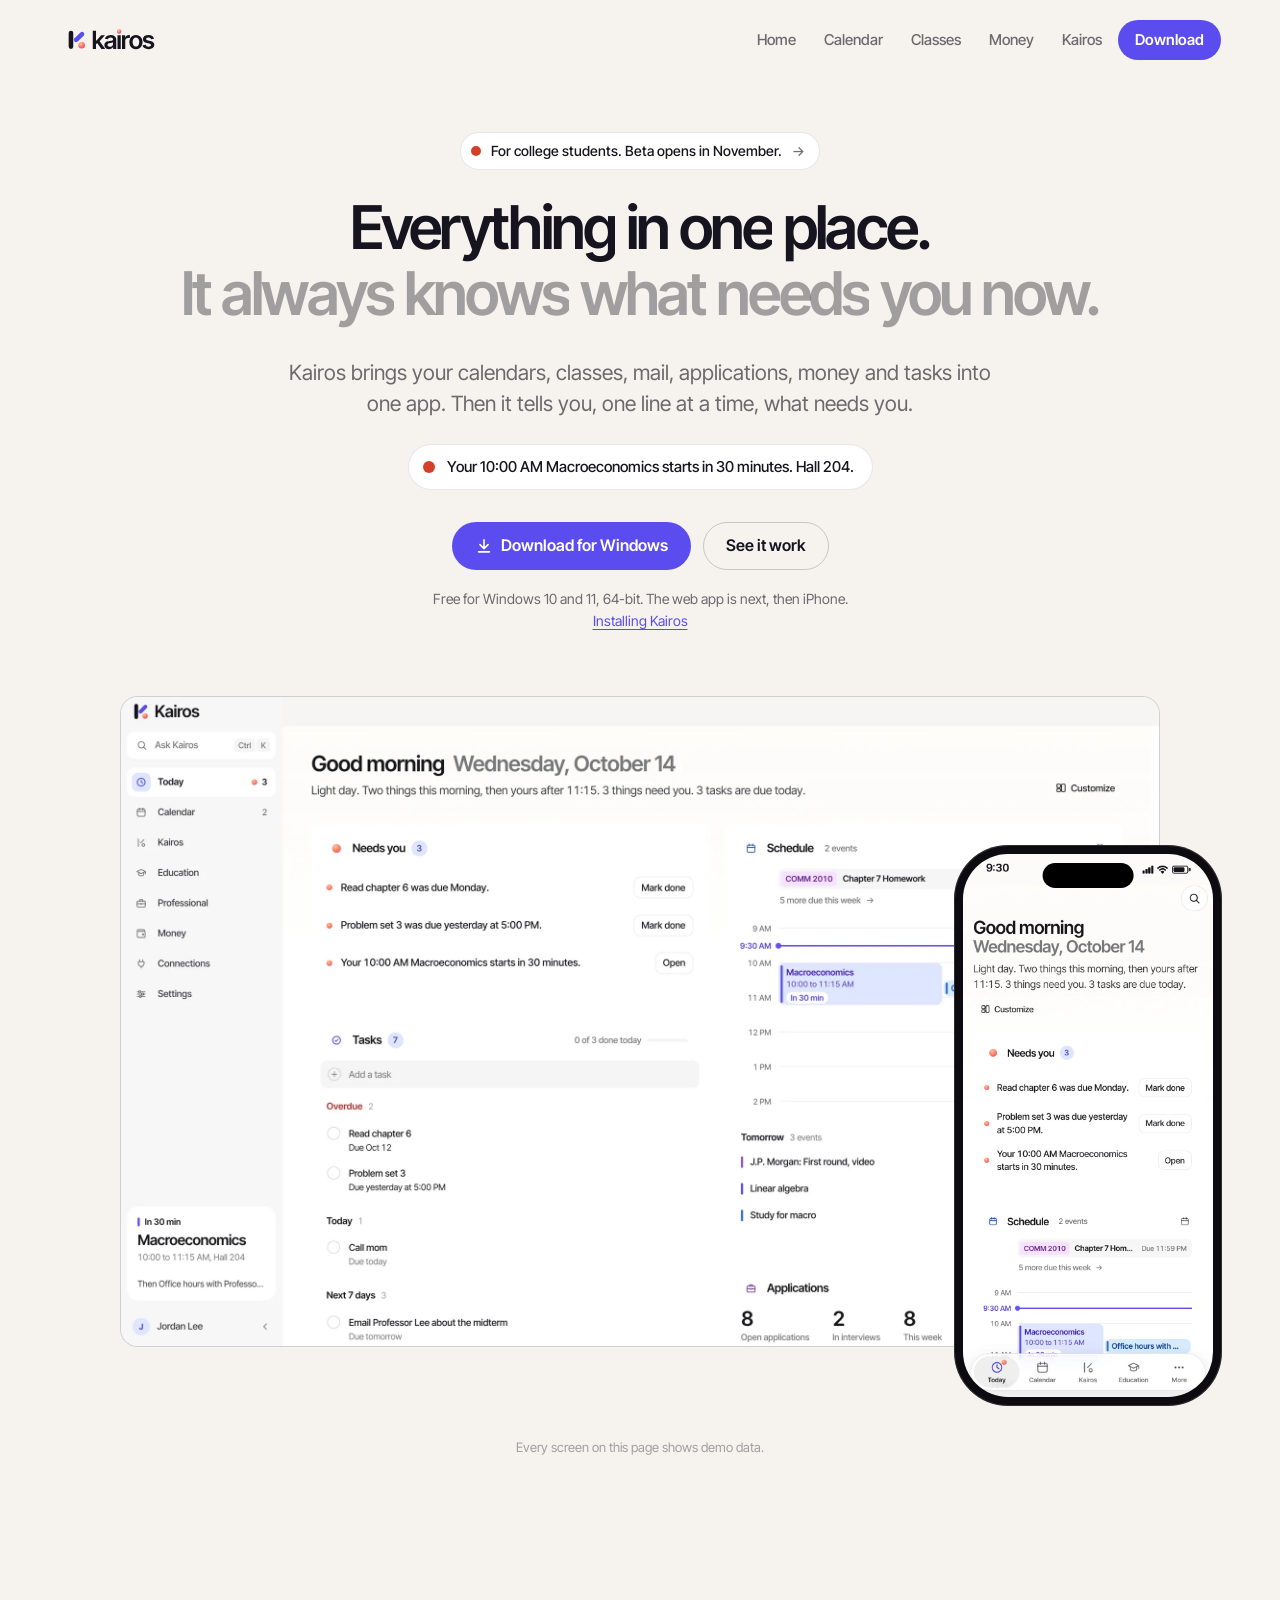
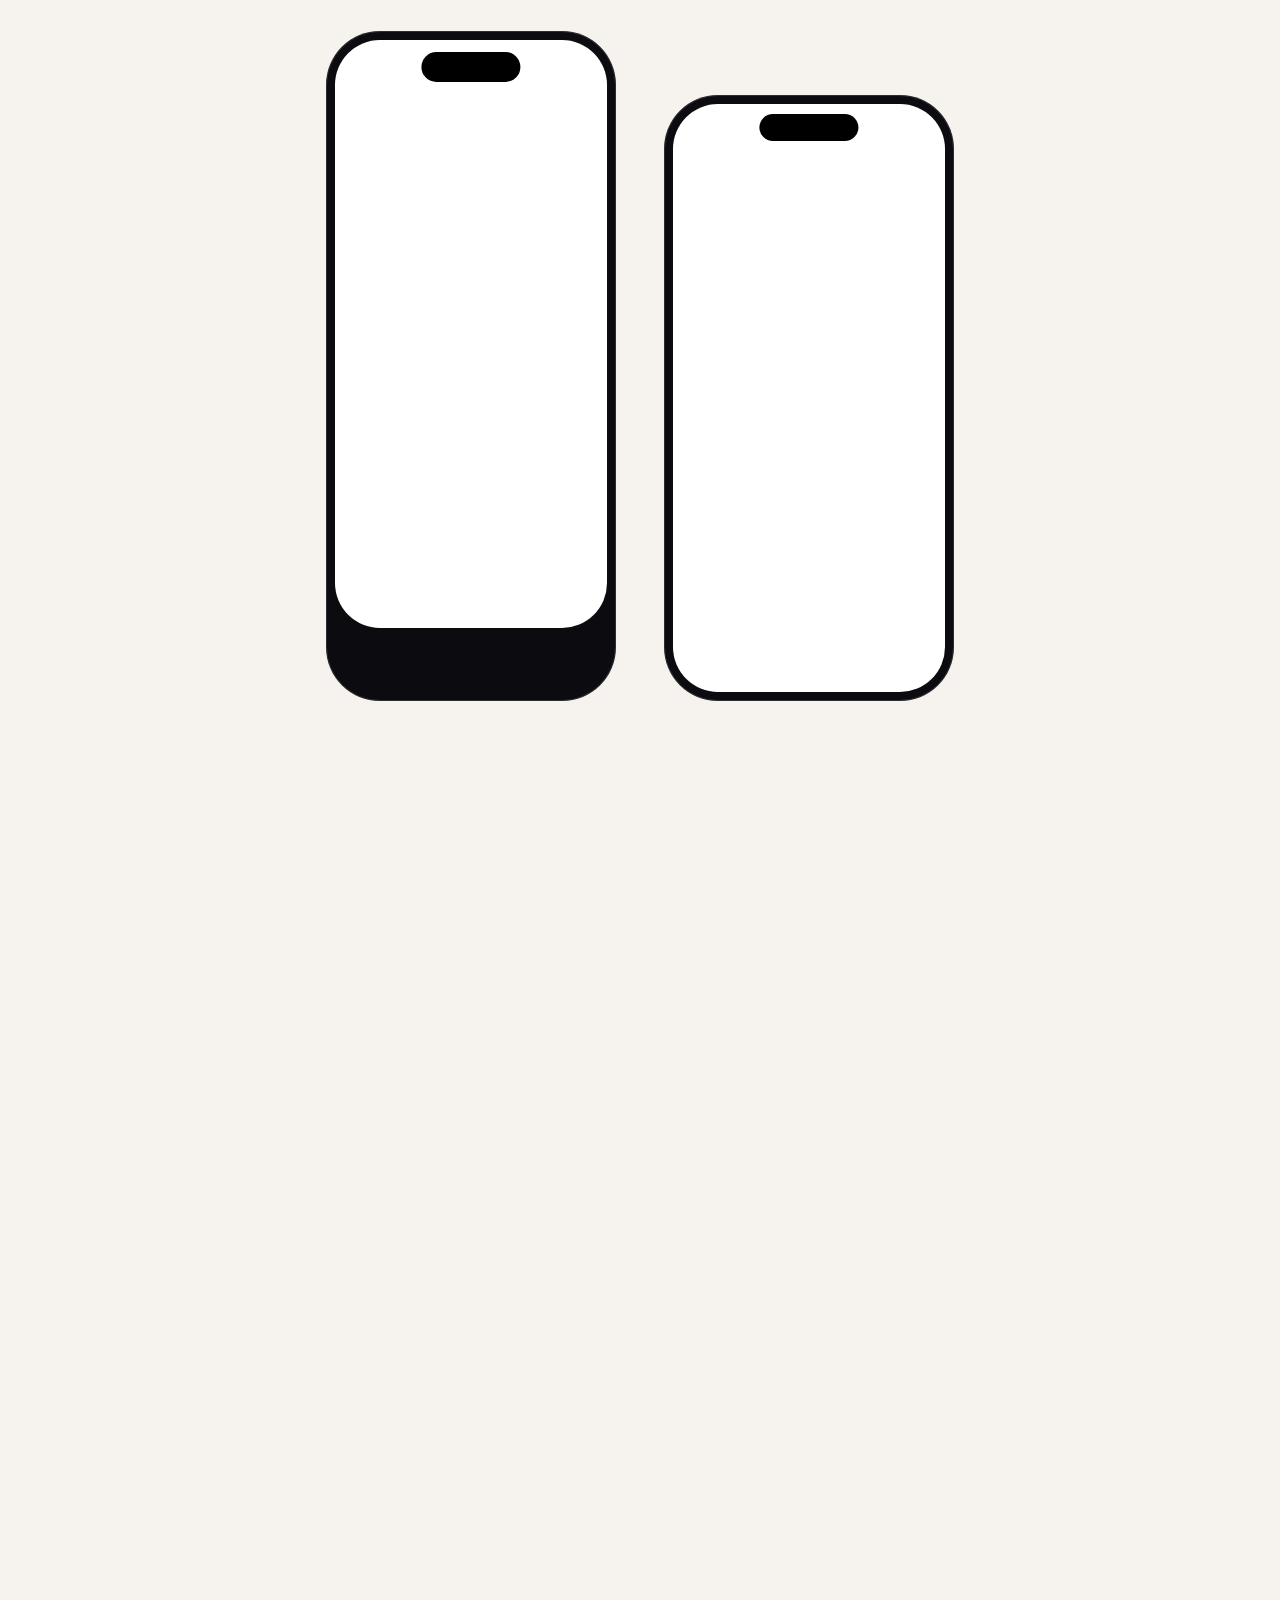
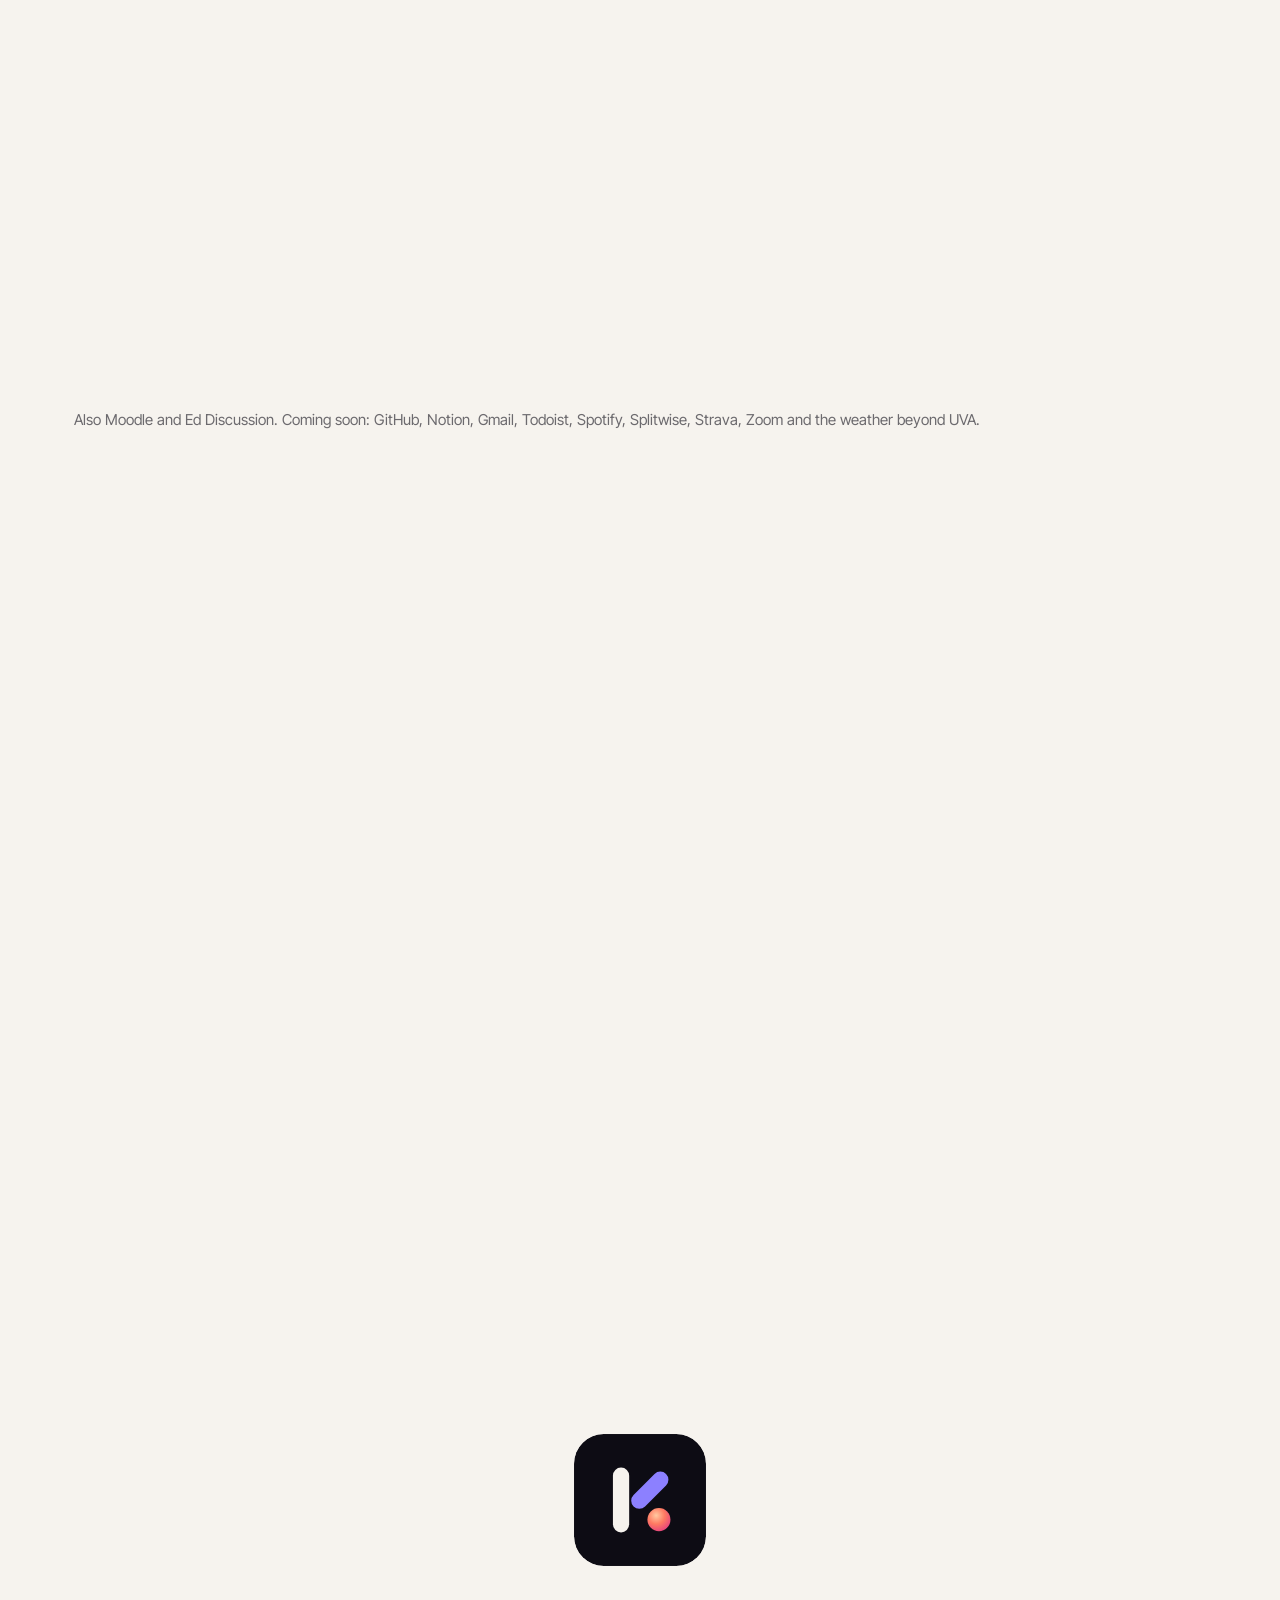
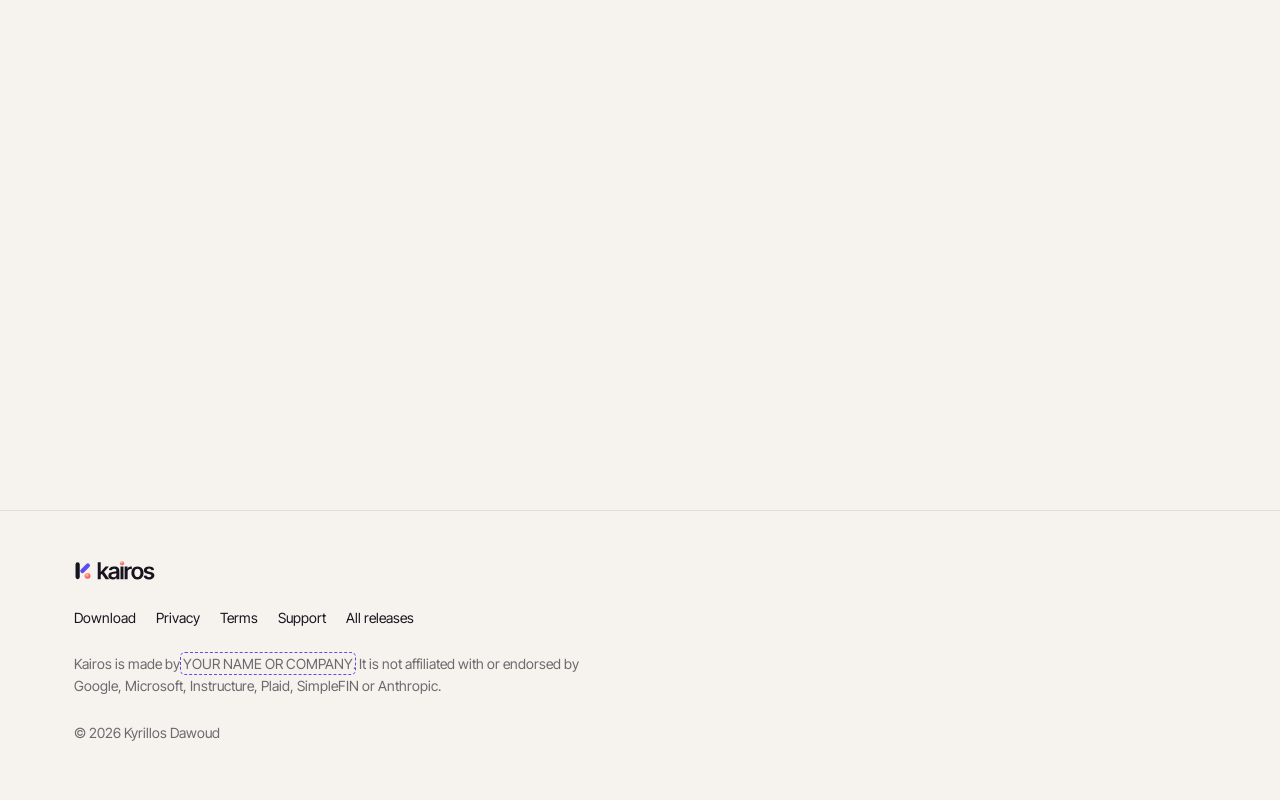
<file: index.html>
<!doctype html>
<!--
  OWNER: before the site goes public, replace YOUR NAME OR COMPANY on this page.
  Every placeholder is listed in docs/owner/going-public.md, step 1.
-->
<html lang="en">
<head>
  <meta charset="utf-8">
  <meta http-equiv="Content-Security-Policy" content="default-src 'self'; script-src 'self'; style-src 'self'; img-src 'self' data:; font-src 'self'; connect-src 'self'; object-src 'none'; base-uri 'none'; form-action 'none'">
  <meta name="viewport" content="width=device-width, initial-scale=1, viewport-fit=cover">
  <title>Kairos: everything in one place</title>
  <meta name="description" content="Kairos brings your calendars, classes, mail, applications, money and tasks into one app for students, and it always knows what needs you now.">
  <meta property="og:title" content="Kairos: everything in one place">
  <meta property="og:description" content="Your calendars, classes, money and tasks in one app. It always knows what needs you now.">
  <meta property="og:type" content="website">
  <meta name="color-scheme" content="light dark">
  <meta name="theme-color" content="#F6F3EE" media="(prefers-color-scheme: light)">
  <meta name="theme-color" content="#0D0C14" media="(prefers-color-scheme: dark)">
  <link rel="icon" href="favicon.ico" sizes="16x16 32x32 48x48 64x64">
  <link rel="icon" href="assets/brand/kairos-app-icon.svg" type="image/svg+xml">
  <link rel="apple-touch-icon" href="assets/brand/apple-touch-icon.png">
  <link rel="preload" href="assets/fonts/InterTight-Variable.ttf" as="font" type="font/ttf" crossorigin>
  <link rel="stylesheet" href="assets/brand/kairos.css">
  <link rel="stylesheet" href="assets/site.css">
  <script src="assets/boot.js"></script>
  <script src="assets/site.js" defer></script>
</head>
<body>
  <a class="skip" href="#main">Skip to content</a>

  <header class="site-header">
    <div class="nav-pill">
      <a class="brand" href="./" aria-label="Kairos home">
        <picture>
          <source srcset="assets/brand/kairos-lockup-reversed.svg" media="(prefers-color-scheme: dark)">
          <img src="assets/brand/kairos-lockup.svg" alt="Kairos" width="88" height="26">
        </picture>
      </a>
      <nav class="site-nav" aria-label="Main">
        <a class="nav-text" href="#today">Home</a>
        <a class="nav-text" href="#calendar">Calendar</a>
        <a class="nav-text" href="#classes">Classes</a>
        <a class="nav-text" href="#money">Money</a>
        <a class="nav-text" href="#kairos">Kairos</a>
        <a class="button small" href="https://github.com/KyrillosDawoud7/kairos-releases/releases/latest">Download</a>
      </nav>
    </div>
  </header>

  <main id="main">
    <section class="hero wrap" aria-labelledby="promise">
      <a class="beta-pill hero-in d0" href="#beta">
        <span class="orb" aria-hidden="true"></span>
        <span>For college students. Beta opens in November.</span>
        <span class="arrow" aria-hidden="true">&rarr;</span>
      </a>

      <h1 id="promise" class="hero-title">
        <span class="line"><span class="word"><span>Everything</span></span> <span class="word"><span>in</span></span> <span class="word"><span>one</span></span> <span class="word"><span>place.</span></span></span>
        <span class="line soft"><span class="word"><span>It</span></span> <span class="word"><span>always</span></span> <span class="word"><span>knows</span></span> <span class="word"><span>what</span></span> <span class="word"><span>needs</span></span> <span class="word"><span>you</span></span> <span class="word"><span>now.</span></span></span>
      </h1>

      <p class="hero-lede hero-in d1">Kairos brings your calendars, classes, mail, applications, money and tasks into one app. Then it tells you, one line at a time, what needs you.</p>

      <div class="live hero-in d2">
        <span class="orb" aria-hidden="true"></span>
        <span class="live-text">
          <span class="is-on">Your 10:00 AM Macroeconomics starts in 30 minutes. Hall 204.</span>
          <span>Problem set 3 was due yesterday at 5:00 PM.</span>
          <span>Roots Natural Kitchen charged you twice, $24.49 each.</span>
          <span>7:30 to 9:30 tomorrow is open. Your first class is at 10.</span>
        </span>
      </div>

      <div class="actions hero-in d3">
        <a class="button" data-magnetic href="https://github.com/KyrillosDawoud7/kairos-releases/releases/latest">
          <svg width="18" height="18" viewBox="0 0 20 20" fill="none" stroke="currentColor" stroke-width="1.8" stroke-linecap="round" stroke-linejoin="round" aria-hidden="true"><path d="M10 3v10M5.5 8.5 10 13l4.5-4.5M4 16.5h12"/></svg>
          Download for Windows
        </a>
        <a class="button quiet" href="#today">See it work</a>
      </div>
      <p class="note hero-in d4">Free for Windows 10 and 11, 64-bit. The web app is next, then iPhone. <a href="support.html#install">Installing Kairos</a></p>

      <div class="stage hero-in d2">
        <figure class="desk">
          <picture>
            <source srcset="assets/screens/desk-today-dark.webp" media="(prefers-color-scheme: dark)">
            <img src="assets/screens/desk-today-light.webp" width="2160" height="1350" fetchpriority="high" alt="Kairos Today on Wednesday, October 14: three things that need you, the tasks by due date and the day as a timeline with Macroeconomics at 10.">
          </picture>
        </figure>

        <div class="phone">
          <div class="island" data-state="open" data-loop aria-hidden="true">
            <div class="island-pill"><span class="orb"></span><span class="mins">30m</span></div>
            <div class="island-open">
              <span class="orb"></span>
              <span><strong>Macroeconomics</strong><small>Hall 204, 10:00 to 11:15</small></span>
              <span class="count">30<small>min</small></span>
              <span class="island-bar"><span></span></span>
            </div>
          </div>
          <div class="screen">
            <picture>
              <source srcset="assets/screens/phone-today-dark.webp" media="(prefers-color-scheme: dark)">
              <img src="assets/screens/phone-today-light.webp" width="780" height="1688" alt="Kairos Today on an iPhone, with the tab bar at the bottom.">
            </picture>
          </div>
        </div>

        <p class="chip chip-a"><span class="orb" aria-hidden="true"></span><span>Problem set 3 was due yesterday at 5:00 PM.<small>Needs you</small></span></p>
        <p class="chip chip-b"><i class="dot money" aria-hidden="true"></i><span>Charged twice at Roots Natural Kitchen.<small>$24.49 on Oct 10 and Oct 11</small></span></p>
        <p class="chip chip-c"><i class="dot iris" aria-hidden="true"></i><span>7:30 to 9:30 tomorrow is open.<small>Kairos</small></span></p>
      </div>
      <p class="stage-note">Every screen on this page shows demo data.</p>
    </section>

    <section class="section wrap hue-iris" id="today" aria-labelledby="today-title">
      <div class="split">
        <div class="section-head" data-reveal>
          <p class="eyebrow">Home</p>
          <h2 id="today-title">Three things need you. <span class="soft">Each has one action.</span></h2>
          <p>Kairos reads your calendar, classes, tasks and money, then puts up to 3 Moments at the top of Home. Do the thing and it leaves.</p>
          <ul class="facts">
            <li><strong>Up to 3 at a time,</strong> the closest first</li>
            <li><strong>One action each:</strong> Mark done, Open or Join</li>
            <li>The dot marks what needs you and nothing else</li>
          </ul>
        </div>

        <div class="panel moments-panel" data-reveal>
          <div class="panel-head">
            <span class="orb" aria-hidden="true"></span>
            <h3>Needs you</h3>
            <span class="badge num" aria-live="polite">3</span>
            <span class="panel-hint">Try it</span>
          </div>
          <ul class="moments">
            <li class="moment">
              <span class="orb" aria-hidden="true"></span>
              <p>Read chapter 6 was due Monday.<span class="when">COMM 2010</span></p>
              <button class="act" type="button">Mark done</button>
            </li>
            <li class="moment">
              <span class="orb" aria-hidden="true"></span>
              <p>Problem set 3 was due yesterday at 5:00 PM.<span class="when">ECON 3010</span></p>
              <button class="act" type="button">Mark done</button>
            </li>
            <li class="moment">
              <span class="orb" aria-hidden="true"></span>
              <p>Your 10:00 AM Macroeconomics starts in 30 minutes.<span class="when">Hall 204</span></p>
              <button class="act" type="button">Open</button>
            </li>
          </ul>
          <div class="calm">
            Nothing needs you right now. That is rare. Keep it.
            <small>That is what Today says when you are clear.</small>
            <button class="act" type="button">Show the 3 again</button>
          </div>
        </div>
      </div>
    </section>

    <section class="section wrap hue-cal" id="calendar" aria-labelledby="calendar-title">
      <div class="split flip">
        <div class="section-head" data-reveal>
          <p class="eyebrow">Calendar</p>
          <h2 id="calendar-title">Your whole week, <span class="soft">block by block.</span></h2>
          <p>Day, week, month and agenda, with every calendar in its own color. Google Calendar works both ways: move an event in Kairos and it moves in Google.</p>
          <ul class="facts">
            <li><strong>Type one line.</strong> "study for macro Thursday 7 to 9" lands at 7 PM on Thursday.</li>
            <li>Drag to move, drag the edge to resize, Undo for 8 seconds</li>
            <li>Any iCal link sits beside it, read only. Outlook is coming soon</li>
          </ul>
        </div>

        <div data-reveal>
          <div class="week" role="img" aria-label="The week of October 12: Macroeconomics Monday and Wednesday at 10, ECON 3010 at 2, a J.P. Morgan first round Thursday at 10, Linear algebra Tuesday and Thursday at 1, a history seminar Wednesday at 3:30 and a lab Friday at 1.">
            <span class="day" data-day="1">Mon 12</span>
            <span class="day" data-day="2">Tue 13</span>
            <span class="day today" data-day="3">Wed 14</span>
            <span class="day" data-day="4">Thu 15</span>
            <span class="day" data-day="5">Fri 16</span>

            <span class="hour" data-at="0">8 AM</span>
            <span class="hour" data-at="4">10</span>
            <span class="hour" data-at="8">12 PM</span>
            <span class="hour" data-at="12">2</span>
            <span class="hour" data-at="16">4</span>
            <span class="hour" data-at="20">6</span>
            <span class="hour" data-at="24">8</span>
            <span class="rule" data-at="0"></span>
            <span class="rule" data-at="4"></span>
            <span class="rule" data-at="8"></span>
            <span class="rule" data-at="12"></span>
            <span class="rule" data-at="16"></span>
            <span class="rule" data-at="20"></span>
            <span class="rule" data-at="24"></span>

            <span class="block class" data-day="1" data-at="4" data-len="3"><b>Macroeconomics</b><span>Hall 204</span></span>
            <span class="block teal" data-day="1" data-at="12" data-len="3"><b>ECON 3010</b><span>Monroe 130</span></span>
            <span class="block plum" data-day="2" data-at="10" data-len="3"><b>Linear algebra</b></span>
            <span class="block class" data-day="3" data-at="4" data-len="3"><b>Macroeconomics</b><span>Hall 204</span></span>
            <span class="block" data-day="3" data-at="7" data-len="1"><b>Office hours</b></span>
            <span class="block teal" data-day="3" data-at="12" data-len="3"><b>ECON 3010</b><span>Monroe 130</span></span>
            <span class="block career" data-day="3" data-at="15" data-len="5"><b>HIST 4501</b><span>Nau 241</span></span>
            <span class="block career" data-day="4" data-at="4" data-len="2"><b>J.P. Morgan</b><span>First round</span></span>
            <span class="block plum" data-day="4" data-at="10" data-len="3"><b>Linear algebra</b></span>
            <span class="block mine" data-day="5" data-at="10" data-len="2"><b>STAT 2120</b><span>Laboratory</span></span>
            <span class="block new" data-day="4" data-at="22" data-len="4"><b>Study for macro</b><span>7 to 9 PM</span></span>
            <span class="now" data-day="3" data-at="3" aria-hidden="true"></span>
          </div>
          <div class="quick" aria-hidden="true">
            <svg width="18" height="18" viewBox="0 0 20 20" fill="none" stroke="currentColor" stroke-width="1.8" stroke-linecap="round" aria-hidden="true"><path d="M10 4v12M4 10h12"/></svg>
            <span class="quick-text">study for macro Thursday 7 to 9</span>
            <span class="quick-result">Thu Oct 15, 7:00 to 9:00 PM</span>
          </div>
        </div>
      </div>
    </section>

    <section class="section wrap hue-teal" id="classes" aria-labelledby="classes-title">
      <div class="split">
        <div class="section-head" data-reveal>
          <p class="eyebrow">Classes</p>
          <h2 id="classes-title">Every class. <span class="soft">Every due date.</span></h2>
          <p>Canvas brings your courses, assignments, grades, files and announcements. Kairos lays out the week by day and folds class times into your calendar.</p>
          <ul class="facts">
            <li><strong>Week 8 of 16:</strong> the term as a line that fills in</li>
            <li>What is missing shows first, with the orb</li>
            <li>Import a syllabus and its due dates land in your week</li>
          </ul>
        </div>

        <div data-reveal>
          <div class="term" data-seen>
            <p class="term-head"><span>Week 8 of 16. <span class="num" data-count="54" data-duration="1400">54</span> days left.</span><span>49% through</span></p>
            <div class="segments" aria-hidden="true">
              <i class="done"></i><i class="done"></i><i class="done"></i><i class="done"></i><i class="done"></i><i class="done"></i><i class="done"></i><i class="done"></i><i></i><i></i><i></i><i></i><i></i><i></i><i></i><i></i>
            </div>
            <div class="figures">
              <p class="figure"><b class="num" data-count="6">6</b><span>due this week</span></p>
              <p class="figure missing"><b class="num" data-count="1">1</b><span><span class="orb" aria-hidden="true"></span>missing</span></p>
              <p class="figure"><b class="num" data-count="1">1</b><span>late this term</span></p>
              <p class="figure"><b class="num" data-count="4">4</b><span>handed in this week</span></p>
            </div>
          </div>
          <div class="class-cards" data-stagger>
            <p class="class-card teal" data-reveal><small>2:00 to 3:15 PM</small><b>ECON 3010</b><span>Microeconomic Theory, Monroe Hall 130</span></p>
            <p class="class-card orange" data-reveal><small>3:30 to 6:00 PM</small><b>HIST 4501</b><span>Major Seminar: Empires and Oceans, Nau Hall 241</span></p>
          </div>
        </div>
      </div>
    </section>

    <section class="section wrap hue-money" id="money" aria-labelledby="money-title">
      <div class="split flip">
        <div class="section-head" data-reveal>
          <p class="eyebrow">Money</p>
          <h2 id="money-title">Your money, <span class="soft">read only.</span></h2>
          <p>Connect banks and cards through Plaid or SimpleFIN Bridge. Kairos shows net worth, spending against last month by the same day, bills coming up and charges worth a look.</p>
          <ul class="facts">
            <li><strong>Kairos never moves money</strong> or makes a payment</li>
            <li>Totals computed in exact cents</li>
            <li>One correction moves every charge from that merchant</li>
          </ul>
        </div>

        <div class="panel" data-reveal>
          <p class="worth-label">Net worth</p>
          <p class="worth num"><span data-count="12578" data-prefix="$" data-duration="1800">$12,578</span><span class="cents">.74</span></p>
          <p class="worth-sub">$17,171.51 in assets, $4,592.77 owed</p>
          <svg class="chart" viewBox="0 0 660 210" role="img" aria-label="Net worth over 30 days, from about $14,000 down to $12,578.74.">
            <defs>
              <linearGradient id="money-fill" x1="0" y1="0" x2="0" y2="1">
                <stop offset="0" stop-color="#2E9B76" stop-opacity="0.22"/>
                <stop offset="1" stop-color="#2E9B76" stop-opacity="0"/>
              </linearGradient>
            </defs>
            <path class="area" d="M0 62 L40 64 L80 71 L110 73 L140 79 L190 80 L225 81 L258 62 L300 62 L345 67 L380 70 L410 152 L445 152 L480 153 L515 159 L545 160 L565 139 L585 147 L615 151 L645 166 L660 183 L660 210 L0 210 Z"/>
            <path class="line" pathLength="1" d="M0 62 L40 64 L80 71 L110 73 L140 79 L190 80 L225 81 L258 62 L300 62 L345 67 L380 70 L410 152 L445 152 L480 153 L515 159 L545 160 L565 139 L585 147 L615 151 L645 166 L660 183"/>
            <circle class="halo" cx="660" cy="183" r="12"/>
            <circle class="dot" cx="660" cy="183" r="5"/>
          </svg>
          <ul class="looks" data-stagger>
            <li data-reveal><span class="orb" aria-hidden="true"></span><p><b>Best Buy, $289.43</b><span>First charge from this merchant. Yesterday.</span></p></li>
            <li data-reveal><span class="orb" aria-hidden="true"></span><p><b>Roots Natural Kitchen, $24.49</b><span>Charged on Oct 10 and again on Oct 11.</span></p></li>
            <li data-reveal><span class="orb" aria-hidden="true"></span><p><b>Paramount+, $13.99</b><span>First charge from a subscription. A free trial may have ended.</span></p></li>
          </ul>
        </div>
      </div>
    </section>

    <section class="section wrap hue-iris" id="kairos" aria-labelledby="kairos-title">
      <div class="split">
        <div class="section-head" data-reveal>
          <p class="eyebrow">Kairos, the assistant</p>
          <h2 id="kairos-title">Ask in plain words. <span class="soft">Nothing changes until you apply it.</span></h2>
          <p>Kairos answers from your week, classes and money with Claude, remembers what matters to you and proposes changes you apply one by one.</p>
          <ul class="facts">
            <li><strong>$3 of Claude a month</strong> comes with every account, or use your own Anthropic key</li>
            <li>Ctrl K inside Kairos, Ctrl Alt K from any app</li>
            <li>Claude reads your money only when you ask about money</li>
          </ul>
        </div>

        <div class="panel chat" data-reveal>
          <p class="bubble">Plan my week around what is due</p>
          <p class="thought">Thought for 1 second</p>
          <p class="answer"><b>7:30 to 9:30 tomorrow is open.</b> Your first class starts at 10 AM. I propose a Deep work block there to get ahead of Problem set 4, due Friday at 5:00 PM.</p>
          <div class="proposal">
            <span class="orb" aria-hidden="true"></span>
            <span>Add event: Deep work, Thu Oct 15, 7:30 to 9:30 AM</span>
            <span class="acts">
              <button class="act" type="button">Skip</button>
              <button class="act primary" type="button">Apply</button>
            </span>
            <span class="applied" role="status">
              <svg width="16" height="16" viewBox="0 0 20 20" fill="none" stroke="currentColor" stroke-width="2" stroke-linecap="round" stroke-linejoin="round" aria-hidden="true"><path d="m4.5 10.5 3.5 3.5 7.5-8"/></svg>
              <span>Added to Thursday</span>
            </span>
          </div>
        </div>
      </div>
    </section>

    <section class="section wrap" id="screens" aria-labelledby="screens-title">
      <div class="section-head center" data-reveal>
        <p class="eyebrow">The app</p>
        <h2 id="screens-title">Every screen, <span class="soft">one demo week.</span></h2>
      </div>
      <div class="showcase" data-reveal>
        <div class="tabs" role="tablist" aria-label="Screens">
          <button type="button" role="tab" id="tab-today" aria-controls="pane-today" aria-selected="true">Home</button>
          <button type="button" role="tab" id="tab-calendar" aria-controls="pane-calendar" aria-selected="false" tabindex="-1">Calendar</button>
          <button type="button" role="tab" id="tab-classes" aria-controls="pane-classes" aria-selected="false" tabindex="-1">Classes</button>
          <button type="button" role="tab" id="tab-money" aria-controls="pane-money" aria-selected="false" tabindex="-1">Money</button>
          <button type="button" role="tab" id="tab-kairos" aria-controls="pane-kairos" aria-selected="false" tabindex="-1">Kairos</button>
        </div>
        <div class="desk panes">
          <div class="pane is-on" role="tabpanel" id="pane-today" aria-labelledby="tab-today">
            <picture>
              <source srcset="assets/screens/desk-today-dark.webp" media="(prefers-color-scheme: dark)">
              <img src="assets/screens/desk-today-light.webp" width="2160" height="1350" loading="lazy" alt="Today: three things that need you, the tasks by due date and the day as a timeline.">
            </picture>
          </div>
          <div class="pane" role="tabpanel" id="pane-calendar" aria-labelledby="tab-calendar">
            <picture>
              <source srcset="assets/screens/desk-calendar-dark.webp" media="(prefers-color-scheme: dark)">
              <img src="assets/screens/desk-calendar-light.webp" width="2160" height="1350" loading="lazy" alt="The week view with classes, an interview and study blocks, each calendar in its own color.">
            </picture>
          </div>
          <div class="pane" role="tabpanel" id="pane-classes" aria-labelledby="tab-classes">
            <picture>
              <source srcset="assets/screens/desk-education-dark.webp" media="(prefers-color-scheme: dark)">
              <img src="assets/screens/desk-education-light.webp" width="2160" height="1350" loading="lazy" alt="Education: week 8 of 16, what is due this week, today's classes and each course with its grade.">
            </picture>
          </div>
          <div class="pane" role="tabpanel" id="pane-money" aria-labelledby="tab-money">
            <picture>
              <source srcset="assets/screens/desk-money-dark.webp" media="(prefers-color-scheme: dark)">
              <img src="assets/screens/desk-money-light.webp" width="2160" height="1350" loading="lazy" alt="Money: net worth over 30 days, cash flow for October, charges worth a look and the accounts.">
            </picture>
          </div>
          <div class="pane" role="tabpanel" id="pane-kairos" aria-labelledby="tab-kairos">
            <picture>
              <source srcset="assets/screens/desk-kairos-dark.webp" media="(prefers-color-scheme: dark)">
              <img src="assets/screens/desk-kairos-light.webp" width="2160" height="1350" loading="lazy" alt="Kairos answering Plan my week around what is due, with a Deep work block to apply.">
            </picture>
          </div>
        </div>
      </div>
    </section>

    <section class="section wrap" id="phone" aria-labelledby="phone-title">
      <div class="section-head center" data-reveal>
        <p class="eyebrow">Phone</p>
        <h2 id="phone-title">On your phone next.</h2>
        <p>The same Kairos, laid out for a thumb: a tab bar, sheets that rise from the bottom and the screen's name at the top once you scroll.</p>
      </div>
      <div class="phones">
        <div class="phone">
          <div class="island" data-state="open" data-loop aria-hidden="true">
            <div class="island-pill"><span class="orb"></span><span class="mins">30m</span></div>
            <div class="island-open">
              <span class="orb"></span>
              <span><strong>Macroeconomics</strong><small>Hall 204, 10:00 to 11:15</small></span>
              <span class="count">30<small>min</small></span>
              <span class="island-bar"><span></span></span>
            </div>
          </div>
          <div class="screen">
            <picture>
              <source srcset="assets/screens/phone-calendar-dark.webp" media="(prefers-color-scheme: dark)">
              <img src="assets/screens/phone-calendar-light.webp" width="780" height="1688" loading="lazy" alt="The Kairos calendar on an iPhone, three days across.">
            </picture>
          </div>
        </div>
        <div class="phone">
          <div class="island" data-state="idle" aria-hidden="true">
            <div class="island-pill"></div>
          </div>
          <div class="screen">
            <picture>
              <source srcset="assets/screens/phone-money-dark.webp" media="(prefers-color-scheme: dark)">
              <img src="assets/screens/phone-money-light.webp" width="780" height="1688" loading="lazy" alt="Kairos Money on an iPhone: net worth and its line over 30 days.">
            </picture>
          </div>
        </div>
      </div>
      <ul class="platforms" data-stagger>
        <li data-reveal><span class="now">Now</span><b>Windows</b><span>Windows 10 and 11. It updates itself.</span></li>
        <li data-reveal><span class="next">Next</span><b>The web app</b><span>Any browser. Add it to your iPhone home screen.</span></li>
        <li data-reveal><span class="next">After launch</span><b>iPhone</b><span>Planned: your next class on the Lock Screen and in the Dynamic Island.</span></li>
      </ul>
    </section>

    <section class="section wrap connects" id="connects" aria-labelledby="connects-title">
      <div class="section-head center" data-reveal>
        <p class="eyebrow">Connections</p>
        <h2 id="connects-title">Connect what you use. <span class="soft">Or nothing at all.</span></h2>
        <p>Each connection is optional and asks first. Every one has a page that says what Kairos can do with it and what it never does.</p>
      </div>
      <div class="marquee" data-reveal>
        <ul class="marquee-row">
          <li><i class="h-cal"></i>Google Calendar</li><li><i class="h-iris"></i>Google Tasks</li><li><i class="h-teal"></i>Google Classroom</li><li><i class="h-cal"></i>Google Drive</li><li><i class="h-teal"></i>Moodle</li><li><i class="h-teal"></i>Ed Discussion</li><li><i class="h-teal"></i>Canvas</li><li><i class="h-money"></i>Plaid</li><li><i class="h-money"></i>SimpleFIN Bridge</li><li><i class="h-plum"></i>iCal feeds</li><li><i class="h-iris"></i>Claude</li>
          <li class="dup" aria-hidden="true"><i class="h-cal"></i>Google Calendar</li><li class="dup" aria-hidden="true"><i class="h-iris"></i>Google Tasks</li><li class="dup" aria-hidden="true"><i class="h-teal"></i>Google Classroom</li><li class="dup" aria-hidden="true"><i class="h-cal"></i>Google Drive</li><li class="dup" aria-hidden="true"><i class="h-teal"></i>Moodle</li><li class="dup" aria-hidden="true"><i class="h-teal"></i>Ed Discussion</li><li class="dup" aria-hidden="true"><i class="h-teal"></i>Canvas</li><li class="dup" aria-hidden="true"><i class="h-money"></i>Plaid</li><li class="dup" aria-hidden="true"><i class="h-money"></i>SimpleFIN Bridge</li><li class="dup" aria-hidden="true"><i class="h-plum"></i>iCal feeds</li><li class="dup" aria-hidden="true"><i class="h-iris"></i>Claude</li>
        </ul>
        <ul class="marquee-row back" aria-hidden="true">
          <li><i class="h-iris"></i>Read only banks</li><li><i class="h-cal"></i>Two way Google Calendar</li><li><i class="h-teal"></i>Grades and files</li><li><i class="h-career"></i>Applications and contacts</li><li><i class="h-money"></i>Exact cents</li><li><i class="h-iris"></i>Proposals you apply</li><li><i class="h-plum"></i>Light and dark</li><li><i class="h-cal"></i>Undo for 8 seconds</li>
          <li><i class="h-iris"></i>Read only banks</li><li><i class="h-cal"></i>Two way Google Calendar</li><li><i class="h-teal"></i>Grades and files</li><li><i class="h-career"></i>Applications and contacts</li><li><i class="h-money"></i>Exact cents</li><li><i class="h-iris"></i>Proposals you apply</li><li><i class="h-plum"></i>Light and dark</li><li><i class="h-cal"></i>Undo for 8 seconds</li>
        </ul>
      </div>
      <ul class="grid" data-stagger>
        <li class="card" data-reveal>
          <h3>Google Calendar</h3>
          <p class="maker">Google</p>
          <p>The calendars you show in Google Calendar. Events you change in Kairos change there too.</p>
        </li>
        <li class="card" data-reveal>
          <h3>Google Tasks, Drive and Classroom</h3>
          <p class="maker">Google</p>
          <p>Tasks kept in step both ways. Only the Drive files you pick. Classroom beside Canvas, read only.</p>
        </li>
        <li class="card" data-reveal>
          <h3>Outlook, To Do, OneDrive and Teams <span class="soon">Coming soon</span></h3>
          <p class="maker">Microsoft</p>
          <p>Your Outlook calendar both ways, the mail that needs you, To Do, OneDrive and Teams chats.</p>
        </li>
        <li class="card" data-reveal>
          <h3>Canvas</h3>
          <p class="maker">Instructure</p>
          <p>Courses, assignments, grades and files from your school's Canvas.</p>
        </li>
        <li class="card" data-reveal>
          <h3>Banks through Plaid</h3>
          <p class="maker">Plaid</p>
          <p>Accounts and transactions from your banks and cards, read only.</p>
        </li>
        <li class="card" data-reveal>
          <h3>Banks through SimpleFIN</h3>
          <p class="maker">SimpleFIN Bridge</p>
          <p>The same, through a SimpleFIN Bridge account you pay for yourself.</p>
        </li>
        <li class="card" data-reveal>
          <h3>Calendar feed</h3>
          <p class="maker">Any iCal link</p>
          <p>Any other calendar that publishes an iCal address.</p>
        </li>
        <li class="card" data-reveal>
          <h3>Claude</h3>
          <p class="maker">Anthropic</p>
          <p>Answers and plans in Kairos, through Kairos AI or your own API key.</p>
        </li>
      </ul>
      <p class="after-grid">Also Moodle and Ed Discussion. Coming soon: GitHub, Notion, Gmail, Todoist, Spotify, Splitwise, Strava, Zoom and the weather beyond UVA.</p>
    </section>

    <section class="section wrap" id="your-data" aria-labelledby="data-title">
      <div class="section-head" data-reveal>
        <p class="eyebrow">Your data</p>
        <h2 id="data-title">As little as it can, <span class="soft">as close to you as it can.</span></h2>
      </div>
      <ul class="grid two" data-stagger>
        <li class="card" data-reveal>
          <h3>Sign-ins stay on your computer.</h3>
          <p>Access to Google, Canvas and SimpleFIN Bridge is kept in Windows Credential Manager on your PC. Kairos's server never holds it.</p>
        </li>
        <li class="card" data-reveal>
          <h3>The server keeps what you make.</h3>
          <p>Your account, tasks, events, notes, the applications and contacts you track and what Kairos remembers about you sync through Kairos's server, readable only by your account. So does the link to each bank you connect through Plaid. Your conversations with Kairos stay on your computer.</p>
        </li>
        <li class="card" data-reveal>
          <h3>Claude reads only when you ask.</h3>
          <p>Your data goes to Anthropic only when you ask Kairos something, through Kairos AI or your own key. A picture of your screen goes only with a question you ask about it, one picture for that question, and never once you turn screen reading off.</p>
        </li>
        <li class="card" data-reveal>
          <h3>Nothing sold. No ads.</h3>
          <p>Kairos does not sell your data, show ads or use your data to train AI models. The app and this site have no analytics or trackers.</p>
        </li>
      </ul>
      <div class="actions" data-reveal>
        <a class="button quiet" href="privacy.html">Read the privacy policy</a>
        <a href="support.html#delete">Disconnect a service or delete your account</a>
      </div>
    </section>

    <section class="section wrap close" id="beta" aria-labelledby="close-title">
      <img class="big-mark" src="assets/brand/kairos-app-icon.svg" width="132" height="132" alt="" aria-hidden="true">
      <h2 id="close-title" data-reveal>Know what needs you now.</h2>
      <div class="actions" data-reveal>
        <a class="button" data-magnetic href="https://github.com/KyrillosDawoud7/kairos-releases/releases/latest">
          <svg width="18" height="18" viewBox="0 0 20 20" fill="none" stroke="currentColor" stroke-width="1.8" stroke-linecap="round" stroke-linejoin="round" aria-hidden="true"><path d="M10 3v10M5.5 8.5 10 13l4.5-4.5M4 16.5h12"/></svg>
          Download for Windows
        </a>
      </div>
      <p class="note" data-reveal>Free. Windows 10 and 11, 64-bit, for your account only, with no administrator rights. The installer is not code signed yet, so Windows may say it protected your PC: choose More info, then Run anyway.</p>
      <p class="note" data-reveal>A beta for 10 to 25 students opens in November. To join, write to us from <a href="support.html#contact">Support</a>.</p>
    </section>
  </main>

  <footer class="site-footer">
    <div class="wrap">
      <picture>
        <source srcset="assets/brand/kairos-lockup-reversed.svg" media="(prefers-color-scheme: dark)">
        <img src="assets/brand/kairos-lockup.svg" alt="Kairos" width="81" height="24">
      </picture>
      <ul class="footer-nav">
        <li><a href="https://github.com/KyrillosDawoud7/kairos-releases/releases/latest">Download</a></li>
        <li><a href="privacy.html">Privacy</a></li>
        <li><a href="terms.html">Terms</a></li>
        <li><a href="support.html">Support</a></li>
        <li><a href="https://github.com/KyrillosDawoud7/kairos-releases/releases">All releases</a></li>
      </ul>
      <p>Kairos is made by <span class="owner-fill">YOUR NAME OR COMPANY</span>. It is not affiliated with or endorsed by Google, Microsoft, Instructure, Plaid, SimpleFIN or Anthropic.</p>
      <p>&copy; 2026 Kyrillos Dawoud</p>
    </div>
  </footer>
</body>
</html>
</file>
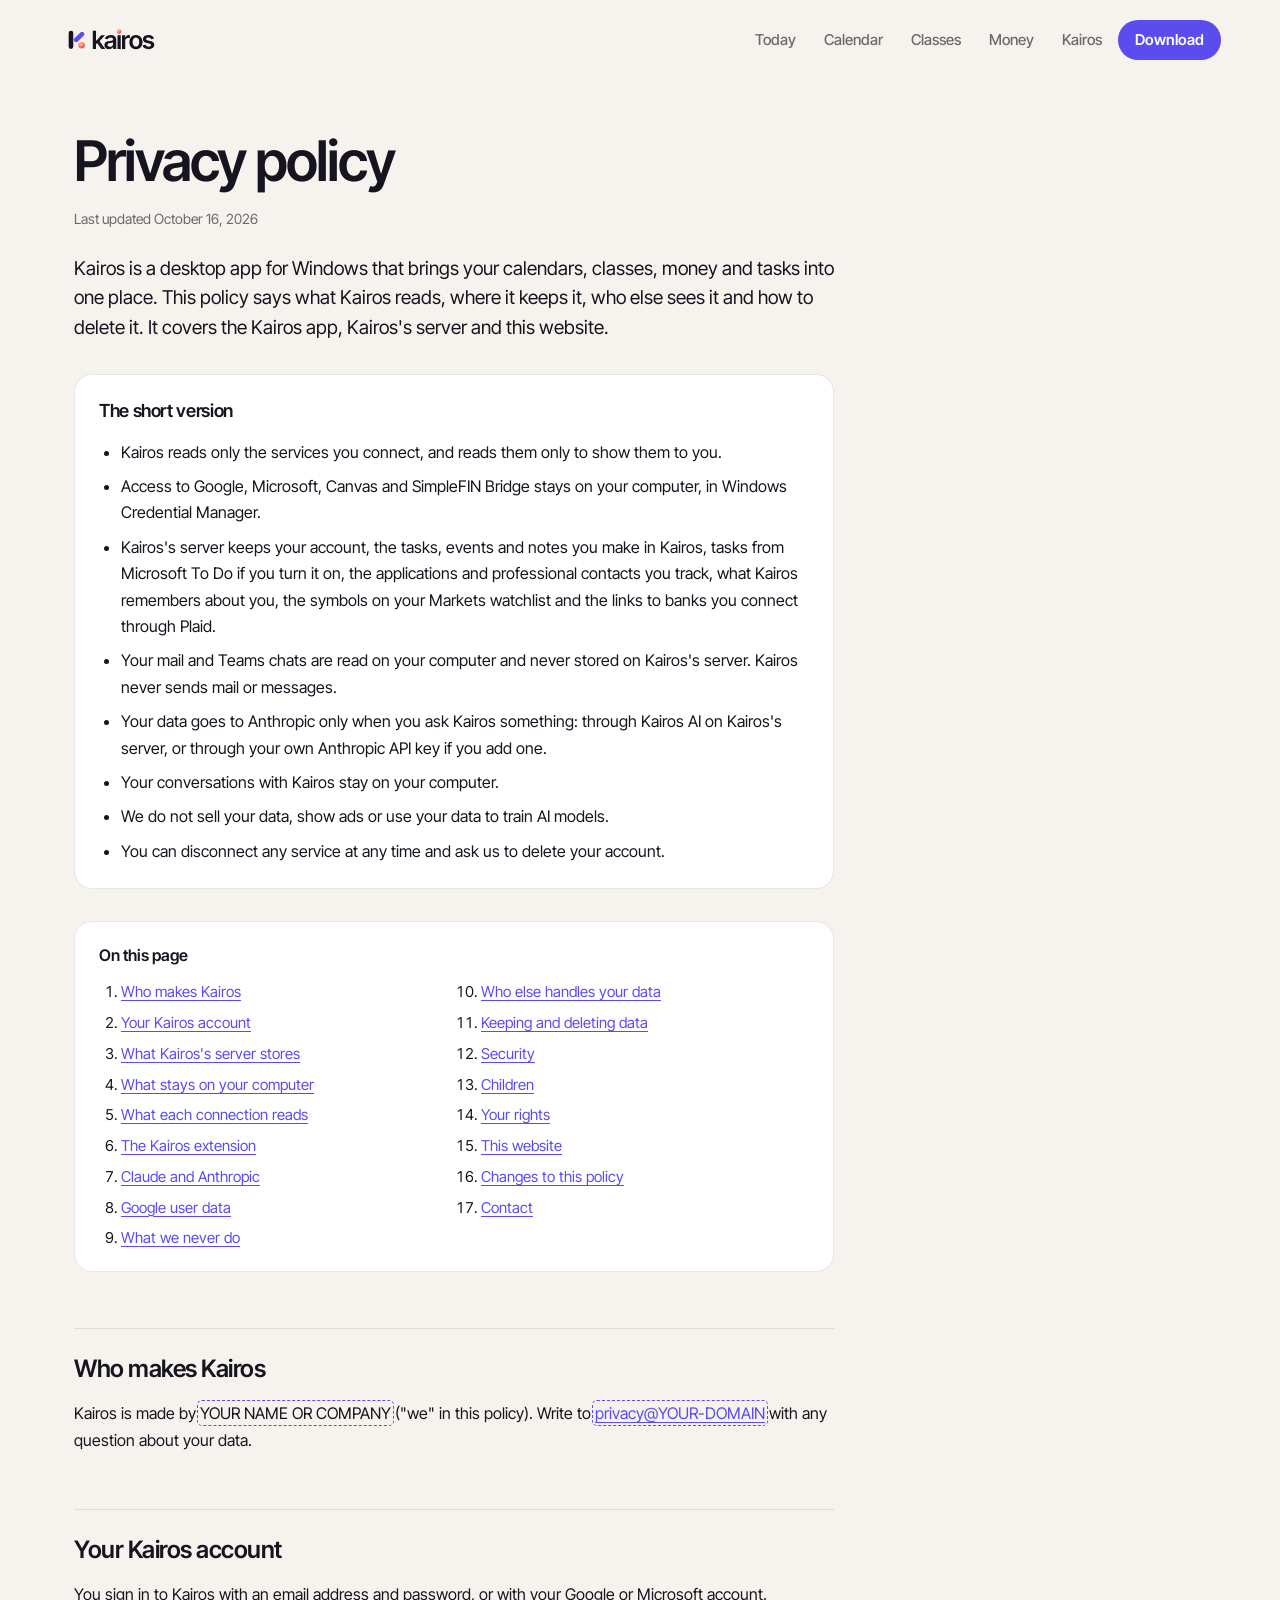
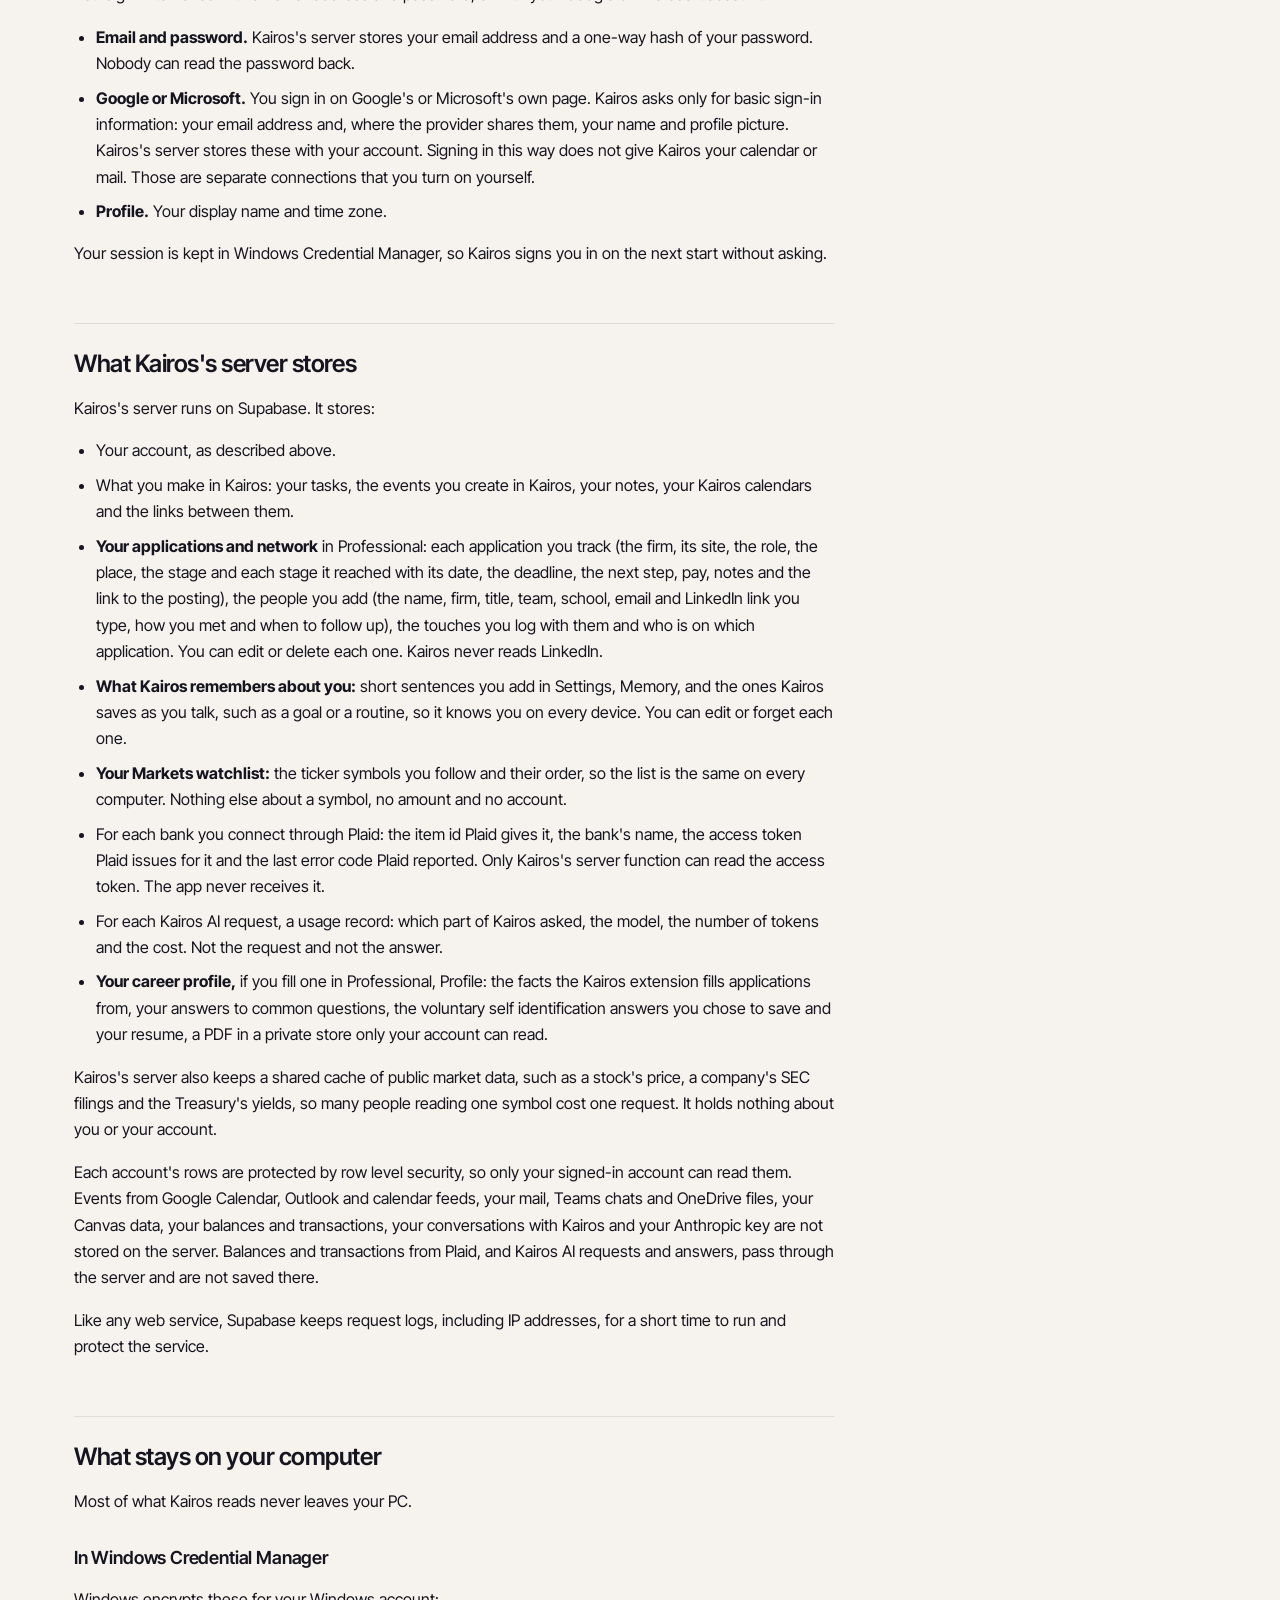
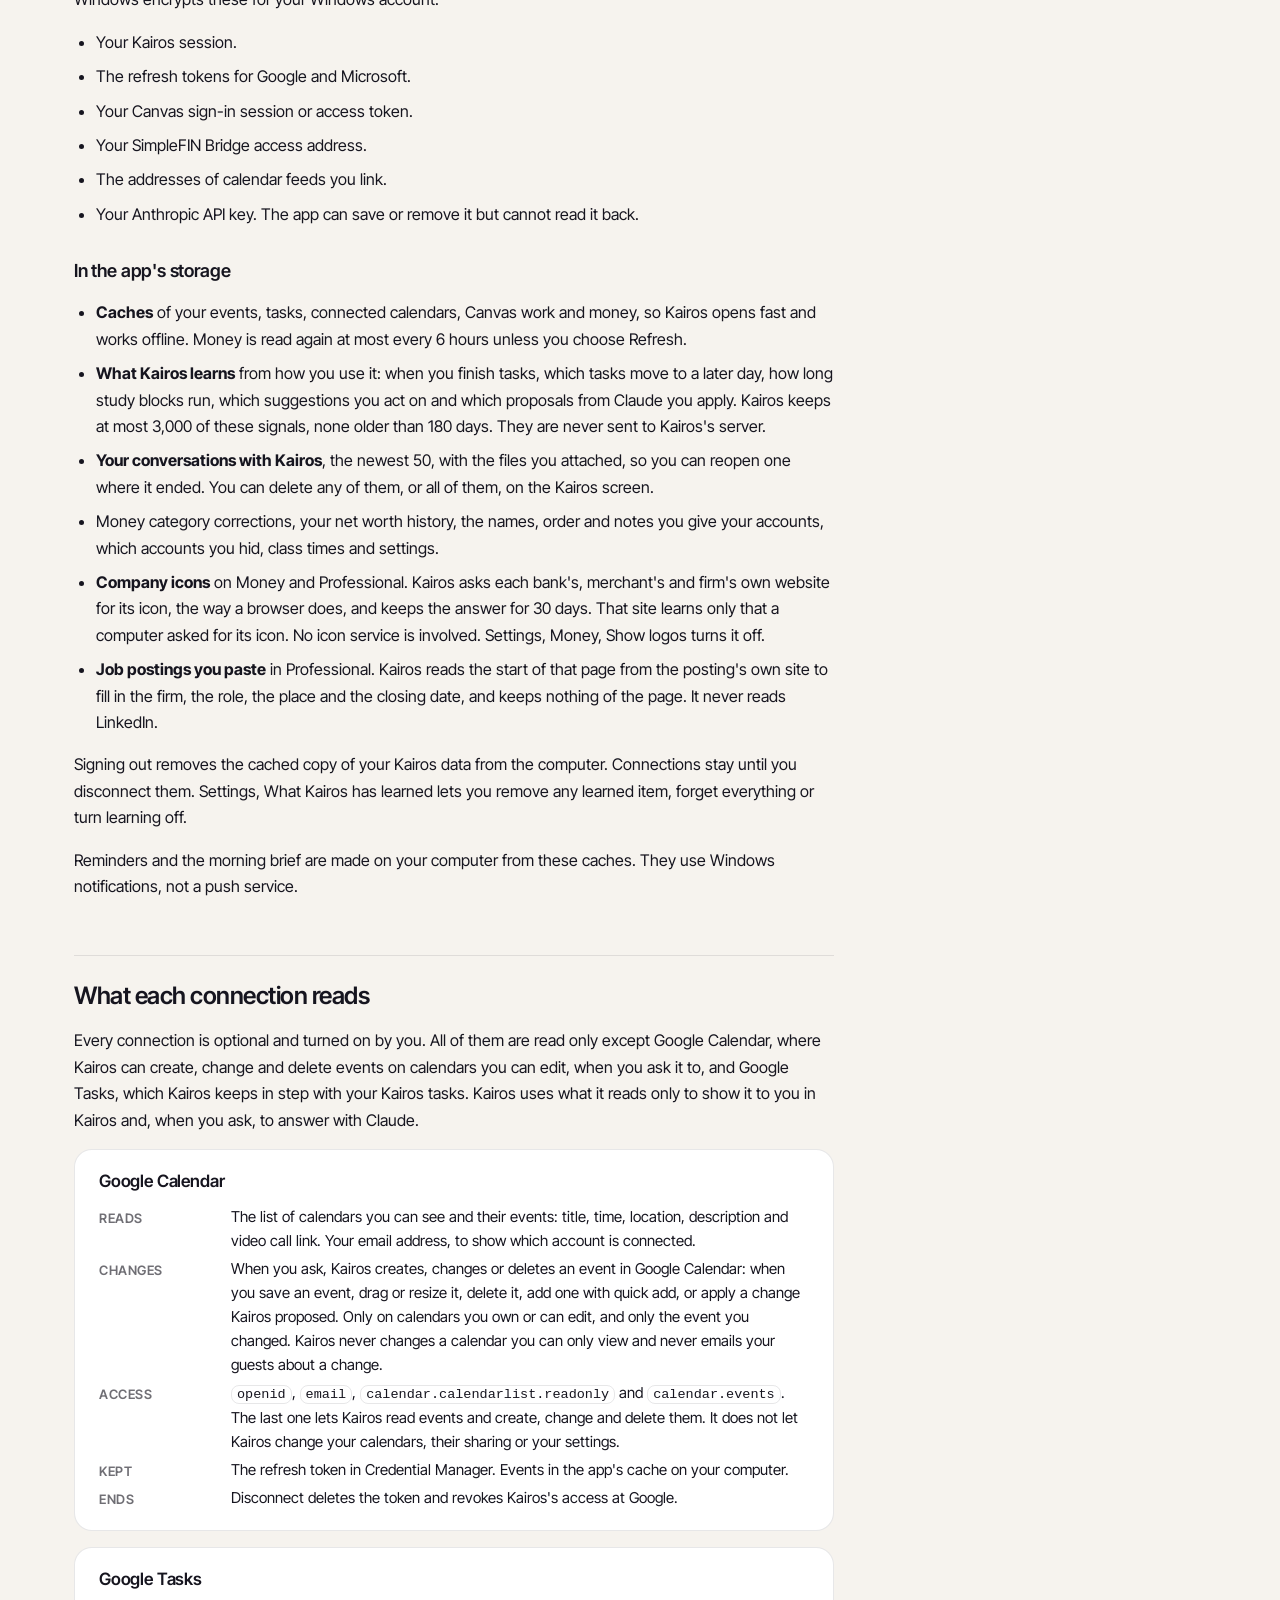
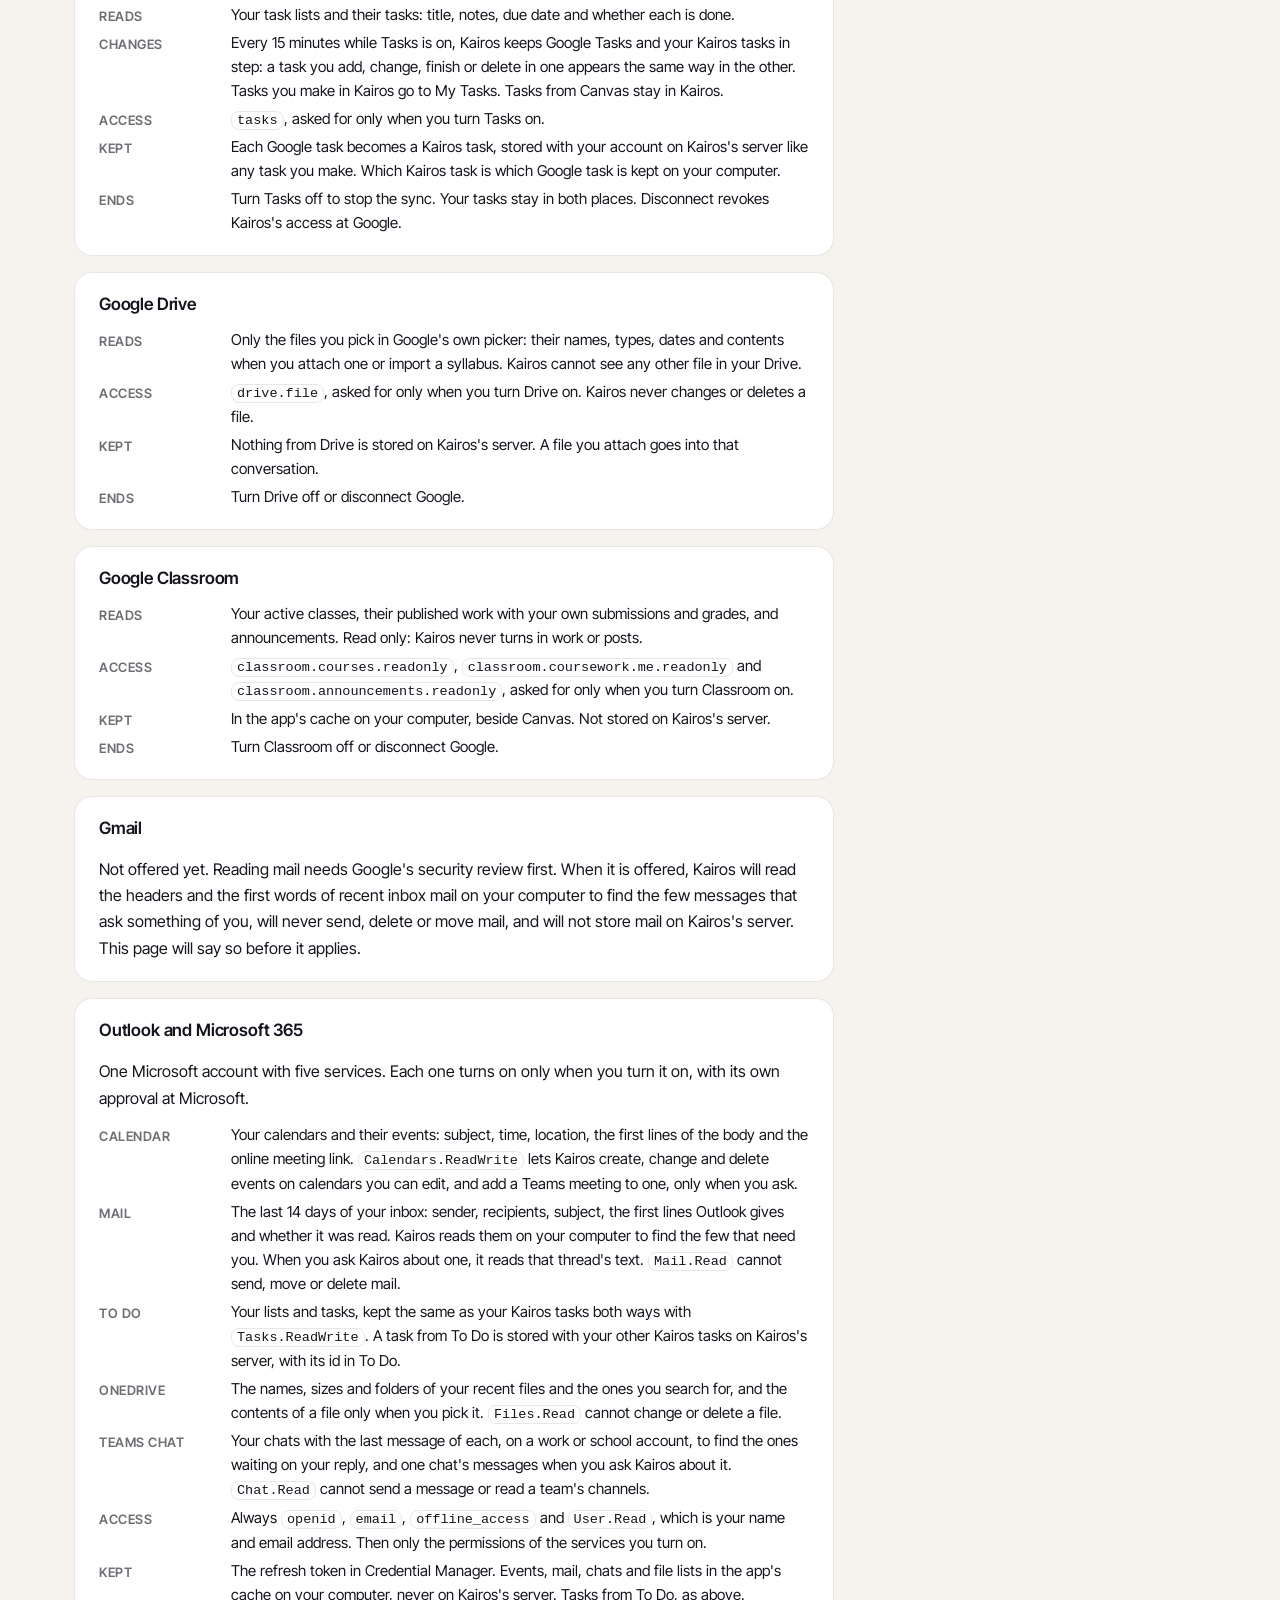
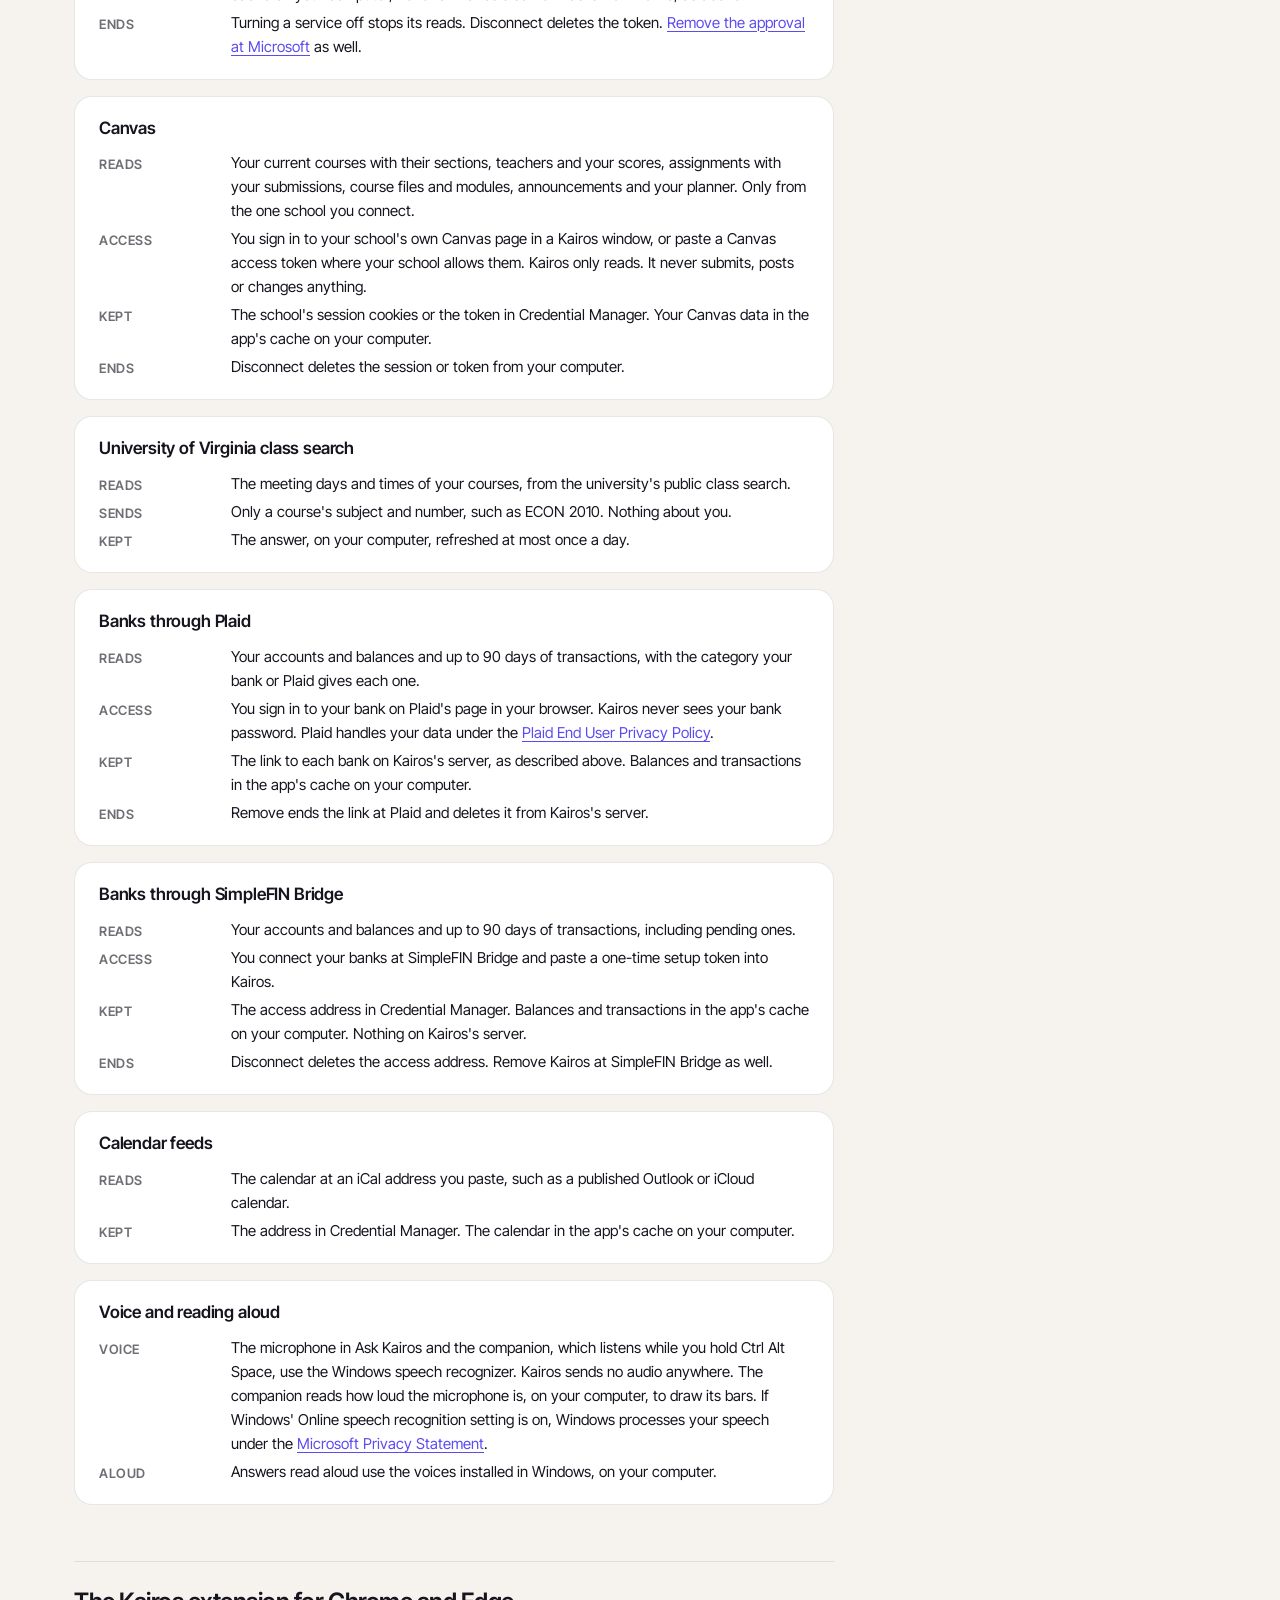
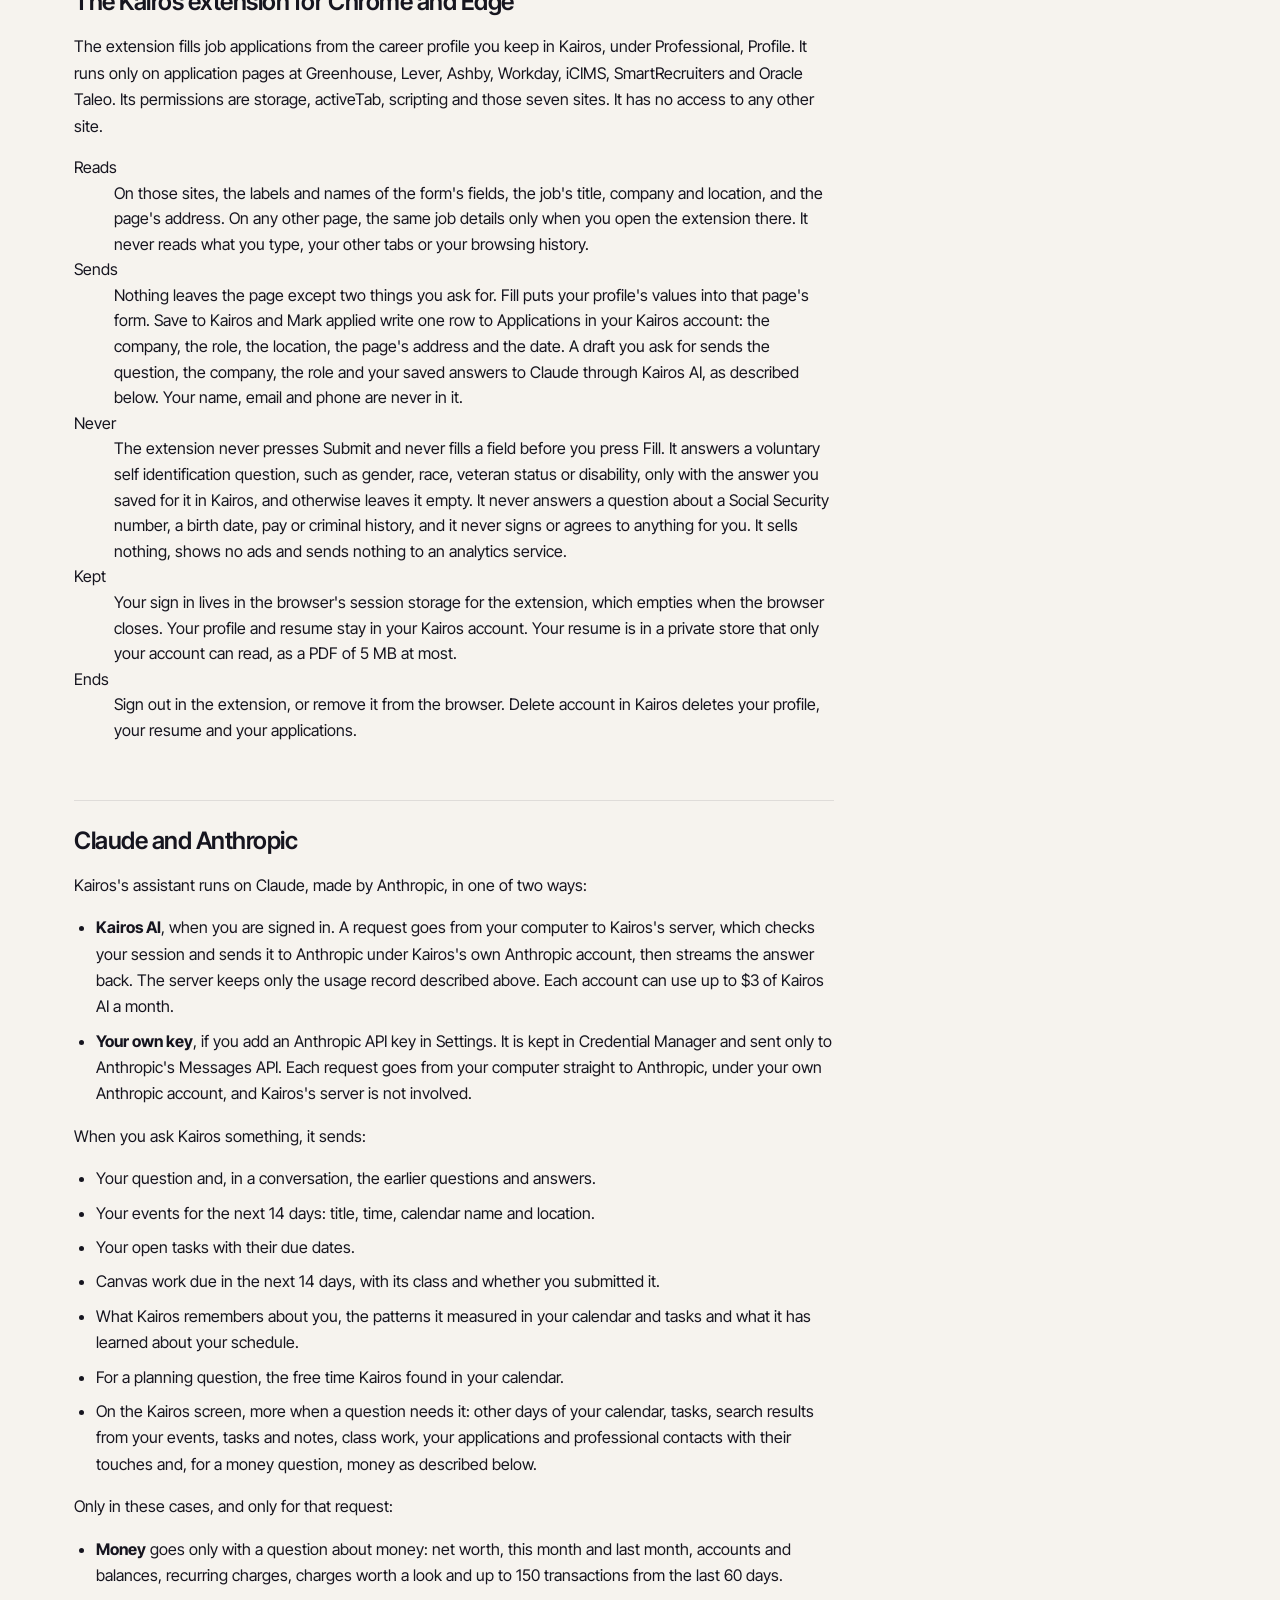
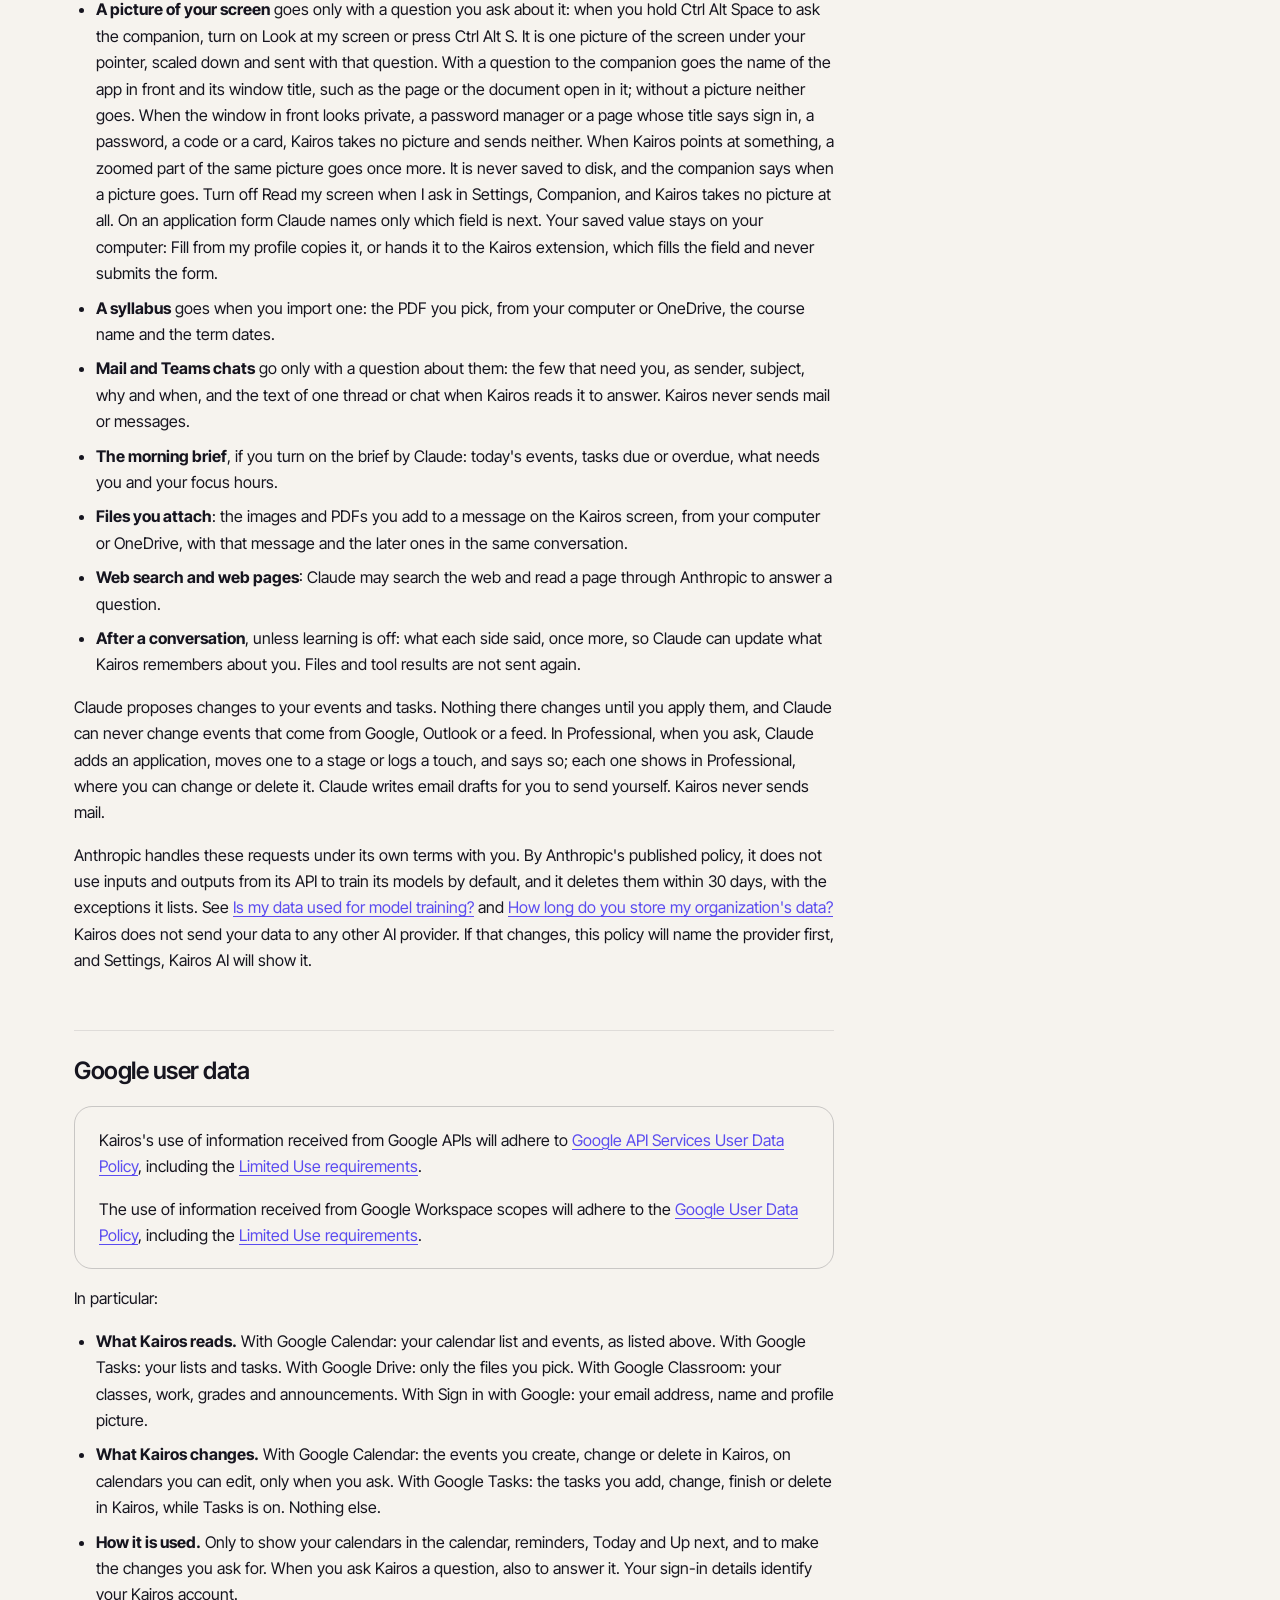
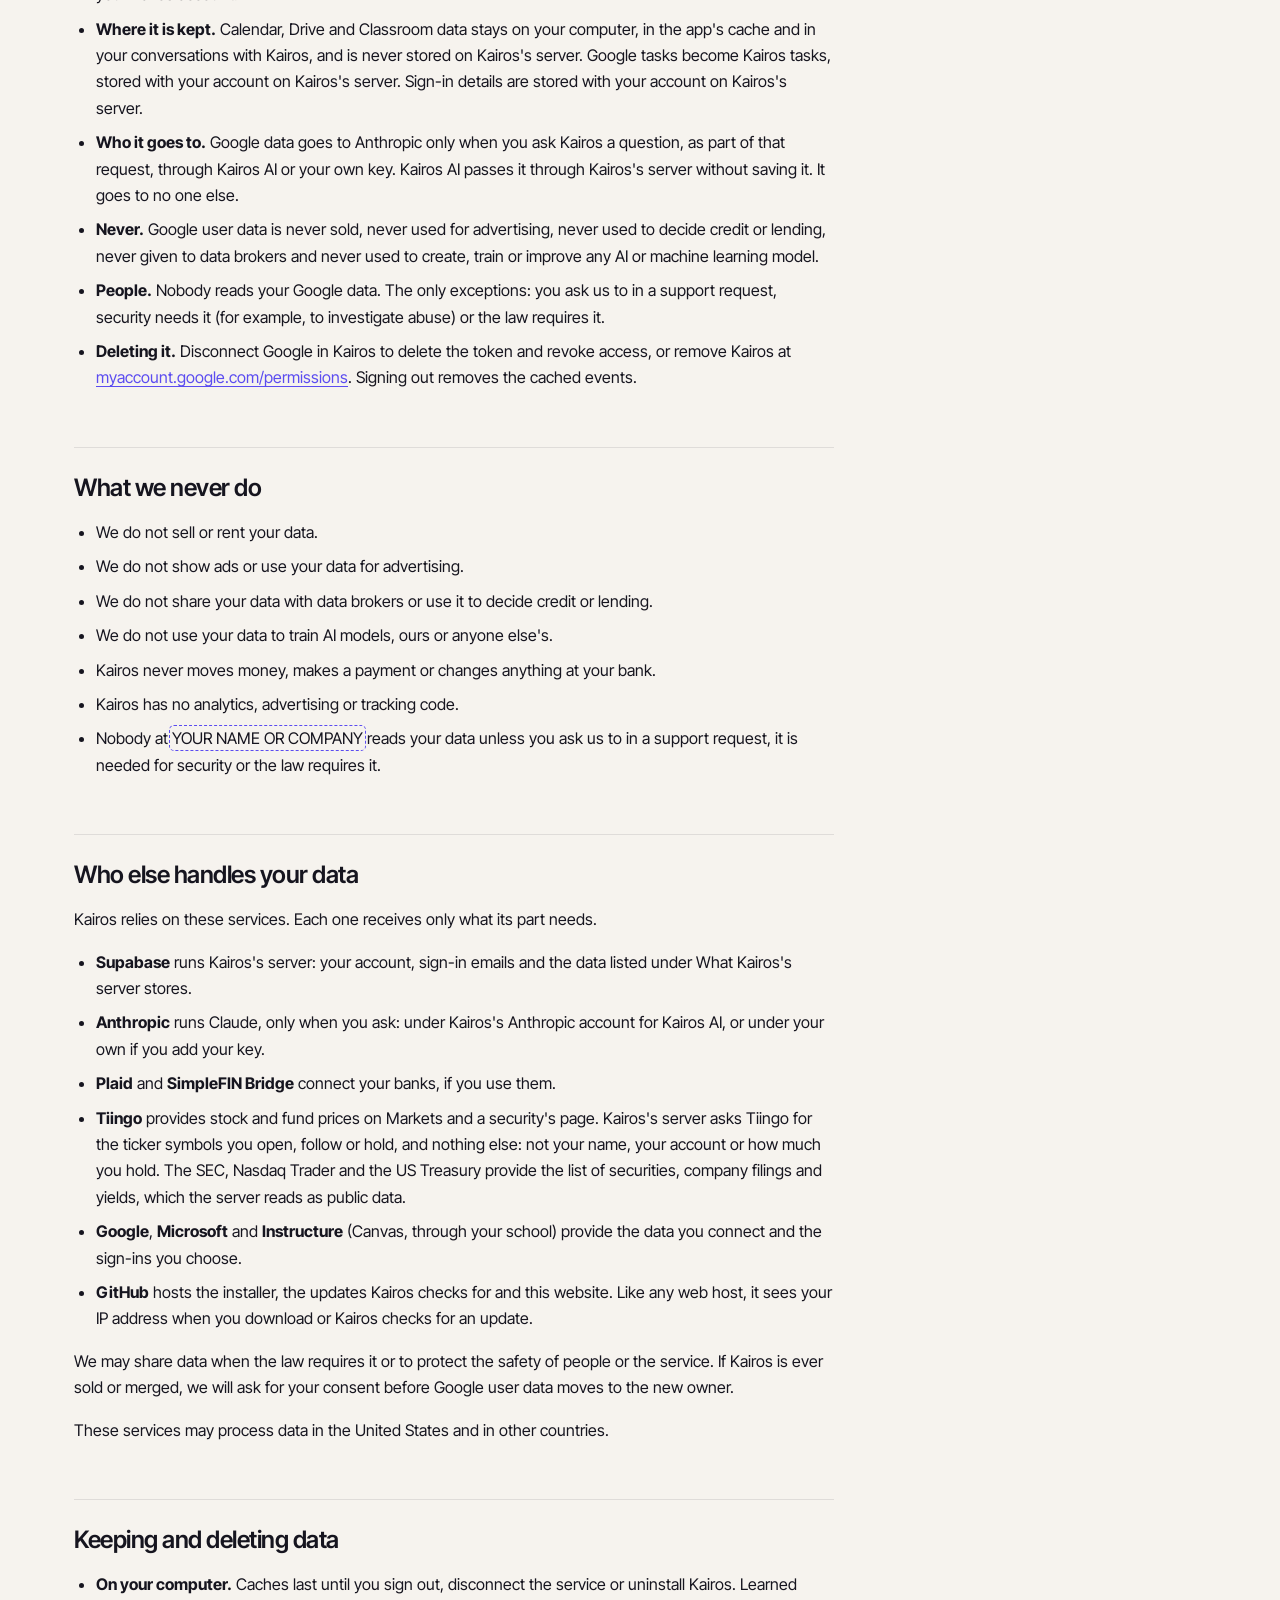
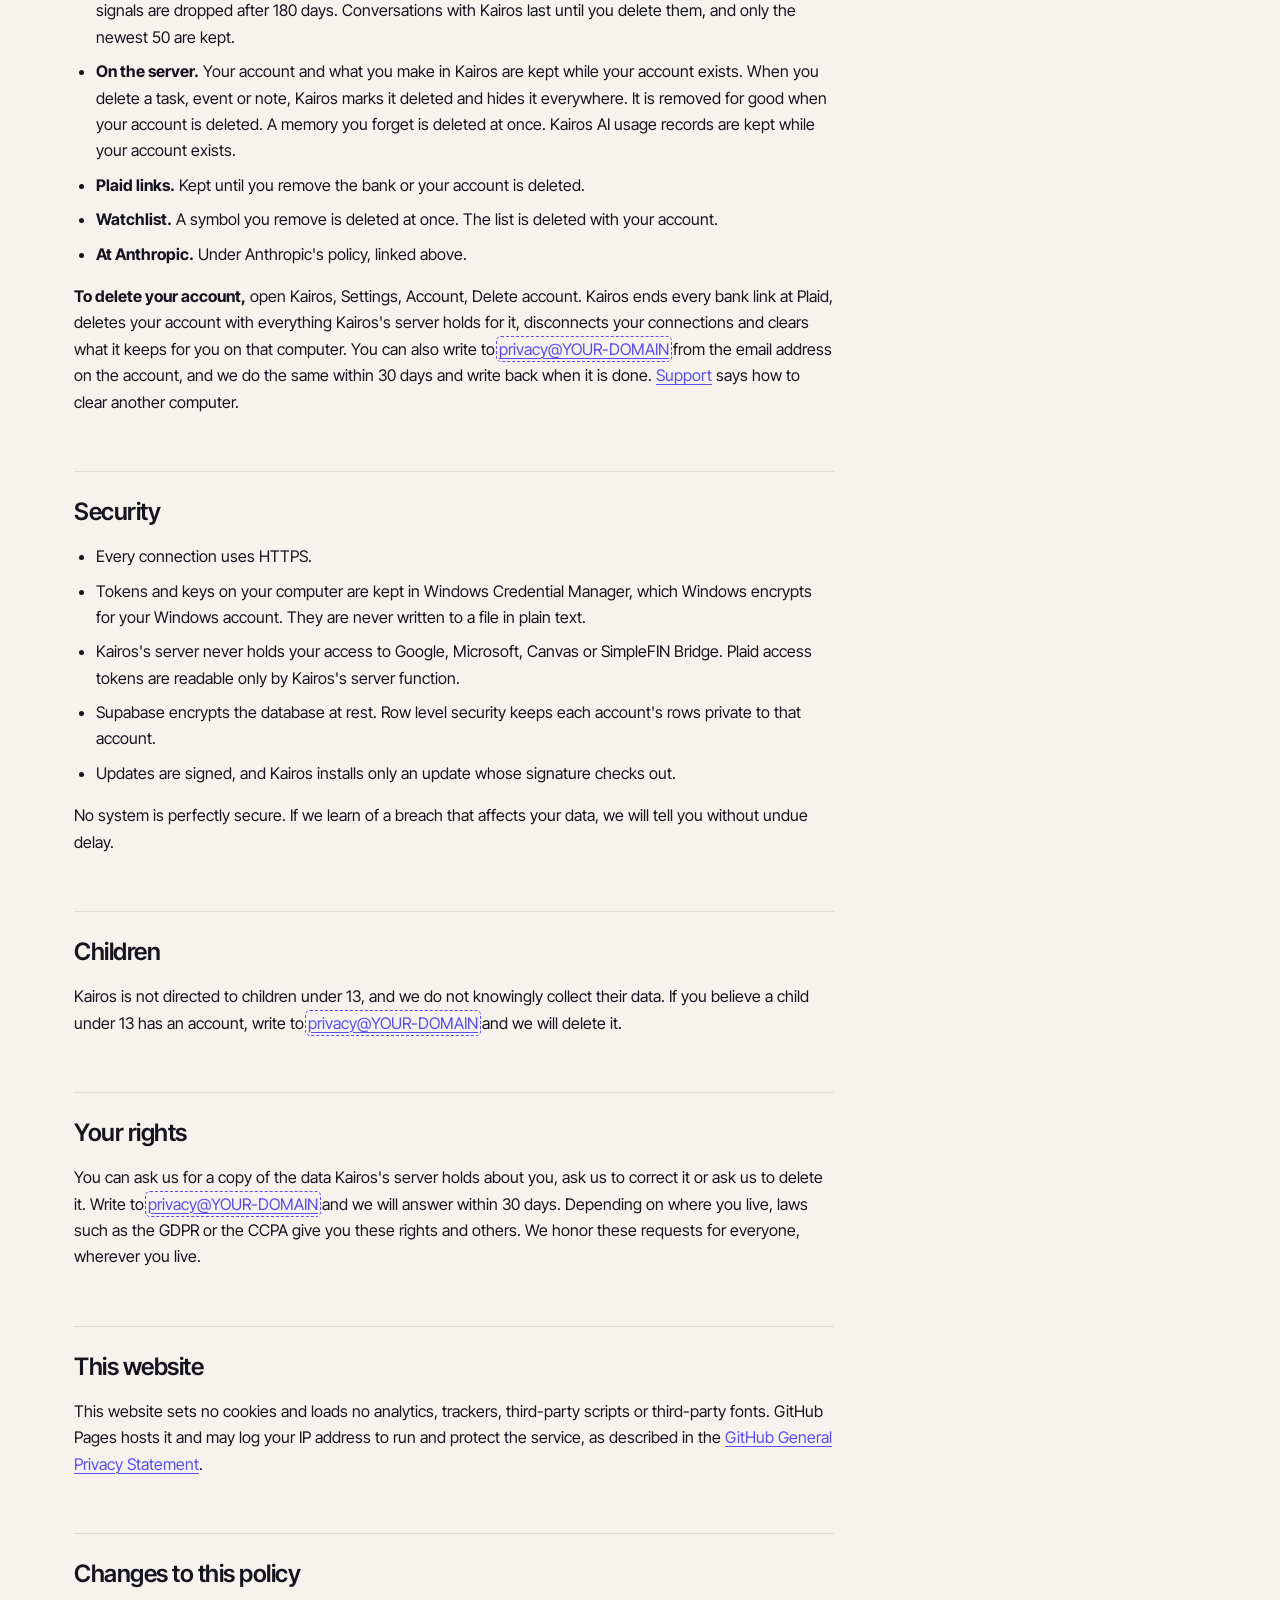
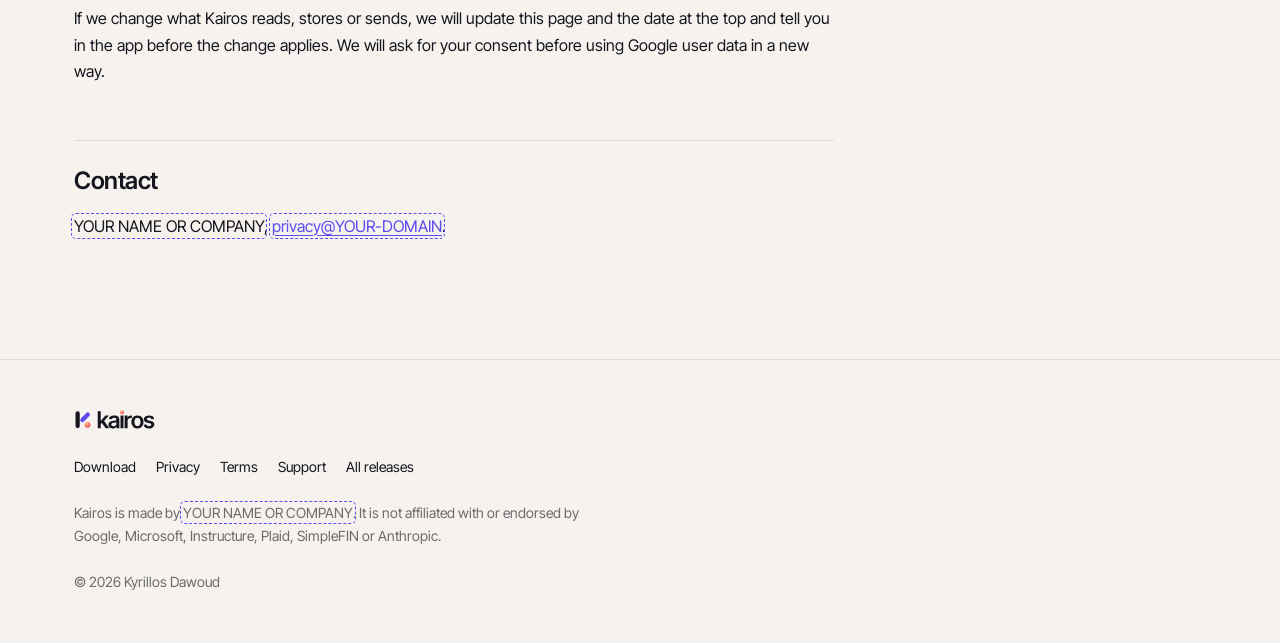
<file: privacy.html>
<!doctype html>
<!--
  OWNER: before the site goes public, replace YOUR NAME OR COMPANY and privacy@YOUR-DOMAIN on
  this page. Every placeholder is listed in docs/owner/going-public.md, step 1.

  This policy describes the code. When Kairos starts to read, store or send something new,
  change this page in the same pull request and update the date below.
-->
<html lang="en">
<head>
  <meta charset="utf-8">
  <meta http-equiv="Content-Security-Policy" content="default-src 'self'; script-src 'self'; style-src 'self'; img-src 'self' data:; font-src 'self'; connect-src 'self'; object-src 'none'; base-uri 'none'; form-action 'none'">
  <meta name="viewport" content="width=device-width, initial-scale=1, viewport-fit=cover">
  <title>Privacy policy: Kairos</title>
  <meta name="description" content="What Kairos reads, where it keeps it, who else sees it and how to delete it.">
  <meta name="color-scheme" content="light dark">
  <meta name="theme-color" content="#F6F3EE" media="(prefers-color-scheme: light)">
  <meta name="theme-color" content="#0D0C14" media="(prefers-color-scheme: dark)">
  <link rel="icon" href="favicon.ico" sizes="16x16 32x32 48x48 64x64">
  <link rel="icon" href="assets/brand/kairos-app-icon.svg" type="image/svg+xml">
  <link rel="apple-touch-icon" href="assets/brand/apple-touch-icon.png">
  <link rel="stylesheet" href="assets/brand/kairos.css">
  <link rel="stylesheet" href="assets/site.css">
  <script src="assets/boot.js"></script>
  <script src="assets/site.js" defer></script>
</head>
<body>
  <a class="skip" href="#main">Skip to content</a>

  <header class="site-header">
    <div class="nav-pill">
      <a class="brand" href="./" aria-label="Kairos home">
        <picture>
          <source srcset="assets/brand/kairos-lockup-reversed.svg" media="(prefers-color-scheme: dark)">
          <img src="assets/brand/kairos-lockup.svg" alt="Kairos" width="88" height="26">
        </picture>
      </a>
      <nav class="site-nav" aria-label="Main">
        <a class="nav-text" href="./#today">Today</a>
        <a class="nav-text" href="./#calendar">Calendar</a>
        <a class="nav-text" href="./#classes">Classes</a>
        <a class="nav-text" href="./#money">Money</a>
        <a class="nav-text" href="./#kairos">Kairos</a>
        <a class="button small" href="https://github.com/KyrillosDawoud7/kairos-releases/releases/latest">Download</a>
      </nav>
    </div>
  </header>

  <main id="main" class="wrap">
    <article class="doc">
      <h1>Privacy policy</h1>
      <p class="updated">Last updated October 16, 2026</p>
      <p class="intro">Kairos is a desktop app for Windows that brings your calendars, classes, money and tasks into one place. This policy says what Kairos reads, where it keeps it, who else sees it and how to delete it. It covers the Kairos app, Kairos's server and this website.</p>

      <section class="summary" aria-labelledby="short">
        <h2 id="short">The short version</h2>
        <ul>
          <li>Kairos reads only the services you connect, and reads them only to show them to you.</li>
          <li>Access to Google, Microsoft, Canvas and SimpleFIN Bridge stays on your computer, in Windows Credential Manager.</li>
          <li>Kairos's server keeps your account, the tasks, events and notes you make in Kairos, tasks from Microsoft To Do if you turn it on, the applications and professional contacts you track, what Kairos remembers about you, the symbols on your Markets watchlist and the links to banks you connect through Plaid.</li>
          <li>Your mail and Teams chats are read on your computer and never stored on Kairos's server. Kairos never sends mail or messages.</li>
          <li>Your data goes to Anthropic only when you ask Kairos something: through Kairos AI on Kairos's server, or through your own Anthropic API key if you add one.</li>
          <li>Your conversations with Kairos stay on your computer.</li>
          <li>We do not sell your data, show ads or use your data to train AI models.</li>
          <li>You can disconnect any service at any time and ask us to delete your account.</li>
        </ul>
      </section>

      <nav class="toc" aria-labelledby="toc-title">
        <p id="toc-title">On this page</p>
        <ol>
          <li><a href="#who">Who makes Kairos</a></li>
          <li><a href="#account">Your Kairos account</a></li>
          <li><a href="#server">What Kairos's server stores</a></li>
          <li><a href="#computer">What stays on your computer</a></li>
          <li><a href="#connections">What each connection reads</a></li>
          <li><a href="#extension">The Kairos extension</a></li>
          <li><a href="#claude">Claude and Anthropic</a></li>
          <li><a href="#google">Google user data</a></li>
          <li><a href="#never">What we never do</a></li>
          <li><a href="#providers">Who else handles your data</a></li>
          <li><a href="#retention">Keeping and deleting data</a></li>
          <li><a href="#security">Security</a></li>
          <li><a href="#children">Children</a></li>
          <li><a href="#rights">Your rights</a></li>
          <li><a href="#website">This website</a></li>
          <li><a href="#changes">Changes to this policy</a></li>
          <li><a href="#contact">Contact</a></li>
        </ol>
      </nav>

      <h2 id="who">Who makes Kairos</h2>
      <p>Kairos is made by <span class="owner-fill">YOUR NAME OR COMPANY</span> ("we" in this policy). Write to <a class="owner-fill" href="mailto:privacy@YOUR-DOMAIN">privacy@YOUR-DOMAIN</a> with any question about your data.</p>

      <h2 id="account">Your Kairos account</h2>
      <p>You sign in to Kairos with an email address and password, or with your Google or Microsoft account.</p>
      <ul>
        <li><strong>Email and password.</strong> Kairos's server stores your email address and a one-way hash of your password. Nobody can read the password back.</li>
        <li><strong>Google or Microsoft.</strong> You sign in on Google's or Microsoft's own page. Kairos asks only for basic sign-in information: your email address and, where the provider shares them, your name and profile picture. Kairos's server stores these with your account. Signing in this way does not give Kairos your calendar or mail. Those are separate connections that you turn on yourself.</li>
        <li><strong>Profile.</strong> Your display name and time zone.</li>
      </ul>
      <p>Your session is kept in Windows Credential Manager, so Kairos signs you in on the next start without asking.</p>

      <h2 id="server">What Kairos's server stores</h2>
      <p>Kairos's server runs on Supabase. It stores:</p>
      <ul>
        <li>Your account, as described above.</li>
        <li>What you make in Kairos: your tasks, the events you create in Kairos, your notes, your Kairos calendars and the links between them.</li>
        <li><strong>Your applications and network</strong> in Professional: each application you track (the firm, its site, the role, the place, the stage and each stage it reached with its date, the deadline, the next step, pay, notes and the link to the posting), the people you add (the name, firm, title, team, school, email and LinkedIn link you type, how you met and when to follow up), the touches you log with them and who is on which application. You can edit or delete each one. Kairos never reads LinkedIn.</li>
        <li><strong>What Kairos remembers about you:</strong> short sentences you add in Settings, Memory, and the ones Kairos saves as you talk, such as a goal or a routine, so it knows you on every device. You can edit or forget each one.</li>
        <li><strong>Your Markets watchlist:</strong> the ticker symbols you follow and their order, so the list is the same on every computer. Nothing else about a symbol, no amount and no account.</li>
        <li>For each bank you connect through Plaid: the item id Plaid gives it, the bank's name, the access token Plaid issues for it and the last error code Plaid reported. Only Kairos's server function can read the access token. The app never receives it.</li>
        <li>For each Kairos AI request, a usage record: which part of Kairos asked, the model, the number of tokens and the cost. Not the request and not the answer.</li>
        <li><strong>Your career profile,</strong> if you fill one in Professional, Profile: the facts the Kairos extension fills applications from, your answers to common questions, the voluntary self identification answers you chose to save and your resume, a PDF in a private store only your account can read.</li>
      </ul>
      <p>Kairos's server also keeps a shared cache of public market data, such as a stock's price, a company's SEC filings and the Treasury's yields, so many people reading one symbol cost one request. It holds nothing about you or your account.</p>
      <p>Each account's rows are protected by row level security, so only your signed-in account can read them. Events from Google Calendar, Outlook and calendar feeds, your mail, Teams chats and OneDrive files, your Canvas data, your balances and transactions, your conversations with Kairos and your Anthropic key are not stored on the server. Balances and transactions from Plaid, and Kairos AI requests and answers, pass through the server and are not saved there.</p>
      <p>Like any web service, Supabase keeps request logs, including IP addresses, for a short time to run and protect the service.</p>

      <h2 id="computer">What stays on your computer</h2>
      <p>Most of what Kairos reads never leaves your PC.</p>
      <h3>In Windows Credential Manager</h3>
      <p>Windows encrypts these for your Windows account:</p>
      <ul>
        <li>Your Kairos session.</li>
        <li>The refresh tokens for Google and Microsoft.</li>
        <li>Your Canvas sign-in session or access token.</li>
        <li>Your SimpleFIN Bridge access address.</li>
        <li>The addresses of calendar feeds you link.</li>
        <li>Your Anthropic API key. The app can save or remove it but cannot read it back.</li>
      </ul>
      <h3>In the app's storage</h3>
      <ul>
        <li><strong>Caches</strong> of your events, tasks, connected calendars, Canvas work and money, so Kairos opens fast and works offline. Money is read again at most every 6 hours unless you choose Refresh.</li>
        <li><strong>What Kairos learns</strong> from how you use it: when you finish tasks, which tasks move to a later day, how long study blocks run, which suggestions you act on and which proposals from Claude you apply. Kairos keeps at most 3,000 of these signals, none older than 180 days. They are never sent to Kairos's server.</li>
        <li><strong>Your conversations with Kairos</strong>, the newest 50, with the files you attached, so you can reopen one where it ended. You can delete any of them, or all of them, on the Kairos screen.</li>
        <li>Money category corrections, your net worth history, the names, order and notes you give your accounts, which accounts you hid, class times and settings.</li>
        <li><strong>Company icons</strong> on Money and Professional. Kairos asks each bank's, merchant's and firm's own website for its icon, the way a browser does, and keeps the answer for 30 days. That site learns only that a computer asked for its icon. No icon service is involved. Settings, Money, Show logos turns it off.</li>
        <li><strong>Job postings you paste</strong> in Professional. Kairos reads the start of that page from the posting's own site to fill in the firm, the role, the place and the closing date, and keeps nothing of the page. It never reads LinkedIn.</li>
      </ul>
      <p>Signing out removes the cached copy of your Kairos data from the computer. Connections stay until you disconnect them. Settings, What Kairos has learned lets you remove any learned item, forget everything or turn learning off.</p>
      <p>Reminders and the morning brief are made on your computer from these caches. They use Windows notifications, not a push service.</p>

      <h2 id="connections">What each connection reads</h2>
      <p>Every connection is optional and turned on by you. All of them are read only except Google Calendar, where Kairos can create, change and delete events on calendars you can edit, when you ask it to, and Google Tasks, which Kairos keeps in step with your Kairos tasks. Kairos uses what it reads only to show it to you in Kairos and, when you ask, to answer with Claude.</p>

      <section class="service" aria-labelledby="c-google">
        <h3 id="c-google">Google Calendar</h3>
        <dl>
          <dt>Reads</dt>
          <dd>The list of calendars you can see and their events: title, time, location, description and video call link. Your email address, to show which account is connected.</dd>
          <dt>Changes</dt>
          <dd>When you ask, Kairos creates, changes or deletes an event in Google Calendar: when you save an event, drag or resize it, delete it, add one with quick add, or apply a change Kairos proposed. Only on calendars you own or can edit, and only the event you changed. Kairos never changes a calendar you can only view and never emails your guests about a change.</dd>
          <dt>Access</dt>
          <dd><code>openid</code>, <code>email</code>, <code>calendar.calendarlist.readonly</code> and <code>calendar.events</code>. The last one lets Kairos read events and create, change and delete them. It does not let Kairos change your calendars, their sharing or your settings.</dd>
          <dt>Kept</dt>
          <dd>The refresh token in Credential Manager. Events in the app's cache on your computer.</dd>
          <dt>Ends</dt>
          <dd>Disconnect deletes the token and revokes Kairos's access at Google.</dd>
        </dl>
      </section>

      <section class="service" aria-labelledby="c-google-tasks">
        <h3 id="c-google-tasks">Google Tasks</h3>
        <dl>
          <dt>Reads</dt>
          <dd>Your task lists and their tasks: title, notes, due date and whether each is done.</dd>
          <dt>Changes</dt>
          <dd>Every 15 minutes while Tasks is on, Kairos keeps Google Tasks and your Kairos tasks in step: a task you add, change, finish or delete in one appears the same way in the other. Tasks you make in Kairos go to My Tasks. Tasks from Canvas stay in Kairos.</dd>
          <dt>Access</dt>
          <dd><code>tasks</code>, asked for only when you turn Tasks on.</dd>
          <dt>Kept</dt>
          <dd>Each Google task becomes a Kairos task, stored with your account on Kairos's server like any task you make. Which Kairos task is which Google task is kept on your computer.</dd>
          <dt>Ends</dt>
          <dd>Turn Tasks off to stop the sync. Your tasks stay in both places. Disconnect revokes Kairos's access at Google.</dd>
        </dl>
      </section>

      <section class="service" aria-labelledby="c-google-drive">
        <h3 id="c-google-drive">Google Drive</h3>
        <dl>
          <dt>Reads</dt>
          <dd>Only the files you pick in Google's own picker: their names, types, dates and contents when you attach one or import a syllabus. Kairos cannot see any other file in your Drive.</dd>
          <dt>Access</dt>
          <dd><code>drive.file</code>, asked for only when you turn Drive on. Kairos never changes or deletes a file.</dd>
          <dt>Kept</dt>
          <dd>Nothing from Drive is stored on Kairos's server. A file you attach goes into that conversation.</dd>
          <dt>Ends</dt>
          <dd>Turn Drive off or disconnect Google.</dd>
        </dl>
      </section>

      <section class="service" aria-labelledby="c-google-classroom">
        <h3 id="c-google-classroom">Google Classroom</h3>
        <dl>
          <dt>Reads</dt>
          <dd>Your active classes, their published work with your own submissions and grades, and announcements. Read only: Kairos never turns in work or posts.</dd>
          <dt>Access</dt>
          <dd><code>classroom.courses.readonly</code>, <code>classroom.coursework.me.readonly</code> and <code>classroom.announcements.readonly</code>, asked for only when you turn Classroom on.</dd>
          <dt>Kept</dt>
          <dd>In the app's cache on your computer, beside Canvas. Not stored on Kairos's server.</dd>
          <dt>Ends</dt>
          <dd>Turn Classroom off or disconnect Google.</dd>
        </dl>
      </section>

      <section class="service" aria-labelledby="c-gmail">
        <h3 id="c-gmail">Gmail</h3>
        <p>Not offered yet. Reading mail needs Google's security review first. When it is offered, Kairos will read the headers and the first words of recent inbox mail on your computer to find the few messages that ask something of you, will never send, delete or move mail, and will not store mail on Kairos's server. This page will say so before it applies.</p>
      </section>

      <section class="service" aria-labelledby="c-outlook">
        <h3 id="c-outlook">Outlook and Microsoft 365</h3>
        <p>One Microsoft account with five services. Each one turns on only when you turn it on, with its own approval at Microsoft.</p>
        <dl>
          <dt>Calendar</dt>
          <dd>Your calendars and their events: subject, time, location, the first lines of the body and the online meeting link. <code>Calendars.ReadWrite</code> lets Kairos create, change and delete events on calendars you can edit, and add a Teams meeting to one, only when you ask.</dd>
          <dt>Mail</dt>
          <dd>The last 14 days of your inbox: sender, recipients, subject, the first lines Outlook gives and whether it was read. Kairos reads them on your computer to find the few that need you. When you ask Kairos about one, it reads that thread's text. <code>Mail.Read</code> cannot send, move or delete mail.</dd>
          <dt>To Do</dt>
          <dd>Your lists and tasks, kept the same as your Kairos tasks both ways with <code>Tasks.ReadWrite</code>. A task from To Do is stored with your other Kairos tasks on Kairos's server, with its id in To Do.</dd>
          <dt>OneDrive</dt>
          <dd>The names, sizes and folders of your recent files and the ones you search for, and the contents of a file only when you pick it. <code>Files.Read</code> cannot change or delete a file.</dd>
          <dt>Teams chat</dt>
          <dd>Your chats with the last message of each, on a work or school account, to find the ones waiting on your reply, and one chat's messages when you ask Kairos about it. <code>Chat.Read</code> cannot send a message or read a team's channels.</dd>
          <dt>Access</dt>
          <dd>Always <code>openid</code>, <code>email</code>, <code>offline_access</code> and <code>User.Read</code>, which is your name and email address. Then only the permissions of the services you turn on.</dd>
          <dt>Kept</dt>
          <dd>The refresh token in Credential Manager. Events, mail, chats and file lists in the app's cache on your computer, never on Kairos's server. Tasks from To Do, as above.</dd>
          <dt>Ends</dt>
          <dd>Turning a service off stops its reads. Disconnect deletes the token. <a href="support.html#outlook">Remove the approval at Microsoft</a> as well.</dd>
        </dl>
      </section>

      <section class="service" aria-labelledby="c-canvas">
        <h3 id="c-canvas">Canvas</h3>
        <dl>
          <dt>Reads</dt>
          <dd>Your current courses with their sections, teachers and your scores, assignments with your submissions, course files and modules, announcements and your planner. Only from the one school you connect.</dd>
          <dt>Access</dt>
          <dd>You sign in to your school's own Canvas page in a Kairos window, or paste a Canvas access token where your school allows them. Kairos only reads. It never submits, posts or changes anything.</dd>
          <dt>Kept</dt>
          <dd>The school's session cookies or the token in Credential Manager. Your Canvas data in the app's cache on your computer.</dd>
          <dt>Ends</dt>
          <dd>Disconnect deletes the session or token from your computer.</dd>
        </dl>
      </section>

      <section class="service" aria-labelledby="c-uva">
        <h3 id="c-uva">University of Virginia class search</h3>
        <dl>
          <dt>Reads</dt>
          <dd>The meeting days and times of your courses, from the university's public class search.</dd>
          <dt>Sends</dt>
          <dd>Only a course's subject and number, such as ECON 2010. Nothing about you.</dd>
          <dt>Kept</dt>
          <dd>The answer, on your computer, refreshed at most once a day.</dd>
        </dl>
      </section>

      <section class="service" aria-labelledby="c-plaid">
        <h3 id="c-plaid">Banks through Plaid</h3>
        <dl>
          <dt>Reads</dt>
          <dd>Your accounts and balances and up to 90 days of transactions, with the category your bank or Plaid gives each one.</dd>
          <dt>Access</dt>
          <dd>You sign in to your bank on Plaid's page in your browser. Kairos never sees your bank password. Plaid handles your data under the <a href="https://plaid.com/legal/#end-user-privacy-policy">Plaid End User Privacy Policy</a>.</dd>
          <dt>Kept</dt>
          <dd>The link to each bank on Kairos's server, as described above. Balances and transactions in the app's cache on your computer.</dd>
          <dt>Ends</dt>
          <dd>Remove ends the link at Plaid and deletes it from Kairos's server.</dd>
        </dl>
      </section>

      <section class="service" aria-labelledby="c-simplefin">
        <h3 id="c-simplefin">Banks through SimpleFIN Bridge</h3>
        <dl>
          <dt>Reads</dt>
          <dd>Your accounts and balances and up to 90 days of transactions, including pending ones.</dd>
          <dt>Access</dt>
          <dd>You connect your banks at SimpleFIN Bridge and paste a one-time setup token into Kairos.</dd>
          <dt>Kept</dt>
          <dd>The access address in Credential Manager. Balances and transactions in the app's cache on your computer. Nothing on Kairos's server.</dd>
          <dt>Ends</dt>
          <dd>Disconnect deletes the access address. Remove Kairos at SimpleFIN Bridge as well.</dd>
        </dl>
      </section>

      <section class="service" aria-labelledby="c-feed">
        <h3 id="c-feed">Calendar feeds</h3>
        <dl>
          <dt>Reads</dt>
          <dd>The calendar at an iCal address you paste, such as a published Outlook or iCloud calendar.</dd>
          <dt>Kept</dt>
          <dd>The address in Credential Manager. The calendar in the app's cache on your computer.</dd>
        </dl>
      </section>

      <section class="service" aria-labelledby="c-voice">
        <h3 id="c-voice">Voice and reading aloud</h3>
        <dl>
          <dt>Voice</dt>
          <dd>The microphone in Ask Kairos and the companion, which listens while you hold Ctrl Alt Space, use the Windows speech recognizer. Kairos sends no audio anywhere. The companion reads how loud the microphone is, on your computer, to draw its bars. If Windows' Online speech recognition setting is on, Windows processes your speech under the <a href="https://privacy.microsoft.com/privacystatement">Microsoft Privacy Statement</a>.</dd>
          <dt>Aloud</dt>
          <dd>Answers read aloud use the voices installed in Windows, on your computer.</dd>
        </dl>
      </section>

      <h2 id="extension">The Kairos extension for Chrome and Edge</h2>
      <p>The extension fills job applications from the career profile you keep in Kairos, under Professional, Profile. It runs only on application pages at Greenhouse, Lever, Ashby, Workday, iCIMS, SmartRecruiters and Oracle Taleo. Its permissions are storage, activeTab, scripting and those seven sites. It has no access to any other site.</p>
      <dl>
        <dt>Reads</dt>
        <dd>On those sites, the labels and names of the form's fields, the job's title, company and location, and the page's address. On any other page, the same job details only when you open the extension there. It never reads what you type, your other tabs or your browsing history.</dd>
        <dt>Sends</dt>
        <dd>Nothing leaves the page except two things you ask for. Fill puts your profile's values into that page's form. Save to Kairos and Mark applied write one row to Applications in your Kairos account: the company, the role, the location, the page's address and the date. A draft you ask for sends the question, the company, the role and your saved answers to Claude through Kairos AI, as described below. Your name, email and phone are never in it.</dd>
        <dt>Never</dt>
        <dd>The extension never presses Submit and never fills a field before you press Fill. It answers a voluntary self identification question, such as gender, race, veteran status or disability, only with the answer you saved for it in Kairos, and otherwise leaves it empty. It never answers a question about a Social Security number, a birth date, pay or criminal history, and it never signs or agrees to anything for you. It sells nothing, shows no ads and sends nothing to an analytics service.</dd>
        <dt>Kept</dt>
        <dd>Your sign in lives in the browser's session storage for the extension, which empties when the browser closes. Your profile and resume stay in your Kairos account. Your resume is in a private store that only your account can read, as a PDF of 5 MB at most.</dd>
        <dt>Ends</dt>
        <dd>Sign out in the extension, or remove it from the browser. Delete account in Kairos deletes your profile, your resume and your applications.</dd>
      </dl>

      <h2 id="claude">Claude and Anthropic</h2>
      <p>Kairos's assistant runs on Claude, made by Anthropic, in one of two ways:</p>
      <ul>
        <li><strong>Kairos AI</strong>, when you are signed in. A request goes from your computer to Kairos's server, which checks your session and sends it to Anthropic under Kairos's own Anthropic account, then streams the answer back. The server keeps only the usage record described above. Each account can use up to $3 of Kairos AI a month.</li>
        <li><strong>Your own key</strong>, if you add an Anthropic API key in Settings. It is kept in Credential Manager and sent only to Anthropic's Messages API. Each request goes from your computer straight to Anthropic, under your own Anthropic account, and Kairos's server is not involved.</li>
      </ul>
      <p>When you ask Kairos something, it sends:</p>
      <ul>
        <li>Your question and, in a conversation, the earlier questions and answers.</li>
        <li>Your events for the next 14 days: title, time, calendar name and location.</li>
        <li>Your open tasks with their due dates.</li>
        <li>Canvas work due in the next 14 days, with its class and whether you submitted it.</li>
        <li>What Kairos remembers about you, the patterns it measured in your calendar and tasks and what it has learned about your schedule.</li>
        <li>For a planning question, the free time Kairos found in your calendar.</li>
        <li>On the Kairos screen, more when a question needs it: other days of your calendar, tasks, search results from your events, tasks and notes, class work, your applications and professional contacts with their touches and, for a money question, money as described below.</li>
      </ul>
      <p>Only in these cases, and only for that request:</p>
      <ul>
        <li><strong>Money</strong> goes only with a question about money: net worth, this month and last month, accounts and balances, recurring charges, charges worth a look and up to 150 transactions from the last 60 days.</li>
        <li><strong>A picture of your screen</strong> goes only with a question you ask about it: when you hold Ctrl Alt Space to ask the companion, turn on Look at my screen or press Ctrl Alt S. It is one picture of the screen under your pointer, scaled down and sent with that question. With a question to the companion goes the name of the app in front and its window title, such as the page or the document open in it; without a picture neither goes. When the window in front looks private, a password manager or a page whose title says sign in, a password, a code or a card, Kairos takes no picture and sends neither. When Kairos points at something, a zoomed part of the same picture goes once more. It is never saved to disk, and the companion says when a picture goes. Turn off Read my screen when I ask in Settings, Companion, and Kairos takes no picture at all. On an application form Claude names only which field is next. Your saved value stays on your computer: Fill from my profile copies it, or hands it to the Kairos extension, which fills the field and never submits the form.</li>
        <li><strong>A syllabus</strong> goes when you import one: the PDF you pick, from your computer or OneDrive, the course name and the term dates.</li>
        <li><strong>Mail and Teams chats</strong> go only with a question about them: the few that need you, as sender, subject, why and when, and the text of one thread or chat when Kairos reads it to answer. Kairos never sends mail or messages.</li>
        <li><strong>The morning brief</strong>, if you turn on the brief by Claude: today's events, tasks due or overdue, what needs you and your focus hours.</li>
        <li><strong>Files you attach</strong>: the images and PDFs you add to a message on the Kairos screen, from your computer or OneDrive, with that message and the later ones in the same conversation.</li>
        <li><strong>Web search and web pages</strong>: Claude may search the web and read a page through Anthropic to answer a question.</li>
        <li><strong>After a conversation</strong>, unless learning is off: what each side said, once more, so Claude can update what Kairos remembers about you. Files and tool results are not sent again.</li>
      </ul>
      <p>Claude proposes changes to your events and tasks. Nothing there changes until you apply them, and Claude can never change events that come from Google, Outlook or a feed. In Professional, when you ask, Claude adds an application, moves one to a stage or logs a touch, and says so; each one shows in Professional, where you can change or delete it. Claude writes email drafts for you to send yourself. Kairos never sends mail.</p>
      <p>Anthropic handles these requests under its own terms with you. By Anthropic's published policy, it does not use inputs and outputs from its API to train its models by default, and it deletes them within 30 days, with the exceptions it lists. See <a href="https://privacy.claude.com/en/articles/7996868-is-my-data-used-for-model-training">Is my data used for model training?</a> and <a href="https://privacy.claude.com/en/articles/7996866-how-long-do-you-store-my-organization-s-data">How long do you store my organization's data?</a> Kairos does not send your data to any other AI provider. If that changes, this policy will name the provider first, and Settings, Kairos AI will show it.</p>

      <h2 id="google">Google user data</h2>
      <div class="statement">
        <p>Kairos's use of information received from Google APIs will adhere to <a href="https://developers.google.com/terms/api-services-user-data-policy">Google API Services User Data Policy</a>, including the <a href="https://developers.google.com/terms/api-services-user-data-policy#limited-use">Limited Use requirements</a>.</p>
        <p>The use of information received from Google Workspace scopes will adhere to the <a href="https://developers.google.com/workspace/workspace-api-user-data-developer-policy">Google User Data Policy</a>, including the <a href="https://developers.google.com/workspace/workspace-api-user-data-developer-policy#limited-use">Limited Use requirements</a>.</p>
      </div>
      <p>In particular:</p>
      <ul>
        <li><strong>What Kairos reads.</strong> With Google Calendar: your calendar list and events, as listed above. With Google Tasks: your lists and tasks. With Google Drive: only the files you pick. With Google Classroom: your classes, work, grades and announcements. With Sign in with Google: your email address, name and profile picture.</li>
        <li><strong>What Kairos changes.</strong> With Google Calendar: the events you create, change or delete in Kairos, on calendars you can edit, only when you ask. With Google Tasks: the tasks you add, change, finish or delete in Kairos, while Tasks is on. Nothing else.</li>
        <li><strong>How it is used.</strong> Only to show your calendars in the calendar, reminders, Today and Up next, and to make the changes you ask for. When you ask Kairos a question, also to answer it. Your sign-in details identify your Kairos account.</li>
        <li><strong>Where it is kept.</strong> Calendar, Drive and Classroom data stays on your computer, in the app's cache and in your conversations with Kairos, and is never stored on Kairos's server. Google tasks become Kairos tasks, stored with your account on Kairos's server. Sign-in details are stored with your account on Kairos's server.</li>
        <li><strong>Who it goes to.</strong> Google data goes to Anthropic only when you ask Kairos a question, as part of that request, through Kairos AI or your own key. Kairos AI passes it through Kairos's server without saving it. It goes to no one else.</li>
        <li><strong>Never.</strong> Google user data is never sold, never used for advertising, never used to decide credit or lending, never given to data brokers and never used to create, train or improve any AI or machine learning model.</li>
        <li><strong>People.</strong> Nobody reads your Google data. The only exceptions: you ask us to in a support request, security needs it (for example, to investigate abuse) or the law requires it.</li>
        <li><strong>Deleting it.</strong> Disconnect Google in Kairos to delete the token and revoke access, or remove Kairos at <a href="https://myaccount.google.com/permissions">myaccount.google.com/permissions</a>. Signing out removes the cached events.</li>
      </ul>

      <h2 id="never">What we never do</h2>
      <ul>
        <li>We do not sell or rent your data.</li>
        <li>We do not show ads or use your data for advertising.</li>
        <li>We do not share your data with data brokers or use it to decide credit or lending.</li>
        <li>We do not use your data to train AI models, ours or anyone else's.</li>
        <li>Kairos never moves money, makes a payment or changes anything at your bank.</li>
        <li>Kairos has no analytics, advertising or tracking code.</li>
        <li>Nobody at <span class="owner-fill">YOUR NAME OR COMPANY</span> reads your data unless you ask us to in a support request, it is needed for security or the law requires it.</li>
      </ul>

      <h2 id="providers">Who else handles your data</h2>
      <p>Kairos relies on these services. Each one receives only what its part needs.</p>
      <ul>
        <li><strong>Supabase</strong> runs Kairos's server: your account, sign-in emails and the data listed under What Kairos's server stores.</li>
        <li><strong>Anthropic</strong> runs Claude, only when you ask: under Kairos's Anthropic account for Kairos AI, or under your own if you add your key.</li>
        <li><strong>Plaid</strong> and <strong>SimpleFIN Bridge</strong> connect your banks, if you use them.</li>
        <li><strong>Tiingo</strong> provides stock and fund prices on Markets and a security's page. Kairos's server asks Tiingo for the ticker symbols you open, follow or hold, and nothing else: not your name, your account or how much you hold. The SEC, Nasdaq Trader and the US Treasury provide the list of securities, company filings and yields, which the server reads as public data.</li>
        <li><strong>Google</strong>, <strong>Microsoft</strong> and <strong>Instructure</strong> (Canvas, through your school) provide the data you connect and the sign-ins you choose.</li>
        <li><strong>GitHub</strong> hosts the installer, the updates Kairos checks for and this website. Like any web host, it sees your IP address when you download or Kairos checks for an update.</li>
      </ul>
      <p>We may share data when the law requires it or to protect the safety of people or the service. If Kairos is ever sold or merged, we will ask for your consent before Google user data moves to the new owner.</p>
      <p>These services may process data in the United States and in other countries.</p>

      <h2 id="retention">Keeping and deleting data</h2>
      <ul>
        <li><strong>On your computer.</strong> Caches last until you sign out, disconnect the service or uninstall Kairos. Learned signals are dropped after 180 days. Conversations with Kairos last until you delete them, and only the newest 50 are kept.</li>
        <li><strong>On the server.</strong> Your account and what you make in Kairos are kept while your account exists. When you delete a task, event or note, Kairos marks it deleted and hides it everywhere. It is removed for good when your account is deleted. A memory you forget is deleted at once. Kairos AI usage records are kept while your account exists.</li>
        <li><strong>Plaid links.</strong> Kept until you remove the bank or your account is deleted.</li>
        <li><strong>Watchlist.</strong> A symbol you remove is deleted at once. The list is deleted with your account.</li>
        <li><strong>At Anthropic.</strong> Under Anthropic's policy, linked above.</li>
      </ul>
      <p><strong>To delete your account,</strong> open Kairos, Settings, Account, Delete account. Kairos ends every bank link at Plaid, deletes your account with everything Kairos's server holds for it, disconnects your connections and clears what it keeps for you on that computer. You can also write to <a class="owner-fill" href="mailto:privacy@YOUR-DOMAIN">privacy@YOUR-DOMAIN</a> from the email address on the account, and we do the same within 30 days and write back when it is done. <a href="support.html#delete">Support</a> says how to clear another computer.</p>

      <h2 id="security">Security</h2>
      <ul>
        <li>Every connection uses HTTPS.</li>
        <li>Tokens and keys on your computer are kept in Windows Credential Manager, which Windows encrypts for your Windows account. They are never written to a file in plain text.</li>
        <li>Kairos's server never holds your access to Google, Microsoft, Canvas or SimpleFIN Bridge. Plaid access tokens are readable only by Kairos's server function.</li>
        <li>Supabase encrypts the database at rest. Row level security keeps each account's rows private to that account.</li>
        <li>Updates are signed, and Kairos installs only an update whose signature checks out.</li>
      </ul>
      <p>No system is perfectly secure. If we learn of a breach that affects your data, we will tell you without undue delay.</p>

      <h2 id="children">Children</h2>
      <p>Kairos is not directed to children under 13, and we do not knowingly collect their data. If you believe a child under 13 has an account, write to <a class="owner-fill" href="mailto:privacy@YOUR-DOMAIN">privacy@YOUR-DOMAIN</a> and we will delete it.</p>

      <h2 id="rights">Your rights</h2>
      <p>You can ask us for a copy of the data Kairos's server holds about you, ask us to correct it or ask us to delete it. Write to <a class="owner-fill" href="mailto:privacy@YOUR-DOMAIN">privacy@YOUR-DOMAIN</a> and we will answer within 30 days. Depending on where you live, laws such as the GDPR or the CCPA give you these rights and others. We honor these requests for everyone, wherever you live.</p>

      <h2 id="website">This website</h2>
      <p>This website sets no cookies and loads no analytics, trackers, third-party scripts or third-party fonts. GitHub Pages hosts it and may log your IP address to run and protect the service, as described in the <a href="https://docs.github.com/en/site-policy/privacy-policies/github-general-privacy-statement">GitHub General Privacy Statement</a>.</p>

      <h2 id="changes">Changes to this policy</h2>
      <p>If we change what Kairos reads, stores or sends, we will update this page and the date at the top and tell you in the app before the change applies. We will ask for your consent before using Google user data in a new way.</p>

      <h2 id="contact">Contact</h2>
      <p><span class="owner-fill">YOUR NAME OR COMPANY</span>, <a class="owner-fill" href="mailto:privacy@YOUR-DOMAIN">privacy@YOUR-DOMAIN</a>.</p>
    </article>
  </main>

  <footer class="site-footer">
    <div class="wrap">
      <picture>
        <source srcset="assets/brand/kairos-lockup-reversed.svg" media="(prefers-color-scheme: dark)">
        <img src="assets/brand/kairos-lockup.svg" alt="Kairos" width="81" height="24">
      </picture>
      <ul class="footer-nav">
        <li><a href="https://github.com/KyrillosDawoud7/kairos-releases/releases/latest">Download</a></li>
        <li><a href="privacy.html" aria-current="page">Privacy</a></li>
        <li><a href="terms.html">Terms</a></li>
        <li><a href="support.html">Support</a></li>
        <li><a href="https://github.com/KyrillosDawoud7/kairos-releases/releases">All releases</a></li>
      </ul>
      <p>Kairos is made by <span class="owner-fill">YOUR NAME OR COMPANY</span>. It is not affiliated with or endorsed by Google, Microsoft, Instructure, Plaid, SimpleFIN or Anthropic.</p>
      <p>&copy; 2026 Kyrillos Dawoud</p>
    </div>
  </footer>
</body>
</html>
</file>
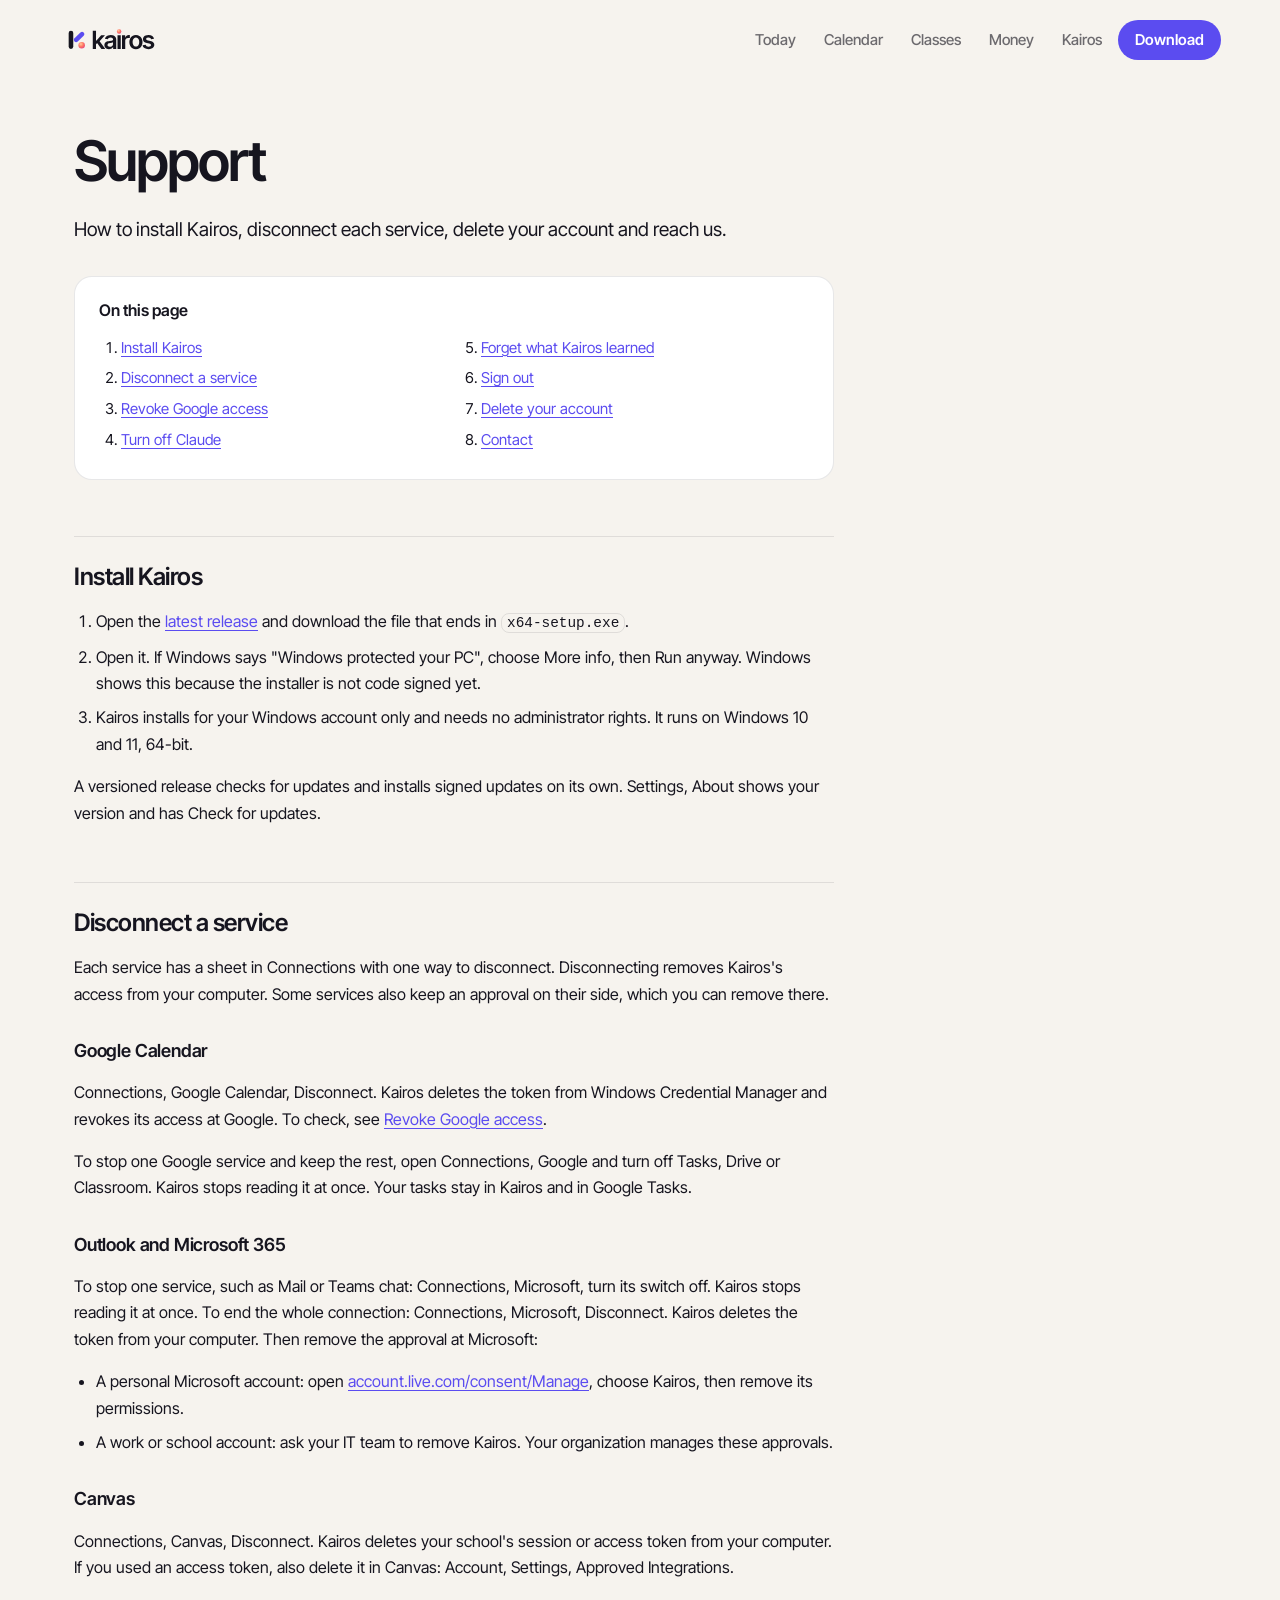
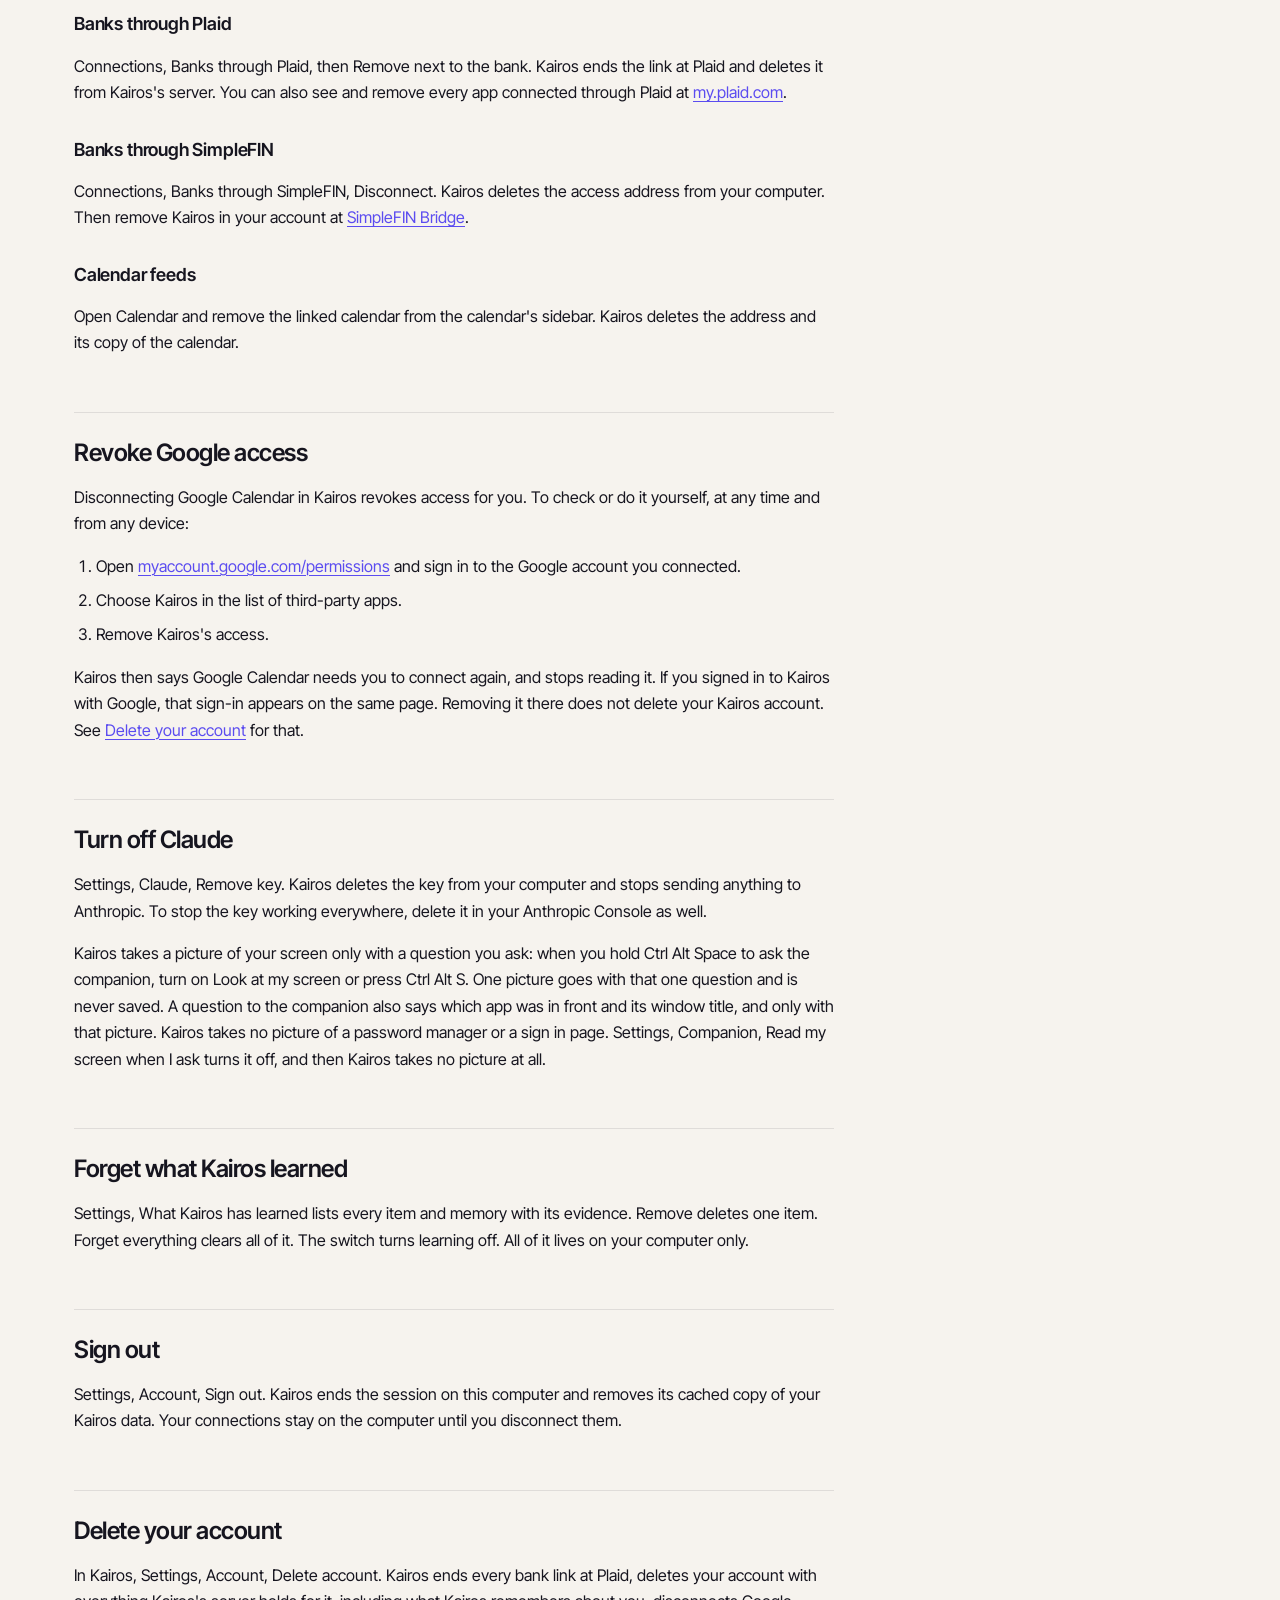
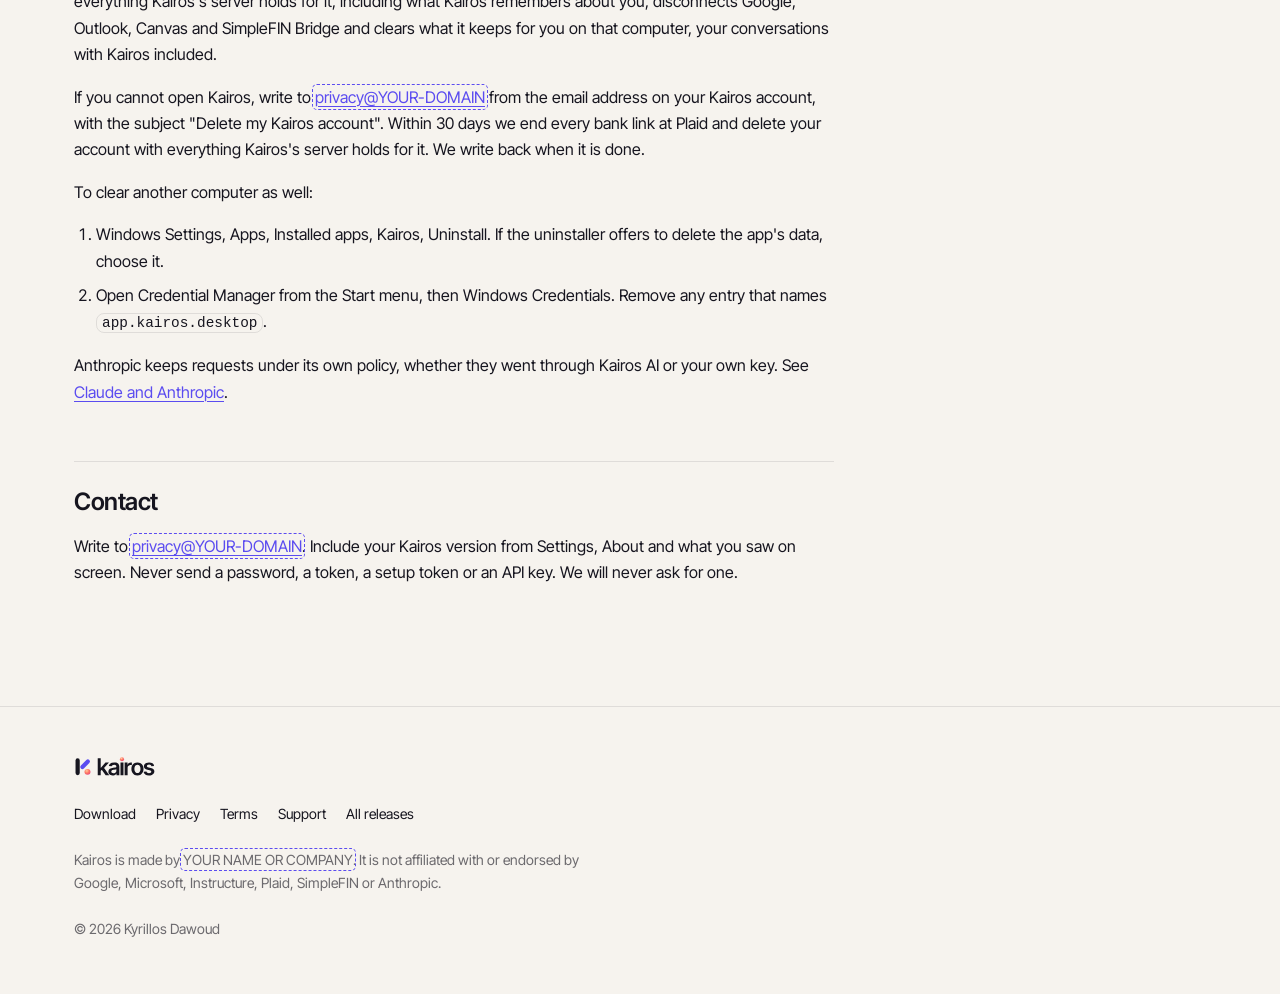
<file: support.html>
<!doctype html>
<!--
  OWNER: before the site goes public, replace YOUR NAME OR COMPANY and privacy@YOUR-DOMAIN on
  this page. Every placeholder is listed in docs/owner/going-public.md, step 1.
-->
<html lang="en">
<head>
  <meta charset="utf-8">
  <meta http-equiv="Content-Security-Policy" content="default-src 'self'; script-src 'self'; style-src 'self'; img-src 'self' data:; font-src 'self'; connect-src 'self'; object-src 'none'; base-uri 'none'; form-action 'none'">
  <meta name="viewport" content="width=device-width, initial-scale=1, viewport-fit=cover">
  <title>Support: Kairos</title>
  <meta name="description" content="Install Kairos, disconnect a service, revoke Google access, delete your account and get in touch.">
  <meta name="color-scheme" content="light dark">
  <meta name="theme-color" content="#F6F3EE" media="(prefers-color-scheme: light)">
  <meta name="theme-color" content="#0D0C14" media="(prefers-color-scheme: dark)">
  <link rel="icon" href="favicon.ico" sizes="16x16 32x32 48x48 64x64">
  <link rel="icon" href="assets/brand/kairos-app-icon.svg" type="image/svg+xml">
  <link rel="apple-touch-icon" href="assets/brand/apple-touch-icon.png">
  <link rel="stylesheet" href="assets/brand/kairos.css">
  <link rel="stylesheet" href="assets/site.css">
  <script src="assets/boot.js"></script>
  <script src="assets/site.js" defer></script>
</head>
<body>
  <a class="skip" href="#main">Skip to content</a>

  <header class="site-header">
    <div class="nav-pill">
      <a class="brand" href="./" aria-label="Kairos home">
        <picture>
          <source srcset="assets/brand/kairos-lockup-reversed.svg" media="(prefers-color-scheme: dark)">
          <img src="assets/brand/kairos-lockup.svg" alt="Kairos" width="88" height="26">
        </picture>
      </a>
      <nav class="site-nav" aria-label="Main">
        <a class="nav-text" href="./#today">Today</a>
        <a class="nav-text" href="./#calendar">Calendar</a>
        <a class="nav-text" href="./#classes">Classes</a>
        <a class="nav-text" href="./#money">Money</a>
        <a class="nav-text" href="./#kairos">Kairos</a>
        <a class="button small" href="https://github.com/KyrillosDawoud7/kairos-releases/releases/latest">Download</a>
      </nav>
    </div>
  </header>

  <main id="main" class="wrap">
    <article class="doc">
      <h1>Support</h1>
      <p class="intro">How to install Kairos, disconnect each service, delete your account and reach us.</p>

      <nav class="toc" aria-labelledby="toc-title">
        <p id="toc-title">On this page</p>
        <ol>
          <li><a href="#install">Install Kairos</a></li>
          <li><a href="#disconnect">Disconnect a service</a></li>
          <li><a href="#google">Revoke Google access</a></li>
          <li><a href="#claude">Turn off Claude</a></li>
          <li><a href="#learning">Forget what Kairos learned</a></li>
          <li><a href="#sign-out">Sign out</a></li>
          <li><a href="#delete">Delete your account</a></li>
          <li><a href="#contact">Contact</a></li>
        </ol>
      </nav>

      <h2 id="install">Install Kairos</h2>
      <ol>
        <li>Open the <a href="https://github.com/KyrillosDawoud7/kairos-releases/releases/latest">latest release</a> and download the file that ends in <code>x64-setup.exe</code>.</li>
        <li>Open it. If Windows says "Windows protected your PC", choose More info, then Run anyway. Windows shows this because the installer is not code signed yet.</li>
        <li>Kairos installs for your Windows account only and needs no administrator rights. It runs on Windows 10 and 11, 64-bit.</li>
      </ol>
      <p>A versioned release checks for updates and installs signed updates on its own. Settings, About shows your version and has Check for updates.</p>

      <h2 id="disconnect">Disconnect a service</h2>
      <p>Each service has a sheet in Connections with one way to disconnect. Disconnecting removes Kairos's access from your computer. Some services also keep an approval on their side, which you can remove there.</p>

      <h3 id="google-calendar">Google Calendar</h3>
      <p>Connections, Google Calendar, Disconnect. Kairos deletes the token from Windows Credential Manager and revokes its access at Google. To check, see <a href="#google">Revoke Google access</a>.</p>
      <p>To stop one Google service and keep the rest, open Connections, Google and turn off Tasks, Drive or Classroom. Kairos stops reading it at once. Your tasks stay in Kairos and in Google Tasks.</p>

      <h3 id="outlook">Outlook and Microsoft 365</h3>
      <p>To stop one service, such as Mail or Teams chat: Connections, Microsoft, turn its switch off. Kairos stops reading it at once. To end the whole connection: Connections, Microsoft, Disconnect. Kairos deletes the token from your computer. Then remove the approval at Microsoft:</p>
      <ul>
        <li>A personal Microsoft account: open <a href="https://account.live.com/consent/Manage">account.live.com/consent/Manage</a>, choose Kairos, then remove its permissions.</li>
        <li>A work or school account: ask your IT team to remove Kairos. Your organization manages these approvals.</li>
      </ul>

      <h3 id="canvas">Canvas</h3>
      <p>Connections, Canvas, Disconnect. Kairos deletes your school's session or access token from your computer. If you used an access token, also delete it in Canvas: Account, Settings, Approved Integrations.</p>

      <h3 id="plaid">Banks through Plaid</h3>
      <p>Connections, Banks through Plaid, then Remove next to the bank. Kairos ends the link at Plaid and deletes it from Kairos's server. You can also see and remove every app connected through Plaid at <a href="https://my.plaid.com">my.plaid.com</a>.</p>

      <h3 id="simplefin">Banks through SimpleFIN</h3>
      <p>Connections, Banks through SimpleFIN, Disconnect. Kairos deletes the access address from your computer. Then remove Kairos in your account at <a href="https://bridge.simplefin.org">SimpleFIN Bridge</a>.</p>

      <h3 id="feeds">Calendar feeds</h3>
      <p>Open Calendar and remove the linked calendar from the calendar's sidebar. Kairos deletes the address and its copy of the calendar.</p>

      <h2 id="google">Revoke Google access</h2>
      <p>Disconnecting Google Calendar in Kairos revokes access for you. To check or do it yourself, at any time and from any device:</p>
      <ol>
        <li>Open <a href="https://myaccount.google.com/permissions">myaccount.google.com/permissions</a> and sign in to the Google account you connected.</li>
        <li>Choose Kairos in the list of third-party apps.</li>
        <li>Remove Kairos's access.</li>
      </ol>
      <p>Kairos then says Google Calendar needs you to connect again, and stops reading it. If you signed in to Kairos with Google, that sign-in appears on the same page. Removing it there does not delete your Kairos account. See <a href="#delete">Delete your account</a> for that.</p>

      <h2 id="claude">Turn off Claude</h2>
      <p>Settings, Claude, Remove key. Kairos deletes the key from your computer and stops sending anything to Anthropic. To stop the key working everywhere, delete it in your Anthropic Console as well.</p>
      <p>Kairos takes a picture of your screen only with a question you ask: when you hold Ctrl Alt Space to ask the companion, turn on Look at my screen or press Ctrl Alt S. One picture goes with that one question and is never saved. A question to the companion also says which app was in front and its window title, and only with that picture. Kairos takes no picture of a password manager or a sign in page. Settings, Companion, Read my screen when I ask turns it off, and then Kairos takes no picture at all.</p>

      <h2 id="learning">Forget what Kairos learned</h2>
      <p>Settings, What Kairos has learned lists every item and memory with its evidence. Remove deletes one item. Forget everything clears all of it. The switch turns learning off. All of it lives on your computer only.</p>

      <h2 id="sign-out">Sign out</h2>
      <p>Settings, Account, Sign out. Kairos ends the session on this computer and removes its cached copy of your Kairos data. Your connections stay on the computer until you disconnect them.</p>

      <h2 id="delete">Delete your account</h2>
      <p>In Kairos, Settings, Account, Delete account. Kairos ends every bank link at Plaid, deletes your account with everything Kairos's server holds for it, including what Kairos remembers about you, disconnects Google, Outlook, Canvas and SimpleFIN Bridge and clears what it keeps for you on that computer, your conversations with Kairos included.</p>
      <p>If you cannot open Kairos, write to <a class="owner-fill" href="mailto:privacy@YOUR-DOMAIN?subject=Delete%20my%20Kairos%20account">privacy@YOUR-DOMAIN</a> from the email address on your Kairos account, with the subject "Delete my Kairos account". Within 30 days we end every bank link at Plaid and delete your account with everything Kairos's server holds for it. We write back when it is done.</p>
      <p>To clear another computer as well:</p>
      <ol>
        <li>Windows Settings, Apps, Installed apps, Kairos, Uninstall. If the uninstaller offers to delete the app's data, choose it.</li>
        <li>Open Credential Manager from the Start menu, then Windows Credentials. Remove any entry that names <code>app.kairos.desktop</code>.</li>
      </ol>
      <p>Anthropic keeps requests under its own policy, whether they went through Kairos AI or your own key. See <a href="privacy.html#claude">Claude and Anthropic</a>.</p>

      <h2 id="contact">Contact</h2>
      <p>Write to <a class="owner-fill" href="mailto:privacy@YOUR-DOMAIN">privacy@YOUR-DOMAIN</a>. Include your Kairos version from Settings, About and what you saw on screen. Never send a password, a token, a setup token or an API key. We will never ask for one.</p>
    </article>
  </main>

  <footer class="site-footer">
    <div class="wrap">
      <picture>
        <source srcset="assets/brand/kairos-lockup-reversed.svg" media="(prefers-color-scheme: dark)">
        <img src="assets/brand/kairos-lockup.svg" alt="Kairos" width="81" height="24">
      </picture>
      <ul class="footer-nav">
        <li><a href="https://github.com/KyrillosDawoud7/kairos-releases/releases/latest">Download</a></li>
        <li><a href="privacy.html">Privacy</a></li>
        <li><a href="terms.html">Terms</a></li>
        <li><a href="support.html" aria-current="page">Support</a></li>
        <li><a href="https://github.com/KyrillosDawoud7/kairos-releases/releases">All releases</a></li>
      </ul>
      <p>Kairos is made by <span class="owner-fill">YOUR NAME OR COMPANY</span>. It is not affiliated with or endorsed by Google, Microsoft, Instructure, Plaid, SimpleFIN or Anthropic.</p>
      <p>&copy; 2026 Kyrillos Dawoud</p>
    </div>
  </footer>
</body>
</html>
</file>
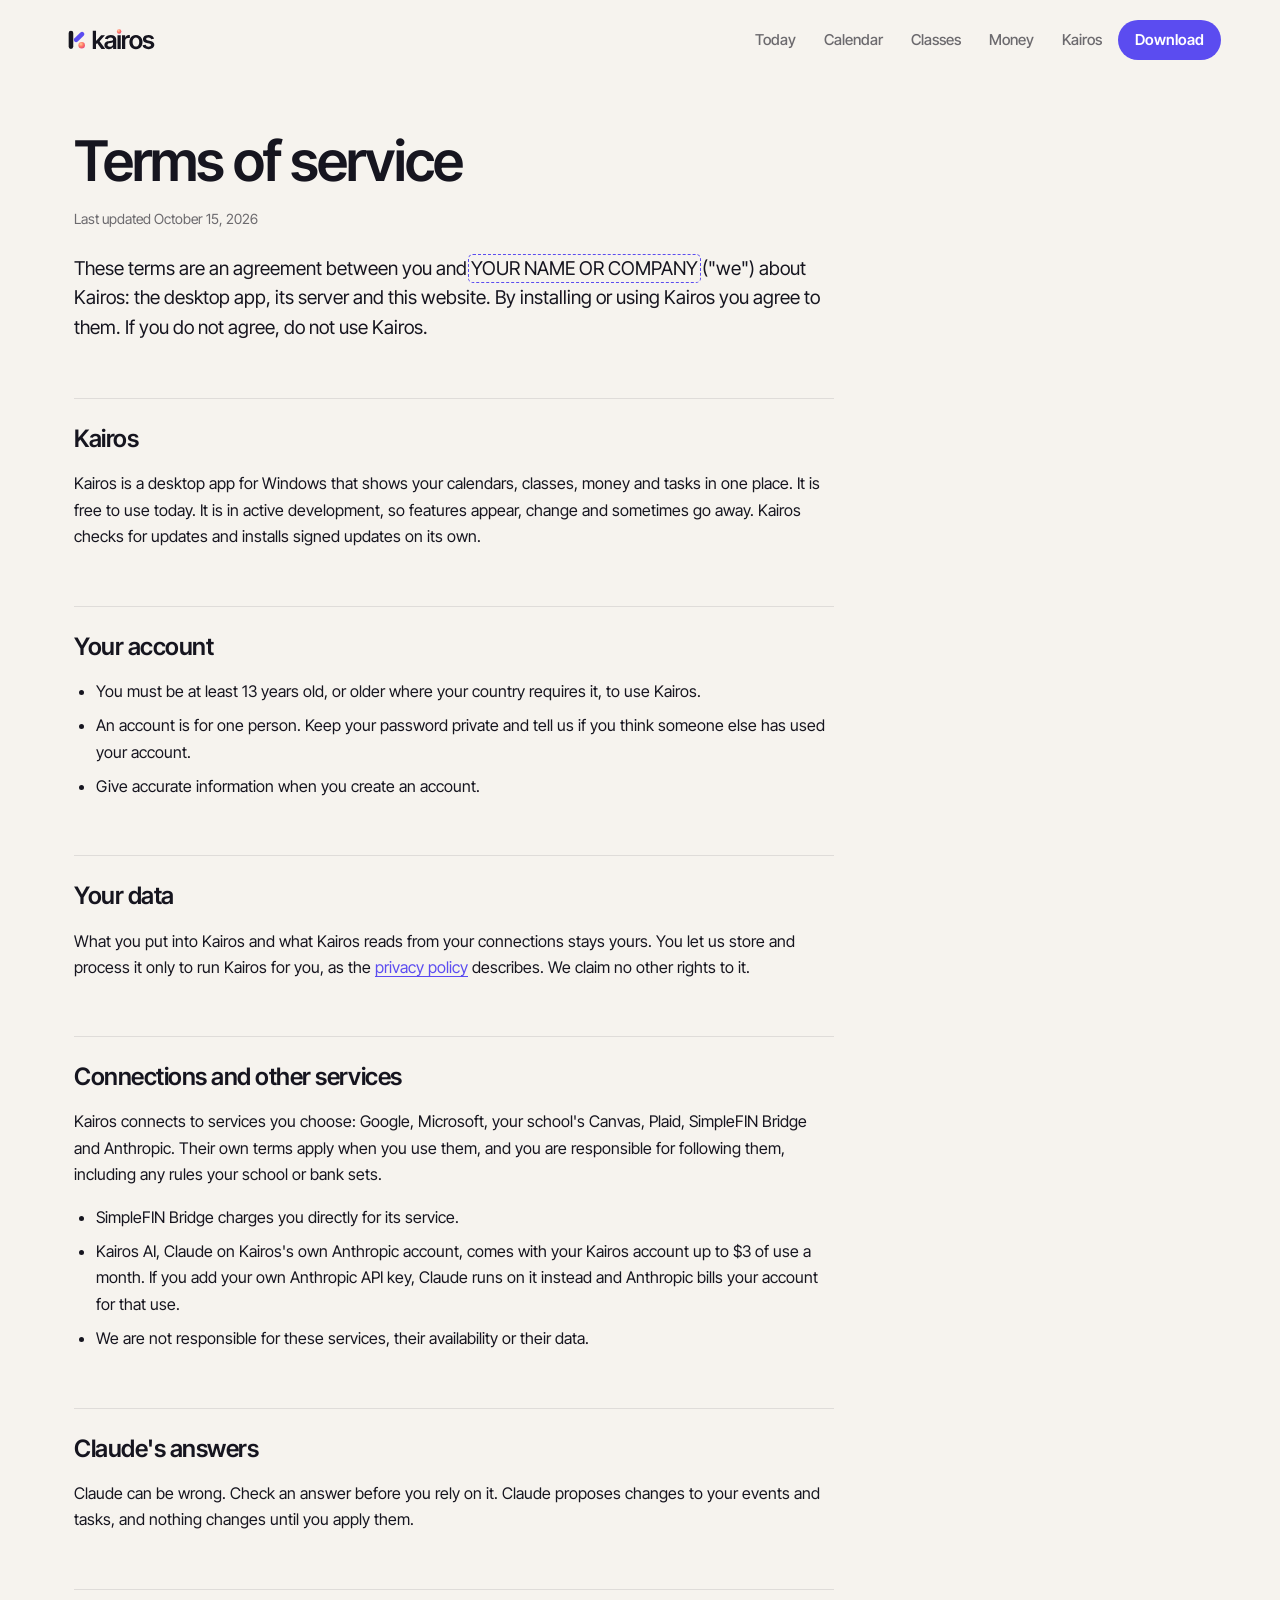
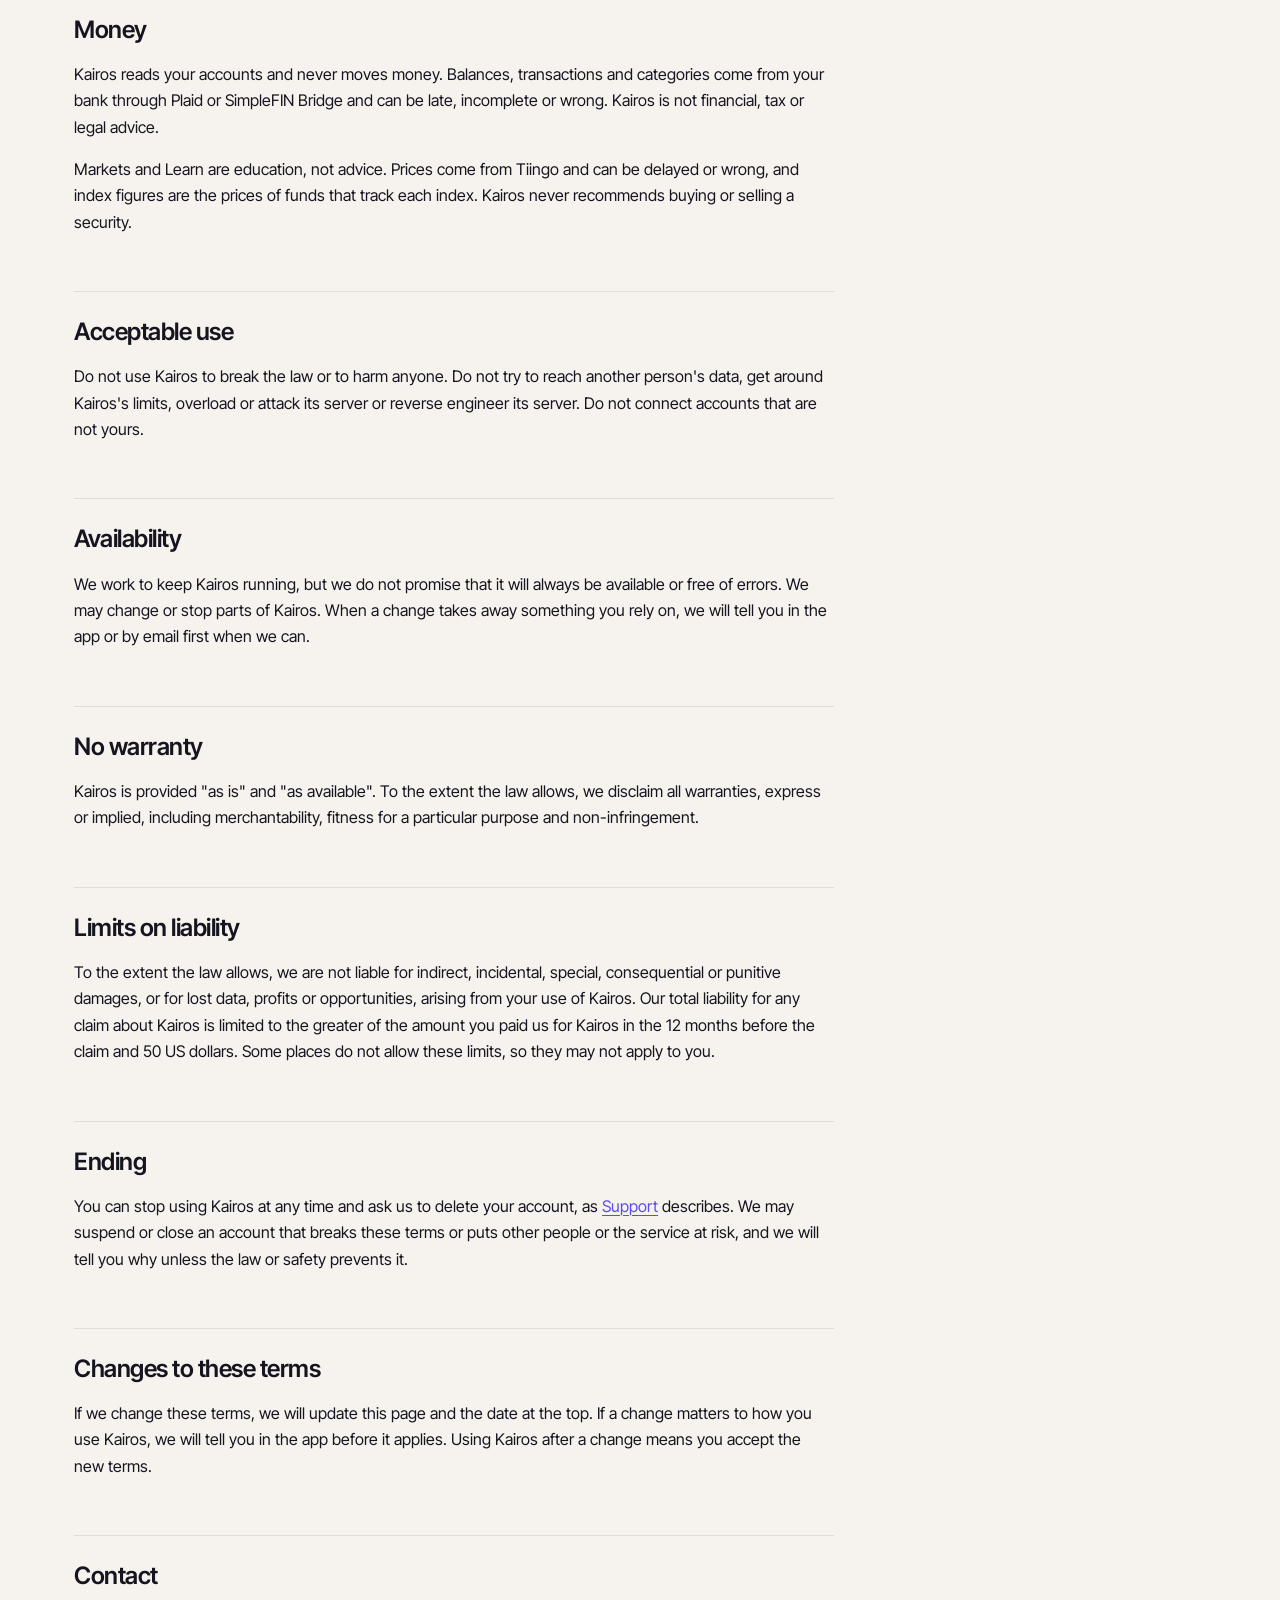
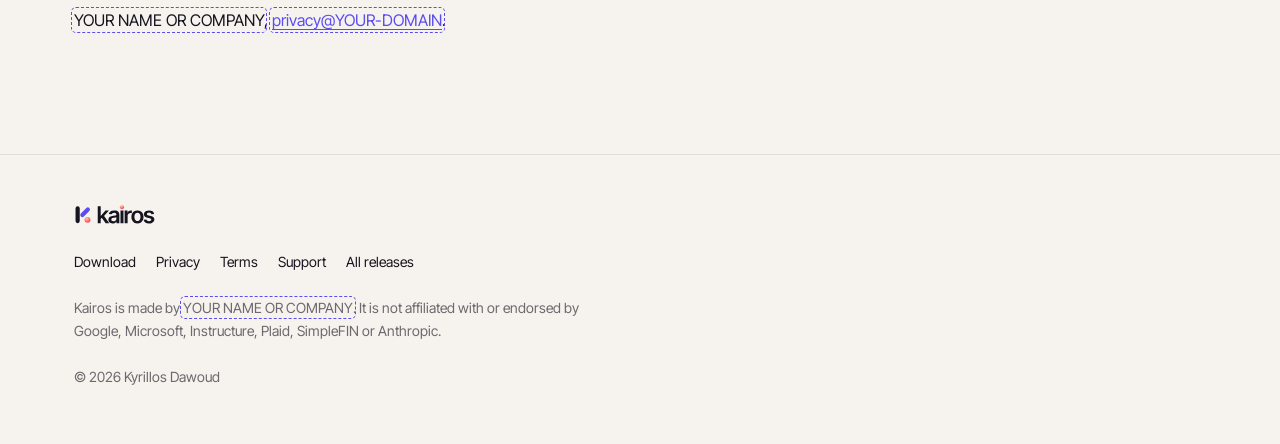
<file: terms.html>
<!doctype html>
<!--
  OWNER: before the site goes public, replace YOUR NAME OR COMPANY and privacy@YOUR-DOMAIN on
  this page. Every placeholder is listed in docs/owner/going-public.md, step 1. Have a lawyer
  read these terms before Kairos charges money or opens to people outside the United States.
-->
<html lang="en">
<head>
  <meta charset="utf-8">
  <meta http-equiv="Content-Security-Policy" content="default-src 'self'; script-src 'self'; style-src 'self'; img-src 'self' data:; font-src 'self'; connect-src 'self'; object-src 'none'; base-uri 'none'; form-action 'none'">
  <meta name="viewport" content="width=device-width, initial-scale=1, viewport-fit=cover">
  <title>Terms of service: Kairos</title>
  <meta name="description" content="The terms for using Kairos, the desktop app and its server.">
  <meta name="color-scheme" content="light dark">
  <meta name="theme-color" content="#F6F3EE" media="(prefers-color-scheme: light)">
  <meta name="theme-color" content="#0D0C14" media="(prefers-color-scheme: dark)">
  <link rel="icon" href="favicon.ico" sizes="16x16 32x32 48x48 64x64">
  <link rel="icon" href="assets/brand/kairos-app-icon.svg" type="image/svg+xml">
  <link rel="apple-touch-icon" href="assets/brand/apple-touch-icon.png">
  <link rel="stylesheet" href="assets/brand/kairos.css">
  <link rel="stylesheet" href="assets/site.css">
  <script src="assets/boot.js"></script>
  <script src="assets/site.js" defer></script>
</head>
<body>
  <a class="skip" href="#main">Skip to content</a>

  <header class="site-header">
    <div class="nav-pill">
      <a class="brand" href="./" aria-label="Kairos home">
        <picture>
          <source srcset="assets/brand/kairos-lockup-reversed.svg" media="(prefers-color-scheme: dark)">
          <img src="assets/brand/kairos-lockup.svg" alt="Kairos" width="88" height="26">
        </picture>
      </a>
      <nav class="site-nav" aria-label="Main">
        <a class="nav-text" href="./#today">Today</a>
        <a class="nav-text" href="./#calendar">Calendar</a>
        <a class="nav-text" href="./#classes">Classes</a>
        <a class="nav-text" href="./#money">Money</a>
        <a class="nav-text" href="./#kairos">Kairos</a>
        <a class="button small" href="https://github.com/KyrillosDawoud7/kairos-releases/releases/latest">Download</a>
      </nav>
    </div>
  </header>

  <main id="main" class="wrap">
    <article class="doc">
      <h1>Terms of service</h1>
      <p class="updated">Last updated October 15, 2026</p>
      <p class="intro">These terms are an agreement between you and <span class="owner-fill">YOUR NAME OR COMPANY</span> ("we") about Kairos: the desktop app, its server and this website. By installing or using Kairos you agree to them. If you do not agree, do not use Kairos.</p>

      <h2 id="kairos">Kairos</h2>
      <p>Kairos is a desktop app for Windows that shows your calendars, classes, money and tasks in one place. It is free to use today. It is in active development, so features appear, change and sometimes go away. Kairos checks for updates and installs signed updates on its own.</p>

      <h2 id="account">Your account</h2>
      <ul>
        <li>You must be at least 13 years old, or older where your country requires it, to use Kairos.</li>
        <li>An account is for one person. Keep your password private and tell us if you think someone else has used your account.</li>
        <li>Give accurate information when you create an account.</li>
      </ul>

      <h2 id="content">Your data</h2>
      <p>What you put into Kairos and what Kairos reads from your connections stays yours. You let us store and process it only to run Kairos for you, as the <a href="privacy.html">privacy policy</a> describes. We claim no other rights to it.</p>

      <h2 id="connections">Connections and other services</h2>
      <p>Kairos connects to services you choose: Google, Microsoft, your school's Canvas, Plaid, SimpleFIN Bridge and Anthropic. Their own terms apply when you use them, and you are responsible for following them, including any rules your school or bank sets.</p>
      <ul>
        <li>SimpleFIN Bridge charges you directly for its service.</li>
        <li>Kairos AI, Claude on Kairos's own Anthropic account, comes with your Kairos account up to $3 of use a month. If you add your own Anthropic API key, Claude runs on it instead and Anthropic bills your account for that use.</li>
        <li>We are not responsible for these services, their availability or their data.</li>
      </ul>

      <h2 id="claude">Claude's answers</h2>
      <p>Claude can be wrong. Check an answer before you rely on it. Claude proposes changes to your events and tasks, and nothing changes until you apply them.</p>

      <h2 id="money">Money</h2>
      <p>Kairos reads your accounts and never moves money. Balances, transactions and categories come from your bank through Plaid or SimpleFIN Bridge and can be late, incomplete or wrong. Kairos is not financial, tax or legal advice.</p>
      <p>Markets and Learn are education, not advice. Prices come from Tiingo and can be delayed or wrong, and index figures are the prices of funds that track each index. Kairos never recommends buying or selling a security.</p>

      <h2 id="use">Acceptable use</h2>
      <p>Do not use Kairos to break the law or to harm anyone. Do not try to reach another person's data, get around Kairos's limits, overload or attack its server or reverse engineer its server. Do not connect accounts that are not yours.</p>

      <h2 id="availability">Availability</h2>
      <p>We work to keep Kairos running, but we do not promise that it will always be available or free of errors. We may change or stop parts of Kairos. When a change takes away something you rely on, we will tell you in the app or by email first when we can.</p>

      <h2 id="warranty">No warranty</h2>
      <p>Kairos is provided "as is" and "as available". To the extent the law allows, we disclaim all warranties, express or implied, including merchantability, fitness for a particular purpose and non-infringement.</p>

      <h2 id="liability">Limits on liability</h2>
      <p>To the extent the law allows, we are not liable for indirect, incidental, special, consequential or punitive damages, or for lost data, profits or opportunities, arising from your use of Kairos. Our total liability for any claim about Kairos is limited to the greater of the amount you paid us for Kairos in the 12 months before the claim and 50 US dollars. Some places do not allow these limits, so they may not apply to you.</p>

      <h2 id="ending">Ending</h2>
      <p>You can stop using Kairos at any time and ask us to delete your account, as <a href="support.html#delete">Support</a> describes. We may suspend or close an account that breaks these terms or puts other people or the service at risk, and we will tell you why unless the law or safety prevents it.</p>

      <h2 id="changes">Changes to these terms</h2>
      <p>If we change these terms, we will update this page and the date at the top. If a change matters to how you use Kairos, we will tell you in the app before it applies. Using Kairos after a change means you accept the new terms.</p>

      <h2 id="contact">Contact</h2>
      <p><span class="owner-fill">YOUR NAME OR COMPANY</span>, <a class="owner-fill" href="mailto:privacy@YOUR-DOMAIN">privacy@YOUR-DOMAIN</a>.</p>
    </article>
  </main>

  <footer class="site-footer">
    <div class="wrap">
      <picture>
        <source srcset="assets/brand/kairos-lockup-reversed.svg" media="(prefers-color-scheme: dark)">
        <img src="assets/brand/kairos-lockup.svg" alt="Kairos" width="81" height="24">
      </picture>
      <ul class="footer-nav">
        <li><a href="https://github.com/KyrillosDawoud7/kairos-releases/releases/latest">Download</a></li>
        <li><a href="privacy.html">Privacy</a></li>
        <li><a href="terms.html" aria-current="page">Terms</a></li>
        <li><a href="support.html">Support</a></li>
        <li><a href="https://github.com/KyrillosDawoud7/kairos-releases/releases">All releases</a></li>
      </ul>
      <p>Kairos is made by <span class="owner-fill">YOUR NAME OR COMPANY</span>. It is not affiliated with or endorsed by Google, Microsoft, Instructure, Plaid, SimpleFIN or Anthropic.</p>
      <p>&copy; 2026 Kyrillos Dawoud</p>
    </div>
  </footer>
</body>
</html>
</file>
<file: assets/brand/kairos.css>
:root {
  --kairos-midnight: #0D0C14;
  --kairos-ink: #16151F;
  --kairos-bone: #F6F3EE;
  --kairos-iris: #5B4CF0;
  --kairos-iris-light: #8C80FF;
  --kairos-orb-hi: #FFC9A0;
  --kairos-orb-mid: #FF7A62;
  --kairos-orb-lo: #E5407F;
  --kairos-coral: #FA6A62;
  /* Needs you now, flat: a dot, a count badge. 4.6 to 1 under white text, 4.0 to 1 on Carbon. */
  --kairos-needs: #D43F28;
  --kairos-calendar: #3B6FD4;
  --kairos-notes: #D9A441;
  --kairos-career: #C2456F;
  --kairos-money: #2E9B76;
  --kairos-stone: #7C7889;
  /* Calendar palette: three more hues so every calendar a person keeps reads as its own. */
  --kairos-teal: #1F95A8;
  --kairos-orange: #D9773A;
  --kairos-plum: #9354C4;
  /* The app's neutrals (decision 0049): white paper on a cool mist in light, carbon on night in
     dark, graphite and snow for text. Bone and Midnight stay for the mark and the site. */
  --kairos-paper: #FFFFFF;
  --kairos-mist: #F7F7F8;
  --kairos-cloud: #F4F4F5;
  --kairos-graphite: #17171C;
  --kairos-night: #0E0E10;
  --kairos-carbon: #131316;
  --kairos-slate: #1A1A1E;
  --kairos-snow: #EDEDF0;
  --kairos-orb: radial-gradient(circle at 38% 32%, #FFC9A0, #FF7A62 50%, #E5407F);
  --kairos-font-display: 'Instrument Serif', Georgia, serif;
  --kairos-font-text: 'Inter Tight', system-ui, sans-serif;
}
</file>
<file: assets/site.css>
/*
 * The Kairos website. Colors come from brand/tokens/kairos.css, copied as given into
 * assets/brand/kairos.css and loaded before this file. Bone and Ink in light, Midnight and Bone
 * in dark, Iris for the brand and the primary action, a flat dot for what needs you now (decision
 * 0049 keeps Bone and Midnight for the site). Titles are Inter Tight at 600 with tight tracking,
 * as in the app. 1px hairlines, no shadows or glows. The one translucent surface is the nav once
 * the page scrolls under it, which the owner allowed on 2026-10-17.
 *
 * Motion moves transform and opacity only. Everything readable without it: with reduced motion,
 * or before site.js runs, every element sits in its final place.
 */

@font-face {
  font-family: "Inter Tight";
  font-style: normal;
  font-weight: 100 900;
  font-display: swap;
  src: url("fonts/InterTight-Variable.ttf") format("truetype");
}

:root {
  color-scheme: light;
  --canvas: var(--kairos-bone);
  --paper: #ffffff;
  --sunk: color-mix(in srgb, var(--kairos-ink) 4%, var(--kairos-bone));
  --text: var(--kairos-ink);
  --muted: color-mix(in srgb, var(--kairos-ink) 62%, transparent);
  --faint: color-mix(in srgb, var(--kairos-ink) 38%, transparent);
  --accent: var(--kairos-iris);
  --accent-fill: var(--kairos-iris);
  --accent-fill-hover: color-mix(in srgb, var(--kairos-iris) 88%, var(--kairos-ink));
  --on-accent: #ffffff;
  --border: color-mix(in srgb, var(--kairos-ink) 10%, transparent);
  --border-strong: color-mix(in srgb, var(--kairos-ink) 20%, transparent);
  --hover: color-mix(in srgb, var(--kairos-ink) 5%, transparent);
  --focus: var(--kairos-iris);
  --glass: color-mix(in srgb, var(--kairos-bone) 72%, transparent);
  --device: #0b0b10;
  /* What needs you is a flat dot, as in the app (decision 0056). */
  --orb: var(--kairos-needs);
  --hue-class: var(--kairos-iris);
  --hue-cal: var(--kairos-calendar);
  --hue-career: var(--kairos-career);
  --hue-money: var(--kairos-money);
  --hue-teal: var(--kairos-teal);
  --hue-plum: var(--kairos-plum);
  --display: var(--kairos-font-text);
  --radius-sm: 8px;
  --radius: 12px;
  --radius-lg: 18px;
  --radius-xl: 28px;
  --gutter: 24px;
  --max: 1180px;
  --fast: 120ms;
  --ease-out: cubic-bezier(0.16, 1, 0.3, 1);
  --ease-spring: cubic-bezier(0.34, 1.4, 0.64, 1);
  --rise: 28px;
}

@supports (transition-timing-function: linear(0, 1)) {
  :root {
    /* A spring that overshoots once and settles, as iOS moves things. */
    --ease-spring: linear(
      0,
      0.009,
      0.035 2.1%,
      0.141,
      0.281 6.7%,
      0.723 12.9%,
      0.938 16.7%,
      1.017,
      1.077,
      1.121,
      1.149 24.3%,
      1.159,
      1.163,
      1.161,
      1.154 29.9%,
      1.129 32.8%,
      1.051 39.6%,
      1.017 43.1%,
      0.991,
      0.977 51%,
      0.974 53.8%,
      0.975 57.1%,
      0.997 69.8%,
      1.003 76.9%,
      1
    );
  }
}

@media (prefers-color-scheme: dark) {
  :root {
    color-scheme: dark;
    --canvas: var(--kairos-midnight);
    --paper: color-mix(in srgb, var(--kairos-ink) 78%, var(--kairos-midnight));
    --sunk: color-mix(in srgb, var(--kairos-bone) 4%, var(--kairos-midnight));
    --text: var(--kairos-bone);
    --muted: color-mix(in srgb, var(--kairos-bone) 62%, transparent);
    --faint: color-mix(in srgb, var(--kairos-bone) 38%, transparent);
    --accent: var(--kairos-iris-light);
    --border: color-mix(in srgb, var(--kairos-bone) 10%, transparent);
    --border-strong: color-mix(in srgb, var(--kairos-bone) 20%, transparent);
    --hover: color-mix(in srgb, var(--kairos-bone) 6%, transparent);
    --focus: var(--kairos-iris-light);
    --glass: color-mix(in srgb, var(--kairos-midnight) 70%, transparent);
    --device: #050508;
    --hue-class: var(--kairos-iris-light);
  }
}

@media (max-width: 520px) {
  :root {
    --gutter: 18px;
  }
}

*,
*::before,
*::after {
  box-sizing: border-box;
}

html {
  background-color: var(--canvas);
  color: var(--text);
  font-family: var(--kairos-font-text);
  font-size: 16px;
  line-height: 1.6;
  -webkit-font-smoothing: antialiased;
  text-rendering: optimizeLegibility;
  -webkit-text-size-adjust: 100%;
  text-size-adjust: 100%;
  scroll-behavior: smooth;
  scroll-padding-top: 88px;
}

body {
  margin: 0;
  min-height: 100vh;
  background-color: var(--canvas);
  color: var(--text);
  overflow-wrap: break-word;
  overflow-x: clip;
}

img,
picture {
  display: block;
  max-width: 100%;
}

a {
  color: var(--accent);
  text-decoration: underline;
  text-decoration-thickness: 1px;
  text-underline-offset: 3px;
  transition: color var(--fast) ease-out;
}

a:hover {
  text-decoration-thickness: 2px;
}

:focus-visible {
  outline: 2px solid var(--focus);
  outline-offset: 2px;
  border-radius: var(--radius-sm);
}

::selection {
  background: color-mix(in srgb, var(--kairos-iris) 24%, transparent);
}

.skip {
  position: absolute;
  left: var(--gutter);
  top: -48px;
  padding: 8px 12px;
  background: var(--paper);
  color: var(--text);
  border: 1px solid var(--border-strong);
  border-radius: var(--radius);
  z-index: 60;
}

.skip:focus {
  top: 12px;
}

.wrap {
  width: 100%;
  max-width: var(--max);
  margin-inline: auto;
  padding-inline: var(--gutter);
}

.sr-only {
  position: absolute;
  width: 1px;
  height: 1px;
  overflow: hidden;
  clip-path: inset(50%);
  white-space: nowrap;
}

/* The nav: a pill that floats over the page and turns to glass once the page runs under it. */

.site-header {
  position: sticky;
  top: 0;
  z-index: 50;
  padding: 12px var(--gutter) 0;
}

.site-header .nav-pill {
  display: flex;
  align-items: center;
  justify-content: space-between;
  gap: 16px;
  max-width: var(--max);
  min-height: 56px;
  margin-inline: auto;
  padding: 0 8px 0 16px;
  border: 1px solid transparent;
  border-radius: 999px;
  transition:
    background-color 240ms ease-out,
    border-color 240ms ease-out,
    backdrop-filter 240ms ease-out;
}

.site-header.is-stuck .nav-pill {
  border-color: var(--border);
  background-color: var(--glass);
  -webkit-backdrop-filter: blur(20px) saturate(1.6);
  backdrop-filter: blur(20px) saturate(1.6);
}

.brand {
  display: inline-flex;
  align-items: center;
  flex: none;
  border-radius: var(--radius-sm);
}

.brand img {
  height: 26px;
  width: auto;
}

.site-nav {
  display: flex;
  align-items: center;
  gap: 4px;
}

.site-nav a:not(.button) {
  padding: 8px 12px;
  border-radius: 999px;
  color: var(--muted);
  font-size: 15px;
  font-weight: 500;
  text-decoration: none;
  transition:
    color var(--fast) ease-out,
    background-color var(--fast) ease-out;
}

.site-nav a:not(.button):hover,
.site-nav a[aria-current="page"] {
  color: var(--text);
  background-color: var(--hover);
}

@media (max-width: 860px) {
  .site-nav .nav-text {
    display: none;
  }
}

.site-footer {
  margin-top: 120px;
  padding-block: 48px 56px;
  border-top: 1px solid var(--border);
  color: var(--muted);
  font-size: 14px;
}

.site-footer .wrap {
  display: grid;
  gap: 24px;
}

.site-footer img {
  height: 24px;
  width: auto;
}

.footer-nav {
  display: flex;
  flex-wrap: wrap;
  gap: 8px 20px;
  margin: 0;
  padding: 0;
  list-style: none;
}

.footer-nav a {
  color: var(--text);
  text-decoration: none;
}

.footer-nav a:hover {
  text-decoration: underline;
}

.site-footer p {
  margin: 0;
  max-width: 64ch;
}

/* Buttons. The primary one leans toward the pointer and springs back. */

.button {
  --mx: 0px;
  --my: 0px;
  position: relative;
  display: inline-flex;
  align-items: center;
  justify-content: center;
  gap: 8px;
  min-height: 48px;
  padding: 12px 22px;
  border: 1px solid transparent;
  border-radius: 999px;
  background-color: var(--accent-fill);
  color: var(--on-accent);
  font: inherit;
  font-size: 16px;
  font-weight: 600;
  line-height: 1.2;
  text-decoration: none;
  cursor: pointer;
  transform: translate(var(--mx), var(--my));
  transition:
    background-color var(--fast) ease-out,
    color var(--fast) ease-out,
    transform 500ms var(--ease-spring);
}

.button:hover {
  background-color: var(--accent-fill-hover);
  text-decoration: none;
}

.button:active {
  transform: translate(var(--mx), var(--my)) scale(0.97);
  transition-duration: var(--fast);
}

.button.small {
  min-height: 40px;
  padding: 8px 16px;
  font-size: 15px;
}

.button.quiet {
  background-color: transparent;
  border-color: var(--border-strong);
  color: var(--text);
}

.button.quiet:hover {
  background-color: var(--hover);
}

.button svg {
  flex: none;
}

/* Type */

h1,
h2,
h3 {
  margin: 0;
  font-family: var(--display);
  font-weight: 600;
  letter-spacing: -0.03em;
  line-height: 1.04;
  text-wrap: balance;
}

.eyebrow {
  display: inline-flex;
  align-items: center;
  gap: 8px;
  margin: 0 0 18px;
  color: var(--muted);
  font-size: 13px;
  font-weight: 600;
  letter-spacing: 0.08em;
  text-transform: uppercase;
}

.eyebrow::before {
  content: "";
  width: 18px;
  height: 3px;
  border-radius: 2px;
  background-color: var(--hue, var(--accent));
}

.note {
  color: var(--muted);
  font-size: 14px;
}

.num {
  font-variant-numeric: tabular-nums;
}

.orb {
  display: inline-block;
  flex: none;
  width: 10px;
  height: 10px;
  border-radius: 999px;
  background: var(--orb);
}

/* Reveal: a block rises 28 px into view. site.js marks it once it is on screen. */

.js [data-reveal] {
  opacity: 0;
  transform: translateY(var(--rise));
  transition:
    opacity 900ms var(--ease-out),
    transform 900ms var(--ease-out);
  transition-delay: calc(var(--i, 0) * 70ms);
}

.js [data-reveal].is-in {
  opacity: 1;
  transform: none;
}

/* Hero */

.hero {
  position: relative;
  padding-top: clamp(28px, 5vw, 72px);
  text-align: center;
}

/* A fine grid behind the hero, fading out at its edges, as Linear rules its pages. */
.hero::before {
  content: "";
  position: absolute;
  inset: -80px 0 auto;
  z-index: -1;
  height: 900px;
  background-image:
    linear-gradient(var(--border) 1px, transparent 1px),
    linear-gradient(90deg, var(--border) 1px, transparent 1px);
  background-size: 56px 56px;
  background-position: center top;
  -webkit-mask-image: radial-gradient(ellipse 60% 55% at 50% 35%, #000 20%, transparent 75%);
  mask-image: radial-gradient(ellipse 60% 55% at 50% 35%, #000 20%, transparent 75%);
}

.beta-pill {
  display: inline-flex;
  align-items: center;
  gap: 10px;
  max-width: 100%;
  margin-bottom: 28px;
  padding: 7px 14px 7px 10px;
  border: 1px solid var(--border);
  border-radius: 999px;
  background-color: var(--paper);
  color: var(--text);
  font-size: 14px;
  font-weight: 500;
  text-decoration: none;
  transition:
    border-color var(--fast) ease-out,
    transform 500ms var(--ease-spring);
}

.beta-pill:hover {
  border-color: var(--border-strong);
  text-decoration: none;
  transform: translateY(-1px);
}

.beta-pill .arrow {
  color: var(--muted);
  transition: transform 300ms var(--ease-out);
}

.beta-pill:hover .arrow {
  transform: translateX(3px);
}

.hero-title {
  max-width: 13ch;
  margin-inline: auto;
  font-size: clamp(42px, 4.4vw + 4px, 68px);
  letter-spacing: -0.045em;
  line-height: 1;
}

.hero-title .line {
  display: block;
}

/* Wide enough for each sentence on its own line. */
@media (min-width: 900px) {
  .hero-title {
    max-width: none;
  }

  .hero-title .line {
    white-space: nowrap;
  }
}

.hero-title .soft {
  color: var(--faint);
}

/* Each word rises out of its own line, one after another. */
.hero-title .word {
  display: inline-block;
  padding-bottom: 0.08em;
  overflow: hidden;
  vertical-align: bottom;
}

.hero-title .word > span {
  display: inline-block;
}

.js .hero-title .word > span {
  transform: translateY(105%);
  animation: word-in 1000ms var(--ease-out) forwards;
  animation-delay: calc(120ms + var(--w, 0) * 55ms);
}

@keyframes word-in {
  to {
    transform: none;
  }
}

.hero-lede {
  max-width: 34em;
  margin: 28px auto 0;
  color: var(--muted);
  font-size: clamp(18px, 1.2vw + 12px, 21px);
  line-height: 1.5;
}

/* The live line: what needs you, one thing at a time, with the orb beside it. */
.live {
  display: inline-flex;
  align-items: center;
  gap: 12px;
  max-width: 100%;
  margin: 24px auto 0;
  padding: 10px 18px 10px 14px;
  border: 1px solid var(--border);
  border-radius: 999px;
  background-color: var(--paper);
  text-align: left;
}

.live .orb {
  width: 12px;
  height: 12px;
  animation: breathe 2400ms ease-in-out infinite;
}

.live-text {
  position: relative;
  display: grid;
  min-width: 0;
  overflow: hidden;
  font-size: 15px;
  font-weight: 500;
}

.live-text > span {
  grid-area: 1 / 1;
  overflow: hidden;
  text-overflow: ellipsis;
  white-space: nowrap;
  transition:
    opacity 500ms var(--ease-out),
    transform 600ms var(--ease-out);
}

@media (max-width: 600px) {
  .live {
    border-radius: 20px;
  }

  .live-text > span {
    white-space: normal;
  }
}

.live-text > span:not(.is-on) {
  opacity: 0;
  transform: translateY(110%);
}

.live-text > span.is-off {
  transform: translateY(-110%);
}

@keyframes breathe {
  50% {
    transform: scale(1.18);
  }
}

.hero .actions {
  justify-content: center;
}

/* On a phone the first screen reaches the product sooner: a tighter title and one button. */
@media (max-width: 600px) {
  .hero-title {
    font-size: 38px;
  }

  .hero-lede {
    margin-top: 20px;
    font-size: 17px;
  }

  .beta-pill {
    margin-bottom: 22px;
    font-size: 13px;
  }

  .hero .actions {
    margin-top: 24px;
  }

  .hero .actions .button.quiet {
    display: none;
  }
}

.actions {
  display: flex;
  flex-wrap: wrap;
  align-items: center;
  gap: 12px;
  margin-top: 32px;
}

.hero .note {
  margin: 18px auto 0;
  max-width: 54ch;
}

.js .hero-in {
  opacity: 0;
  transform: translateY(16px);
  animation: hero-in 1000ms var(--ease-out) forwards;
  animation-delay: var(--d, 600ms);
}

@keyframes hero-in {
  to {
    opacity: 1;
    transform: none;
  }
}

/* The stage: the desktop app and the phone, real screens from the demo week. */

.stage {
  position: relative;
  max-width: 1120px;
  margin: clamp(40px, 5vw, 64px) auto 0;
  perspective: 1600px;
}

.desk {
  position: relative;
  overflow: hidden;
  border: 1px solid var(--border-strong);
  border-radius: var(--radius-lg);
  background-color: var(--paper);
  transform-origin: 50% 0;
}

.desk img {
  width: 100%;
  height: auto;
  aspect-ratio: 16 / 10;
}

.stage .phone {
  position: absolute;
  right: -2%;
  bottom: -9%;
  width: clamp(200px, 24%, 280px);
}

/* Chips that say what Kairos noticed, pinned around the stage. */
.chip {
  position: absolute;
  z-index: 3;
  display: flex;
  align-items: center;
  gap: 10px;
  max-width: 300px;
  padding: 10px 14px;
  border: 1px solid var(--border);
  border-radius: 14px;
  background-color: var(--paper);
  font-size: 14px;
  font-weight: 500;
  line-height: 1.35;
  text-align: left;
}

.chip small {
  display: block;
  color: var(--muted);
  font-size: 12px;
  font-weight: 500;
}

.chip-a {
  top: 18%;
  left: -5%;
}

.chip-b {
  top: 56%;
  left: -3%;
}

.chip-c {
  top: 8%;
  right: -4%;
}

.js .chip {
  opacity: 0;
  transform: translateY(14px) scale(0.96);
  animation: chip-in 900ms var(--ease-spring) forwards;
  animation-delay: var(--d, 1600ms);
}

@keyframes chip-in {
  to {
    opacity: 1;
    transform: none;
  }
}

@media (max-width: 1240px) {
  .chip-a,
  .chip-b {
    left: 1%;
  }

  .chip-c {
    right: 1%;
  }
}

@media (max-width: 760px) {
  .stage {
    max-width: 330px;
  }

  .desk,
  .chip-c {
    display: none;
  }

  .stage .phone {
    position: relative;
    right: auto;
    bottom: auto;
    width: 100%;
    max-width: 300px;
    margin-inline: auto;
  }

  .chip {
    max-width: 230px;
    font-size: 13px;
  }

  .chip-a {
    top: 30%;
    left: -10px;
  }

  .chip-b {
    top: 62%;
    left: auto;
    right: -10px;
  }
}

/* The phone: a frame, the island and a real screen. */

.phone {
  position: relative;
  z-index: 2;
  padding: 9px;
  border-radius: 54px;
  background-color: var(--device);
  outline: 1px solid color-mix(in srgb, #ffffff 14%, transparent);
  outline-offset: -1px;
}

.phone .screen {
  position: relative;
  overflow: hidden;
  border-radius: 45px;
  background-color: var(--paper);
}

.phone .screen img {
  width: 100%;
  height: auto;
  aspect-ratio: 390 / 844;
}

/*
 * The Dynamic Island. Compact, it is a black pill. When a class is near it opens into a Live
 * Activity: the class, the room and the minutes left, then folds back to the pill with the
 * minutes on its right, as iOS shows a timer.
 */
.island {
  position: absolute;
  top: 3.2%;
  left: 50%;
  z-index: 3;
  width: 34%;
  height: 4.4%;
  translate: -50% 0;
}

.island-pill,
.island-open {
  position: absolute;
  top: 0;
  left: 50%;
  background-color: #000000;
  color: #ffffff;
  translate: -50% 0;
}

.island-pill {
  display: flex;
  align-items: center;
  justify-content: space-between;
  width: 100%;
  height: 100%;
  padding: 0 7%;
  border-radius: 999px;
}

.island-pill .orb {
  width: 9px;
  height: 9px;
}

.island-pill .mins {
  color: #ff9a7a;
  font-size: 10px;
  font-weight: 600;
  letter-spacing: -0.01em;
}

.island-pill > * {
  opacity: 0;
  transition: opacity 300ms ease-out;
}

.island[data-state="compact"] .island-pill > * {
  opacity: 1;
}

.island-open {
  display: grid;
  grid-template-columns: auto 1fr auto;
  align-items: center;
  gap: 4px 10px;
  width: 270%;
  padding: 14px 16px 12px;
  border-radius: 30px;
  opacity: 0;
  transform: scale(0.37, 0.28);
  transform-origin: 50% 0;
  transition:
    opacity 260ms ease-out,
    transform 620ms var(--ease-spring);
}

.island[data-state="open"] .island-open {
  opacity: 1;
  transform: none;
}

.island-open > * {
  opacity: 0;
  transition: opacity 200ms ease-out;
}

.island[data-state="open"] .island-open > * {
  opacity: 1;
  transition: opacity 300ms ease-out 220ms;
}

.island-open .orb {
  width: 22px;
  height: 22px;
}

.island-open strong {
  display: block;
  font-size: 13px;
  font-weight: 600;
  line-height: 1.2;
}

.island-open small {
  display: block;
  color: color-mix(in srgb, #ffffff 62%, transparent);
  font-size: 11px;
  line-height: 1.3;
}

.island-open .count {
  color: #ff9a7a;
  font-size: 20px;
  font-weight: 600;
  letter-spacing: -0.02em;
  line-height: 1;
  text-align: right;
}

.island-open .count small {
  color: #ff9a7a;
  font-size: 10px;
  text-align: right;
}

.island-bar {
  grid-column: 1 / -1;
  height: 4px;
  margin-top: 6px;
  overflow: hidden;
  border-radius: 2px;
  background-color: color-mix(in srgb, #ffffff 16%, transparent);
}

.island-bar span {
  display: block;
  width: 100%;
  height: 100%;
  border-radius: 2px;
  background-color: var(--kairos-needs);
  transform: scaleX(0.6);
  transform-origin: 0 50%;
  transition: transform 1200ms var(--ease-out);
}

.island[data-state="open"] .island-bar span {
  transform: scaleX(0.62);
}

/* The stage tilts up as it reaches the middle of the screen, as Apple sets its devices. */
@supports (animation-timeline: view()) {
  @media (prefers-reduced-motion: no-preference) {
    .stage .desk {
      animation: tilt linear both;
      animation-timeline: view();
      animation-range: entry 0% cover 45%;
    }

    .stage .phone {
      animation: lift linear both;
      animation-timeline: view();
      animation-range: entry 0% cover 60%;
    }
  }
}

@keyframes tilt {
  from {
    transform: rotateX(16deg) scale(0.94);
  }
  to {
    transform: none;
  }
}

@keyframes lift {
  from {
    transform: translateY(80px);
  }
  to {
    transform: none;
  }
}

/* Sections */

.section {
  position: relative;
  padding-top: clamp(96px, 12vw, 168px);
}

.section-head {
  max-width: 44rem;
  margin-bottom: clamp(40px, 5vw, 64px);
}

.section-head.center {
  margin-inline: auto;
  text-align: center;
}

.section-head h2 {
  font-size: clamp(36px, 4.4vw, 64px);
}

.section-head h2 .soft {
  color: var(--faint);
}

.section-head p {
  margin: 20px 0 0;
  color: var(--muted);
  font-size: clamp(17px, 0.6vw + 14px, 20px);
  line-height: 1.55;
}

.split {
  display: grid;
  gap: 40px;
  align-items: center;
}

@media (min-width: 960px) {
  .split {
    grid-template-columns: 5fr 6fr;
    gap: 72px;
  }

  /* The visual comes first and takes the wider column. */
  .split.flip {
    grid-template-columns: 6fr 5fr;
  }

  .split.flip > :first-child {
    order: 2;
  }
}

.split .section-head {
  margin-bottom: 0;
}

.facts {
  display: grid;
  gap: 12px;
  margin: 28px 0 0;
  padding: 0;
  list-style: none;
  color: var(--muted);
  font-size: 16px;
}

.facts li {
  position: relative;
  padding-left: 26px;
}

.facts li::before {
  content: "";
  position: absolute;
  left: 2px;
  top: 0.58em;
  width: 8px;
  height: 8px;
  border: 1.5px solid var(--hue, var(--accent));
  border-radius: 999px;
}

.facts strong {
  color: var(--text);
  font-weight: 600;
}

/* A panel: the product's own surface, rebuilt in HTML so it can move. */
.panel {
  position: relative;
  padding: clamp(20px, 3vw, 32px);
  border: 1px solid var(--border);
  border-radius: var(--radius-xl);
  background-color: var(--paper);
}

.panel-head {
  display: flex;
  align-items: center;
  gap: 12px;
  margin-bottom: 18px;
}

.panel-head h3 {
  font-size: 20px;
  letter-spacing: -0.02em;
}

.badge {
  display: inline-grid;
  min-width: 26px;
  height: 26px;
  padding: 0 8px;
  border-radius: 999px;
  background-color: color-mix(in srgb, var(--kairos-iris) 14%, transparent);
  color: var(--accent);
  font-size: 14px;
  font-weight: 600;
  place-items: center;
}

.panel-hint {
  margin-left: auto;
  color: var(--faint);
  font-size: 13px;
  font-weight: 500;
}

/* Needs you: three Moments, each with one action. Mark done takes one away. */

.moments {
  display: grid;
  margin: 0;
  padding: 0;
  list-style: none;
}

.moment {
  display: grid;
  grid-template-columns: auto minmax(0, 1fr) auto;
  align-items: center;
  gap: 14px;
  padding: 14px 0;
  border-top: 1px solid var(--border);
  transition:
    opacity 360ms var(--ease-out),
    transform 480ms var(--ease-out);
}

.moment[hidden] {
  display: none;
}

.moment p {
  margin: 0;
  font-size: 16px;
  font-weight: 500;
  line-height: 1.4;
}

.moment .when {
  display: block;
  color: var(--muted);
  font-size: 14px;
  font-weight: 400;
}

.moment.is-done {
  opacity: 0;
  transform: translateX(24px);
}

.moment .orb {
  transition: transform 300ms var(--ease-spring);
}

.act {
  min-height: 38px;
  padding: 6px 14px;
  border: 1px solid var(--border-strong);
  border-radius: 999px;
  background-color: transparent;
  color: var(--text);
  font: inherit;
  font-size: 14px;
  font-weight: 600;
  cursor: pointer;
  transition:
    background-color var(--fast) ease-out,
    transform 400ms var(--ease-spring);
}

.act:hover {
  background-color: var(--hover);
}

.act:active {
  transform: scale(0.95);
  transition-duration: var(--fast);
}

.calm {
  display: none;
  padding: 22px 0 6px;
  border-top: 1px solid var(--border);
  font-size: 16px;
  font-weight: 500;
}

.calm small {
  display: block;
  margin-top: 2px;
  color: var(--muted);
  font-size: 14px;
  font-weight: 400;
}

.calm .act {
  margin-top: 14px;
}

.moments-panel.is-clear .calm {
  display: block;
  animation: hero-in 700ms var(--ease-out);
}

/* The week: classes, interviews and study blocks land one after another. */

.week {
  --slot: 15px;
  display: grid;
  grid-template-columns: 40px repeat(5, minmax(0, 1fr));
  grid-template-rows: 34px repeat(26, var(--slot));
  column-gap: 6px;
  padding: 18px 18px 18px 8px;
  border: 1px solid var(--border);
  border-radius: var(--radius-xl);
  background-color: var(--paper);
}

@media (min-width: 640px) {
  .week {
    --slot: 19px;
  }
}

.week .day {
  grid-row: 1;
  align-self: start;
  color: var(--muted);
  font-size: 13px;
  font-weight: 600;
  text-align: center;
}

.week .day.today {
  color: var(--accent);
}

.week .hour {
  grid-column: 1;
  align-self: start;
  margin-top: -8px;
  color: var(--faint);
  font-size: 11px;
  text-align: right;
}

.week .rule {
  grid-column: 2 / -1;
  align-self: start;
  border-top: 1px solid var(--border);
}

.block {
  --hue: var(--hue-cal);
  z-index: 1;
  display: grid;
  align-content: start;
  min-width: 0;
  margin: 1px 0;
  padding: 4px 6px 4px 8px;
  overflow: hidden;
  border-radius: 7px;
  background-color: color-mix(in srgb, var(--hue) 16%, var(--paper));
  color: color-mix(in srgb, var(--hue) 72%, var(--text));
  font-size: 11px;
  line-height: 1.25;
  box-shadow: inset 3px 0 0 var(--hue);
}

.block b {
  overflow: hidden;
  font-weight: 600;
  text-overflow: ellipsis;
  white-space: nowrap;
}

.block span {
  overflow: hidden;
  opacity: 0.8;
  text-overflow: ellipsis;
  white-space: nowrap;
}

.block.class {
  --hue: var(--hue-class);
}

.block.career {
  --hue: var(--hue-career);
}

.block.teal {
  --hue: var(--hue-teal);
}

.block.plum {
  --hue: var(--hue-plum);
}

.block.mine {
  --hue: var(--hue-money);
}

.js .week .block {
  opacity: 0;
  transform: translateY(-10px) scale(0.92);
  transition:
    opacity 400ms ease-out,
    transform 700ms var(--ease-spring);
  transition-delay: calc(200ms + var(--i, 0) * 90ms);
}

.js .week.is-in .block:not(.new) {
  opacity: 1;
  transform: none;
}

.js .week .block.new.is-added {
  opacity: 1;
  transform: none;
  transition-delay: 0ms;
}

.week [data-day="1"] {
  grid-column: 2;
}

.week [data-day="2"] {
  grid-column: 3;
}

.week [data-day="3"] {
  grid-column: 4;
}

.week [data-day="4"] {
  grid-column: 5;
}

.week [data-day="5"] {
  grid-column: 6;
}

/* Rows count half hours from 8 AM. Row 2 is 8:00. */
.week [data-at="0"] {
  grid-row-start: 2;
}

.week [data-at="2"] {
  grid-row-start: 4;
}

.week [data-at="3"] {
  grid-row-start: 5;
}

.week [data-at="4"] {
  grid-row-start: 6;
}

.week [data-at="6"] {
  grid-row-start: 8;
}

.week [data-at="7"] {
  grid-row-start: 9;
}

.week [data-at="8"] {
  grid-row-start: 10;
}

.week [data-at="10"] {
  grid-row-start: 12;
}

.week [data-at="12"] {
  grid-row-start: 14;
}

.week [data-at="14"] {
  grid-row-start: 16;
}

.week [data-at="15"] {
  grid-row-start: 17;
}

.week [data-at="16"] {
  grid-row-start: 18;
}

.week [data-at="18"] {
  grid-row-start: 20;
}

.week [data-at="20"] {
  grid-row-start: 22;
}

.week [data-at="22"] {
  grid-row-start: 24;
}

.week [data-at="24"] {
  grid-row-start: 26;
}

.week [data-len="1"] {
  grid-row-end: span 1;
}

.week [data-len="2"] {
  grid-row-end: span 2;
}

.week [data-len="3"] {
  grid-row-end: span 3;
}

.week [data-len="4"] {
  grid-row-end: span 4;
}

.week [data-len="5"] {
  grid-row-end: span 5;
}

.week [data-len="26"] {
  grid-row-end: span 26;
}

.week .now {
  z-index: 2;
  align-self: start;
  height: 2px;
  margin-top: -1px;
  border-radius: 1px;
  background-color: var(--accent);
}

.week .now::before {
  content: "";
  position: relative;
  top: -3px;
  left: -4px;
  display: block;
  width: 8px;
  height: 8px;
  border-radius: 999px;
  background-color: var(--accent);
}

/* Quick add: one line becomes an event. */
.quick {
  display: flex;
  flex-wrap: wrap;
  align-items: center;
  gap: 4px 10px;
  margin-top: 16px;
  padding: 12px 16px;
  border: 1px solid var(--border-strong);
  border-radius: 14px;
  background-color: var(--paper);
  font-size: 15px;
}

.quick svg {
  flex: none;
  color: var(--muted);
}

.quick-text {
  min-width: 0;
  overflow: hidden;
  white-space: nowrap;
}

.quick-text::after {
  content: "";
  display: inline-block;
  width: 2px;
  height: 1.1em;
  margin-left: 1px;
  vertical-align: -0.2em;
  background-color: var(--accent);
  animation: caret 1000ms steps(1) infinite;
}

.quick-result {
  margin-left: auto;
  flex: none;
  color: var(--muted);
  font-size: 13px;
  opacity: 0;
  transition: opacity 400ms ease-out;
}

.quick.is-done .quick-result {
  opacity: 1;
}

@keyframes caret {
  50% {
    opacity: 0;
  }
}

/* Classes: the term fills in, then the week's figures count up. */

.term {
  padding: clamp(20px, 3vw, 28px);
  border: 1px solid var(--border);
  border-radius: var(--radius-xl);
  background-color: var(--paper);
}

.term-head {
  display: flex;
  flex-wrap: wrap;
  align-items: baseline;
  justify-content: space-between;
  gap: 4px 16px;
  color: var(--hue-teal);
  font-weight: 600;
}

.term-head span:last-child {
  color: var(--muted);
  font-size: 14px;
  font-weight: 500;
}

.segments {
  display: grid;
  grid-template-columns: repeat(16, 1fr);
  gap: 3px;
  margin-top: 14px;
}

.segments i {
  height: 10px;
  border-radius: 3px;
  background-color: var(--sunk);
}

.segments i.done {
  position: relative;
  overflow: hidden;
}

.segments i.done::after {
  content: "";
  position: absolute;
  inset: 0;
  border-radius: inherit;
  background-color: var(--hue-teal);
  transform: scaleX(1);
  transform-origin: 0 50%;
}

.js .segments i.done::after {
  transform: scaleX(0);
  transition: transform 500ms var(--ease-out);
  transition-delay: calc(300ms + var(--i, 0) * 90ms);
}

.js .term.is-in .segments i.done::after {
  transform: scaleX(1);
}

.figures {
  display: grid;
  grid-template-columns: repeat(2, minmax(0, 1fr));
  gap: 10px;
  margin-top: 18px;
}

@media (min-width: 640px) {
  .figures {
    grid-template-columns: repeat(4, minmax(0, 1fr));
  }
}

.figure {
  margin: 0;
  padding: 14px 16px;
  border: 1px solid var(--border);
  border-radius: 16px;
}

.figure b {
  display: block;
  font-size: 34px;
  font-weight: 600;
  letter-spacing: -0.03em;
  line-height: 1.1;
}

.figure span {
  display: inline-flex;
  align-items: center;
  gap: 6px;
  color: var(--muted);
  font-size: 14px;
}

.figure.missing {
  border-color: color-mix(in srgb, var(--kairos-coral) 40%, transparent);
  background-color: color-mix(in srgb, var(--kairos-coral) 8%, transparent);
}

.figure.missing b {
  color: color-mix(in srgb, var(--kairos-coral) 70%, var(--text));
}

.figure .orb {
  width: 8px;
  height: 8px;
}

.screen-under {
  margin-top: 16px;
  overflow: hidden;
  border: 1px solid var(--border);
  border-radius: var(--radius-lg);
}

.screen-under img {
  width: 100%;
  height: auto;
  aspect-ratio: 16 / 10;
}

/* Money: the net worth counts up and its line draws itself. */

.worth-label {
  display: flex;
  align-items: center;
  gap: 10px;
  color: var(--text);
  font-size: 17px;
  font-weight: 600;
}

.worth-label::before {
  content: "";
  width: 18px;
  height: 3px;
  border-radius: 2px;
  background-color: var(--hue-money);
}

.worth {
  margin: 8px 0 0;
  font-size: clamp(44px, 5vw, 64px);
  font-weight: 600;
  letter-spacing: -0.04em;
  line-height: 1;
}

.worth .cents {
  color: var(--faint);
  font-size: 0.5em;
  letter-spacing: -0.02em;
}

.worth-sub {
  margin: 10px 0 0;
  color: var(--muted);
  font-size: 15px;
}

.chart {
  display: block;
  width: 100%;
  height: auto;
  margin-top: 18px;
  overflow: visible;
}

.chart .line {
  fill: none;
  stroke: var(--hue-money);
  stroke-width: 2.5;
  stroke-linecap: round;
  stroke-linejoin: round;
}

.chart .area {
  fill: url(#money-fill);
}

.chart .dot {
  fill: var(--hue-money);
}

.chart .halo {
  fill: color-mix(in srgb, var(--kairos-money) 22%, transparent);
  transform-box: fill-box;
  transform-origin: center;
  animation: breathe 2400ms ease-in-out infinite;
}

.js .chart .line {
  stroke-dasharray: 1;
  stroke-dashoffset: 1;
  transition: stroke-dashoffset 2200ms var(--ease-out) 200ms;
}

.js .chart .area,
.js .chart .dot,
.js .chart .halo {
  opacity: 0;
  transition: opacity 900ms ease-out 1500ms;
}

.js .panel.is-in .chart .line {
  stroke-dashoffset: 0;
}

.js .panel.is-in .chart .area,
.js .panel.is-in .chart .dot,
.js .panel.is-in .chart .halo {
  opacity: 1;
}

.looks {
  display: grid;
  margin: 18px 0 0;
  padding: 0;
  list-style: none;
}

.looks li {
  display: grid;
  grid-template-columns: auto minmax(0, 1fr);
  gap: 12px;
  align-items: start;
  padding: 12px 0;
  border-top: 1px solid var(--border);
}

.looks .orb {
  margin-top: 6px;
}

.looks p {
  margin: 0;
}

.looks b {
  font-weight: 600;
}

.looks span {
  display: block;
  color: var(--muted);
  font-size: 14px;
}

/* Kairos, the assistant: the question types itself and the answer streams in. */

.chat {
  display: grid;
  gap: 14px;
}

.bubble {
  justify-self: end;
  max-width: 85%;
  padding: 10px 16px;
  border: 1px solid color-mix(in srgb, var(--kairos-iris) 50%, transparent);
  border-radius: 20px;
  font-size: 15px;
  font-weight: 500;
}

.thought {
  color: var(--muted);
  font-size: 13px;
}

.answer {
  min-height: 7.2em;
  margin: 0;
  font-size: 16px;
  line-height: 1.6;
}

.answer b {
  font-weight: 600;
}

.js .chat .thought,
.js .chat .proposal {
  opacity: 0;
  transform: translateY(8px);
  transition:
    opacity 500ms ease-out,
    transform 600ms var(--ease-out);
}

.js .chat .is-shown {
  opacity: 1;
  transform: none;
}

.proposal {
  display: grid;
  grid-template-columns: auto minmax(0, 1fr) auto;
  align-items: center;
  gap: 12px;
  padding: 12px 12px 12px 16px;
  border: 1px solid var(--border);
  border-radius: 16px;
  background-color: var(--canvas);
  font-size: 15px;
}

.proposal .acts {
  display: flex;
  gap: 6px;
}

.proposal .act.primary {
  border-color: transparent;
  background-color: var(--accent-fill);
  color: var(--on-accent);
}

.proposal.is-applied .acts {
  display: none;
}

.proposal .applied {
  display: none;
  color: var(--hue-money);
  font-size: 14px;
  font-weight: 600;
}

.proposal.is-applied .applied {
  display: inline-flex;
  align-items: center;
  gap: 6px;
  animation: hero-in 500ms var(--ease-out);
}

@media (max-width: 520px) {
  .proposal {
    grid-template-columns: auto minmax(0, 1fr);
  }

  .proposal .acts,
  .proposal .applied {
    grid-column: 2;
  }
}

/* The phone section: two phones and the island, the way Kairos lands on iPhone. */

.phones {
  position: relative;
  display: flex;
  justify-content: center;
  gap: clamp(16px, 4vw, 48px);
}

.phones .phone {
  width: min(42vw, 290px);
}

.phones .phone:nth-child(2) {
  margin-top: 64px;
}

@supports (animation-timeline: view()) {
  @media (prefers-reduced-motion: no-preference) {
    .phones .phone:nth-child(1) {
      animation: drift-up linear both;
      animation-timeline: view();
      animation-range: entry 0% exit 30%;
    }

    .phones .phone:nth-child(2) {
      animation: drift-down linear both;
      animation-timeline: view();
      animation-range: entry 0% exit 30%;
    }
  }
}

@keyframes drift-up {
  from {
    transform: translateY(60px);
  }
  to {
    transform: translateY(-30px);
  }
}

@keyframes drift-down {
  from {
    transform: translateY(-20px);
  }
  to {
    transform: translateY(40px);
  }
}

.platforms {
  display: grid;
  gap: 12px;
  max-width: 760px;
  margin: 112px auto 0;
  padding: 0;
  list-style: none;
}

@media (min-width: 720px) {
  .platforms {
    grid-template-columns: repeat(3, 1fr);
  }
}

.platforms li {
  padding: 18px 20px;
  border: 1px solid var(--border);
  border-radius: var(--radius-lg);
  background-color: var(--paper);
}

.platforms b {
  display: block;
  font-size: 17px;
}

.platforms span {
  color: var(--muted);
  font-size: 14px;
}

.platforms .now {
  color: var(--hue-money);
  font-size: 12px;
  font-weight: 600;
  letter-spacing: 0.06em;
  text-transform: uppercase;
}

.platforms .next {
  color: var(--muted);
  font-size: 12px;
  font-weight: 600;
  letter-spacing: 0.06em;
  text-transform: uppercase;
}

/* What Kairos connects to: two rows that drift in opposite directions. */

.marquee {
  display: grid;
  gap: 12px;
  margin-inline: calc(-1 * var(--gutter));
  overflow: hidden;
  -webkit-mask-image: linear-gradient(90deg, transparent, #000 10%, #000 90%, transparent);
  mask-image: linear-gradient(90deg, transparent, #000 10%, #000 90%, transparent);
}

.marquee-row {
  display: flex;
  gap: 12px;
  width: max-content;
  margin: 0;
  padding: 0;
  list-style: none;
  animation: slide 48s linear infinite;
}

.marquee-row.back {
  animation-direction: reverse;
  animation-duration: 56s;
}

.marquee:hover .marquee-row {
  animation-play-state: paused;
}

.marquee-row li {
  display: inline-flex;
  align-items: center;
  gap: 10px;
  padding: 12px 18px;
  border: 1px solid var(--border);
  border-radius: 999px;
  background-color: var(--paper);
  font-size: 15px;
  font-weight: 500;
  white-space: nowrap;
}

.marquee-row li i {
  width: 8px;
  height: 8px;
  border-radius: 999px;
  background-color: var(--hue, var(--accent));
}

@keyframes slide {
  to {
    transform: translateX(-50%);
  }
}

.grid {
  display: grid;
  gap: 12px;
  grid-template-columns: repeat(auto-fill, minmax(min(100%, 250px), 1fr));
  margin: 0;
  padding: 0;
  list-style: none;
}

.card {
  padding: 22px;
  border: 1px solid var(--border);
  border-radius: var(--radius-lg);
  background-color: var(--paper);
  transition: border-color 200ms ease-out;
}

.card:hover {
  border-color: var(--border-strong);
}

.card h3 {
  font-size: 17px;
  letter-spacing: -0.01em;
  line-height: 1.3;
}

.card .maker {
  margin: 2px 0 0;
  color: var(--muted);
  font-size: 13px;
}

.card p {
  margin: 12px 0 0;
  font-size: 15px;
}

.grid.two {
  grid-template-columns: repeat(auto-fill, minmax(min(100%, 400px), 1fr));
}

.grid.two .card h3 {
  font-size: 19px;
}

.grid.two .card p {
  color: var(--muted);
  font-size: 16px;
}

.after-grid {
  margin: 24px 0 0;
  color: var(--muted);
  font-size: 15px;
}

.connects .grid {
  margin-top: 40px;
}

/* The close: the app icon, one line and the download, as product pages end. */

.close {
  position: relative;
  text-align: center;
}

.close .big-mark {
  display: block;
  width: clamp(88px, 12vw, 132px);
  height: clamp(88px, 12vw, 132px);
  margin: 0 auto 36px;
  border-radius: 22.5%;
  animation: breathe 3600ms ease-in-out infinite;
}

.close h2 {
  max-width: 14ch;
  margin-inline: auto;
  font-size: clamp(40px, 6vw, 84px);
  letter-spacing: -0.045em;
}

.close .actions {
  justify-content: center;
}

.close .note {
  max-width: 52ch;
  margin: 18px auto 0;
}

/* Hero timing: the pill, then the words, the lede, the live line, the buttons and the stage. */

.hero-in.d0 {
  --d: 60ms;
}

.hero-in.d1 {
  --d: 720ms;
}

.hero-in.d2 {
  --d: 880ms;
}

.hero-in.d3 {
  --d: 1020ms;
}

.hero-in.d4 {
  --d: 1140ms;
}

.chip-a {
  --d: 1900ms;
}

.chip-b {
  --d: 2150ms;
}

.chip-c {
  --d: 2400ms;
}

.stage-note {
  margin: clamp(48px, 7vw, 96px) 0 0;
  color: var(--faint);
  font-size: 13px;
}

.dot {
  display: inline-block;
  flex: none;
  width: 10px;
  height: 10px;
  border-radius: 999px;
  background-color: var(--accent);
}

.dot.money {
  background-color: var(--hue-money);
}

/* Each chapter takes its place's hue for its eyebrow and its marks, as the app does. */

.hue-iris {
  --hue: var(--hue-class);
}

.hue-cal {
  --hue: var(--hue-cal);
}

.hue-teal {
  --hue: var(--hue-teal);
}

.hue-money {
  --hue: var(--hue-money);
}

.split .section-head h2 {
  max-width: 14ch;
}

.marquee-row li i.h-cal {
  --hue: var(--hue-cal);
}

.marquee-row li i.h-iris {
  --hue: var(--hue-class);
}

.marquee-row li i.h-teal {
  --hue: var(--hue-teal);
}

.marquee-row li i.h-money {
  --hue: var(--hue-money);
}

.marquee-row li i.h-plum {
  --hue: var(--hue-plum);
}

.marquee-row li i.h-career {
  --hue: var(--hue-career);
}

/* Today's classes under the term, each in its course's hue. */

.class-cards {
  display: grid;
  gap: 10px;
  margin-top: 12px;
}

@media (min-width: 640px) {
  .class-cards {
    grid-template-columns: 1fr 1fr;
  }
}

.class-card {
  --hue: var(--hue-teal);
  display: grid;
  gap: 2px;
  margin: 0;
  padding: 14px 16px 14px 20px;
  border: 1px solid color-mix(in srgb, var(--hue) 30%, transparent);
  border-radius: 16px;
  background-color: color-mix(in srgb, var(--hue) 8%, var(--paper));
  box-shadow: inset 4px 0 0 var(--hue);
}

.class-card.orange {
  --hue: var(--kairos-orange);
}

.class-card small {
  color: color-mix(in srgb, var(--hue) 75%, var(--text));
  font-size: 13px;
  font-weight: 600;
}

.class-card b {
  font-size: 19px;
  letter-spacing: -0.02em;
}

.class-card span {
  color: var(--muted);
  font-size: 14px;
}

/* Every screen: tabs over one frame. The current tab fills in over 6 seconds, then the next. */

.showcase {
  max-width: 1120px;
  margin-inline: auto;
}

.tabs {
  display: flex;
  justify-content: center;
  gap: 4px;
  margin: 0 auto 20px;
  overflow-x: auto;
  scrollbar-width: none;
}

.tabs [role="tab"] {
  position: relative;
  flex: none;
  min-height: 40px;
  padding: 8px 16px;
  overflow: hidden;
  border: 1px solid transparent;
  border-radius: 999px;
  background: none;
  color: var(--muted);
  font: inherit;
  font-size: 15px;
  font-weight: 600;
  cursor: pointer;
  transition:
    color var(--fast) ease-out,
    background-color var(--fast) ease-out,
    border-color var(--fast) ease-out;
}

.tabs [role="tab"]:hover {
  color: var(--text);
}

.tabs [role="tab"][aria-selected="true"] {
  border-color: var(--border);
  background-color: var(--paper);
  color: var(--text);
}

.tabs [role="tab"]::after {
  content: "";
  position: absolute;
  inset: auto 16px 6px;
  height: 2px;
  border-radius: 1px;
  background-color: var(--accent);
  transform: scaleX(0);
  transform-origin: 0 50%;
}

.tabs [role="tab"].is-running::after {
  animation: progress 6000ms linear forwards;
}

@keyframes progress {
  to {
    transform: scaleX(1);
  }
}

.panes {
  display: grid;
}

.pane {
  grid-area: 1 / 1;
  opacity: 0;
  transform: scale(1.015);
  transition:
    opacity 600ms ease-out,
    transform 900ms var(--ease-out);
}

.pane.is-on {
  opacity: 1;
  transform: none;
}

/* Documents: privacy, terms and support */

.doc {
  max-width: 760px;
  padding-top: 64px;
}

.doc h1 {
  font-size: clamp(40px, 2vw + 32px, 56px);
  letter-spacing: -0.035em;
  line-height: 1.05;
}

.doc .updated {
  margin: 16px 0 0;
  color: var(--muted);
  font-size: 14px;
}

.doc .intro {
  margin: 24px 0 0;
  font-size: 19px;
  line-height: 1.55;
}

.doc h2 {
  margin-top: 56px;
  padding-top: 24px;
  border-top: 1px solid var(--border);
  font-size: 24px;
  letter-spacing: -0.02em;
  line-height: 1.3;
  scroll-margin-top: 96px;
}

.doc h3 {
  margin-top: 32px;
  font-size: 18px;
  letter-spacing: -0.01em;
  line-height: 1.35;
  scroll-margin-top: 96px;
}

.doc p,
.doc li {
  font-size: 16px;
  line-height: 1.65;
}

.doc p {
  margin: 16px 0 0;
}

.doc ul,
.doc ol {
  margin: 16px 0 0;
  padding-left: 22px;
}

.doc li + li {
  margin-top: 8px;
}

.doc code {
  font-family: ui-monospace, "Cascadia Mono", Consolas, monospace;
  font-size: 0.9em;
  padding: 1px 5px;
  border: 1px solid var(--border);
  border-radius: var(--radius-sm);
  overflow-wrap: anywhere;
}

.toc {
  margin-top: 32px;
  padding: 20px 24px;
  border: 1px solid var(--border);
  border-radius: var(--radius-lg);
  background-color: var(--paper);
}

.toc p {
  margin: 0;
  font-weight: 600;
}

.doc .toc ol {
  margin-top: 12px;
  columns: 2 240px;
  column-gap: 32px;
}

.doc .toc li {
  margin: 0 0 6px;
  break-inside: avoid;
  font-size: 15px;
}

.summary {
  margin-top: 32px;
  padding: 24px;
  border: 1px solid var(--border);
  border-radius: var(--radius-lg);
  background-color: var(--paper);
}

.summary h2 {
  margin: 0;
  padding: 0;
  border: 0;
  font-size: 18px;
}

.service {
  margin-top: 16px;
  padding: 20px 24px;
  border: 1px solid var(--border);
  border-radius: var(--radius-lg);
  background-color: var(--paper);
}

.doc .service h3 {
  margin: 0;
  font-size: 17px;
}

.service dl {
  display: grid;
  gap: 4px 20px;
  margin: 12px 0 0;
}

.service dt {
  color: var(--muted);
  font-size: 13px;
  font-weight: 600;
  letter-spacing: 0.04em;
  text-transform: uppercase;
}

.service dd {
  margin: 0 0 8px;
  font-size: 15px;
  line-height: 1.6;
}

@media (min-width: 640px) {
  .service dl {
    grid-template-columns: 112px 1fr;
  }

  .service dt {
    padding-top: 3px;
  }

  .service dd {
    margin: 0;
  }
}

.statement {
  margin-top: 20px;
  padding: 20px 24px;
  border: 1px solid var(--border-strong);
  border-radius: var(--radius-lg);
}

.doc .statement p:first-child {
  margin-top: 0;
}

/*
 * Text the owner replaces before the site goes public: the name of the person or company that
 * makes Kairos and the contact address. Marked so it cannot be missed.
 */
.owner-fill {
  outline: 1px dashed var(--accent);
  outline-offset: 2px;
  border-radius: 2px;
}

/*
 * Reduced motion: nothing moves on its own. Every reveal, word and chip is in place, the island
 * stays open, the marquee becomes a wrapped list and the answer is already written.
 */
@media (prefers-reduced-motion: reduce) {
  html {
    scroll-behavior: auto;
  }

  /* biome-ignore-start lint/complexity/noImportantStyles: reduced motion must win over every animation on the page */
  *,
  *::before,
  *::after {
    animation-duration: 1ms !important;
    animation-iteration-count: 1 !important;
    animation-delay: 0ms !important;
    transition-duration: 1ms !important;
    transition-delay: 0ms !important;
  }
  /* biome-ignore-end lint/complexity/noImportantStyles: reduced motion must win over every animation on the page */

  .marquee {
    -webkit-mask-image: none;
    mask-image: none;
    margin-inline: 0;
  }

  .marquee-row {
    flex-wrap: wrap;
    width: auto;
  }

  .marquee-row[aria-hidden="true"],
  .marquee-row .dup {
    display: none;
  }
}

/* A connector that is built but not open to everyone yet. */
.card h3 .soon {
  margin-left: 6px;
  padding: 1px 8px;
  border: 1px solid currentColor;
  border-radius: 999px;
  font-size: 11px;
  font-weight: 500;
  opacity: 0.6;
  vertical-align: 2px;
}
</file>
